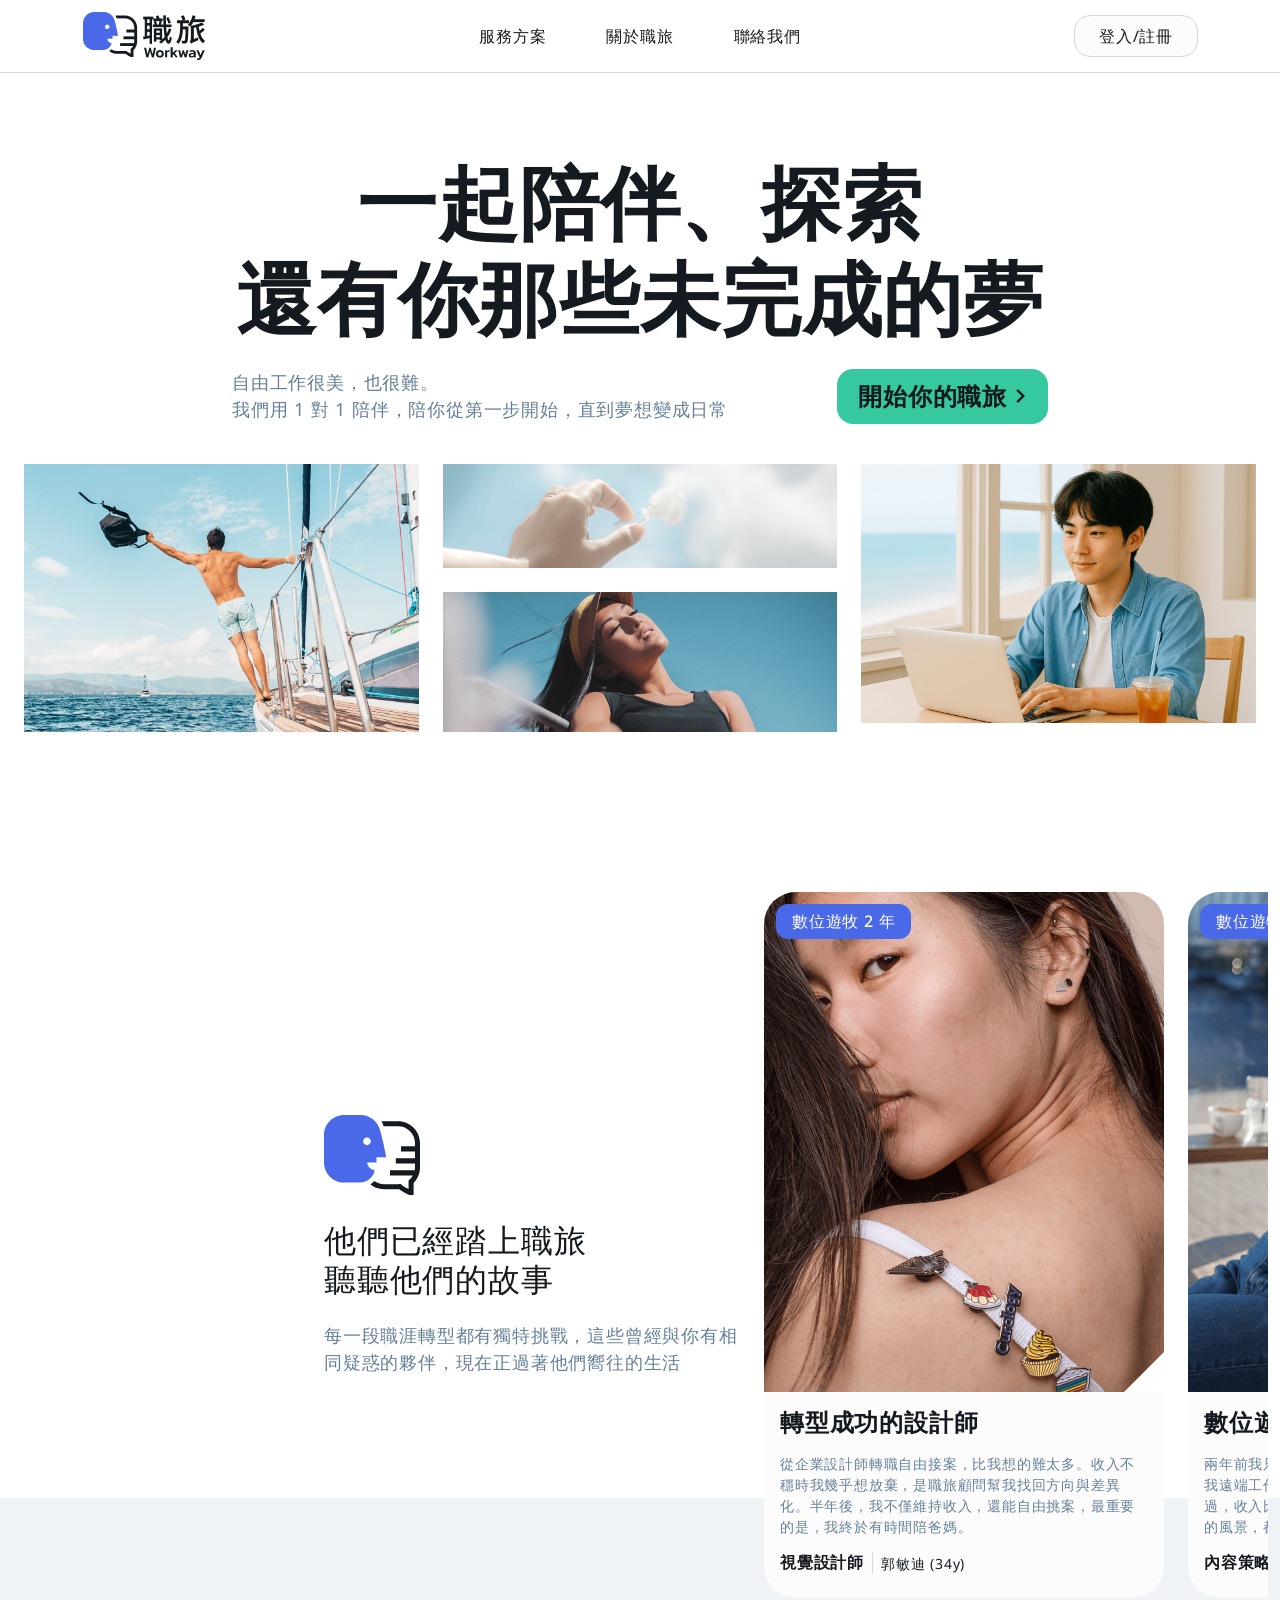
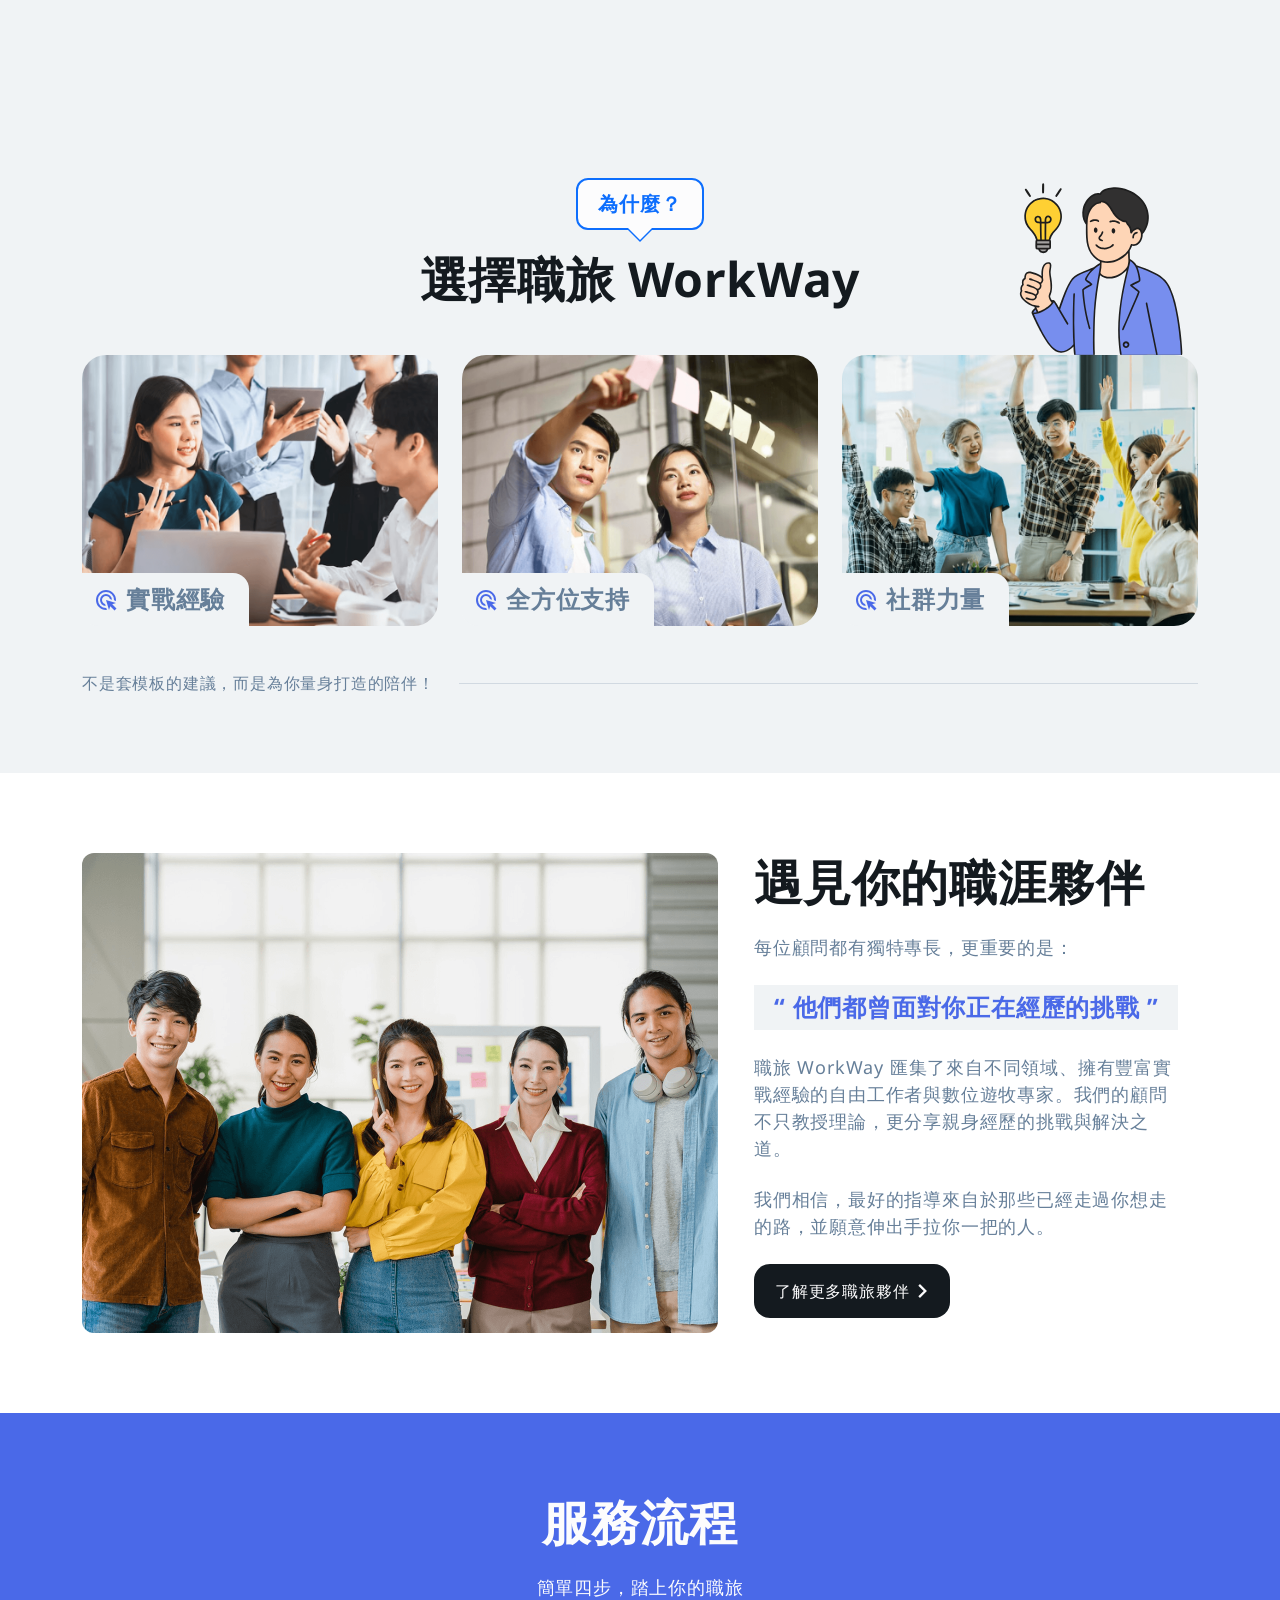
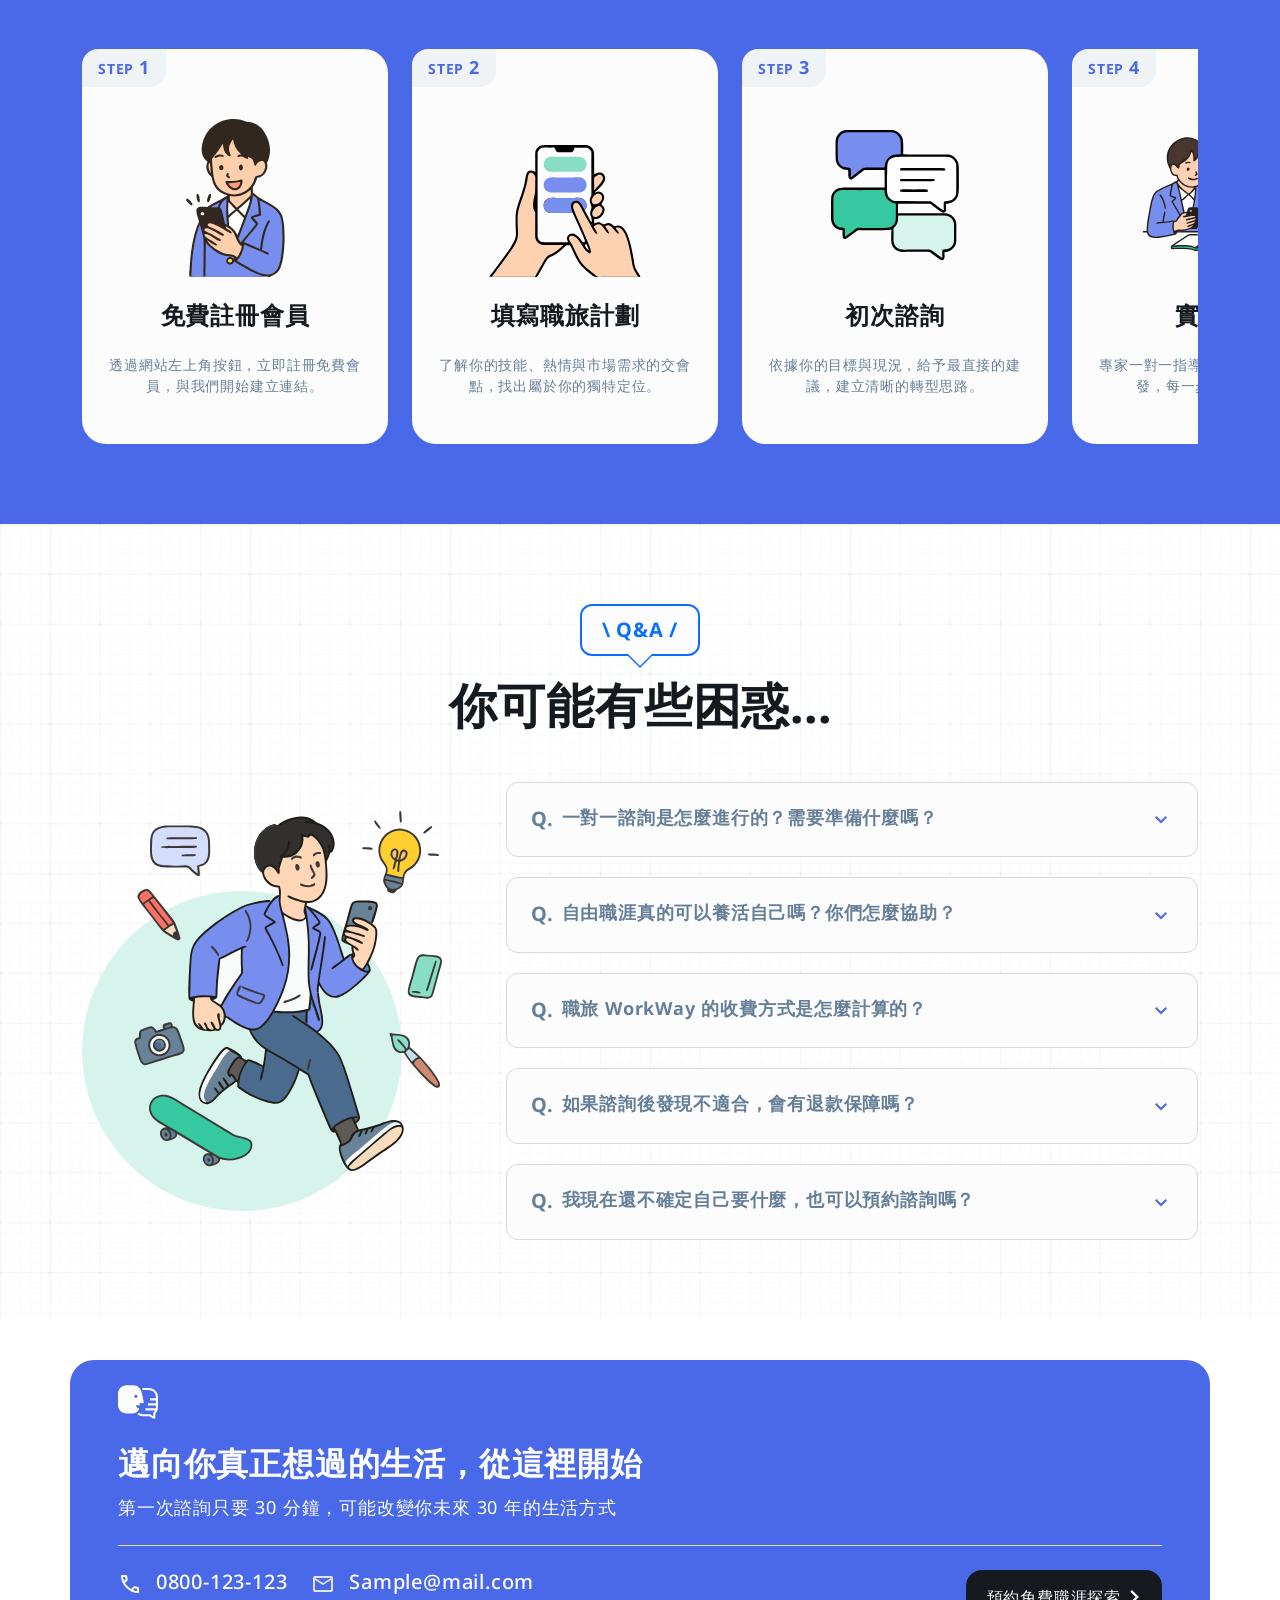
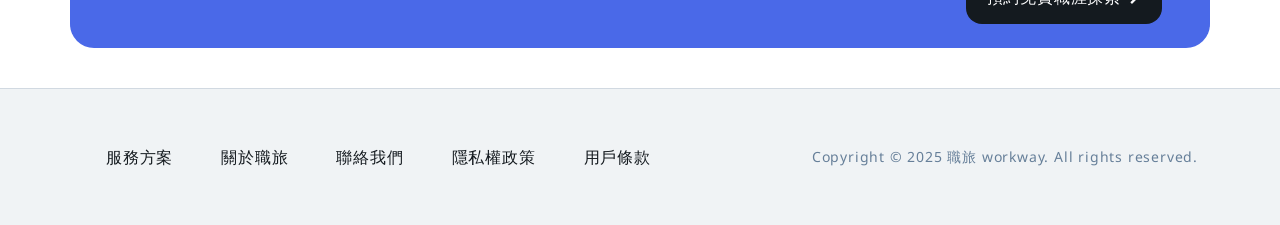
<file: index.html>
<!doctype html>
<html lang="en">
  <head>
    <meta charset="UTF-8" />
    <meta name="viewport" content="width=device-width, initial-scale=1.0" />
    <title>首頁</title>
    <link rel="preconnect" href="https://fonts.googleapis.com" />
    <link rel="preconnect" href="https://fonts.gstatic.com" crossorigin />
    <link
      href="https://fonts.googleapis.com/css2?family=Noto+Sans:ital,wght@0,100..900;1,100..900&display=swap"
      rel="stylesheet"
    />
    <link rel="stylesheet" href="./css/style/all.css" />
  </head>
  <body>
    <header class="py-3 border-bottom border-neutral-85">
      <ul
        class="container list-unstyled d-flex justify-content-between align-items-center"
      >
        <!-- 品牌標誌 -->
        <li>
          <a href="./index.html">
            <img src="./img/logo.png" alt="品牌標誌" />
          </a>
        </li>
        <!-- 選單 -->
        <li class="d-none d-md-flex">
          <nav>
            <ul class="list-unstyled d-flex gap-3">
              <li>
                <a class="py-2 px-6 fw-normal" href="./service.html"
                  >服務方案</a
                >
              </li>
              <li>
                <a class="py-2 px-6" href="./about.html">關於職旅</a>
              </li>
              <li>
                <a class="py-2 px-6" href="./contact.html">聯絡我們</a>
              </li>
            </ul>
          </nav>
        </li>
        <!-- 登入註冊 -->
        <li>
          <a
            class="btn btn-xl px-md-6 px-4 btn-white-filled me-3 me-md-0"
            href="./login.html"
            >登入/註冊</a
          >

          <a class="btn py-3 px-0 border-0 d-md-none" href="./login.html">
            <svg
              xmlns="http://www.w3.org/2000/svg"
              height="24px"
              viewBox="0 -960 960 960"
              width="24px"
              fill="currentColor"
            >
              <path
                d="M120-240v-80h720v80H120Zm0-200v-80h720v80H120Zm0-200v-80h720v80H120Z"
              />
            </svg>
          </a>
        </li>
      </ul>
    </header>
    <main>
      <!-- hero -->
      <section class="py-md-12 py-9 px-md-6 px-3">
        <!-- 標題、標語、CTA -->
        <div class="container max-width-1 px-0 mb-8">
          <!-- 標題 -->
          <div class="mb-6">
            <h2 class="text-center">
              <p class="display-md-1 fs-2 fw-bold lh-1p2">一起陪伴、探索</p>
              <p class="display-md-1 fs-2 fw-bold lh-1p2">
                還有你那些未完成的夢
              </p>
            </h2>
          </div>
          <!-- 標語、CTA -->
          <div
            class="d-flex justify-content-between align-items-center flex-column flex-md-row"
          >
            <!-- 標語 -->
            <div class="mb-md-0 mb-4">
              <p
                class="fs-md-6 text-neutral-50 fw-normal text-md-start text-center"
              >
                自由工作很美，也很難。
              </p>
              <p class="fs-md-6 text-neutral-50 fw-normal">
                我們用 1 對 1 陪伴，陪你從第一步開始，直到夢想變成日常
              </p>
            </div>
            <!-- CTA -->
            <a
              class="btn btn-large btn-green-filled d-flex justify-content-center align-items-center"
              href="./service.html"
            >
              <span class="fs-4 fw-bold lh-1p2">開始你的職旅</span>
              <span>
                <svg
                  xmlns="http://www.w3.org/2000/svg"
                  height="28px"
                  viewBox="0 -960 960 960"
                  width="28px"
                  fill="currentColor"
                >
                  <path
                    d="M504-480 320-664l56-56 240 240-240 240-56-56 184-184Z"
                  />
                </svg>
              </span>
            </a>
          </div>
        </div>
        <!-- 圖片 -->
        <div class="row row-cols-md-3">
          <div class="col d-md-flex d-none">
            <img src="./img/index/hero-1.png" alt="圖片" />
          </div>
          <div class="col d-md-flex d-none">
            <div class="d-flex flex-column gap-6">
              <img src="./img/index/hero-2.png" alt="圖片" />
              <img src="./img/index/hero-3.png" alt="圖片" />
            </div>
          </div>
          <div class="col">
            <img src="./img/index/hero-4.png" alt="圖片" />
          </div>
        </div>
      </section>
      <!-- 故事 -->
      <section class="pt-md-12 pt-9 px-3 px-0">
        <!-- 標誌、標題、說明、卡片 -->
        <div
          class="px-0 ms-xl-13 mb-md-n14 mb-n15 d-flex flex-md-row flex-column gap-6"
        >
          <!-- 標誌、標題、說明 -->
          <div
            class="d-flex flex-column justify-content-center gap-6 max-width-2 flex-shrink-0"
          >
            <!-- 標誌 -->
            <div>
              <img src="./img/logo-icon.svg" alt="品牌標誌" />
            </div>
            <!-- 標題 -->
            <div>
              <h2>
                <p>他們已經踏上職旅</p>
                <p>聽聽他們的故事</p>
              </h2>
            </div>
            <!-- 說明 -->
            <p class="fs-6 text-neutral-50 fw-normal">
              每一段職涯轉型都有獨特挑戰，這些曾經與你有相同疑惑的夥伴，現在正過著他們嚮往的生活
            </p>
          </div>
          <!-- 卡片 -->
          <ul
            class="list-unstyled d-flex gap-md-6 gap-4 max-width-3 flex-nowrap no-scrollbar"
          >
            <li>
              <div class="min-width-sm-1 min-width-2">
                <div class="position-relative">
                  <img
                    class="rounded-top-5"
                    src="./img/index/story-cover-1.png"
                    alt="人物"
                  />
                  <span
                    class="badge text-bg-secondary position-absolute top-12 start-12 radius-2 py-2 px-4 fs-7 fw-medium lh-1p2 bg-brand-primary"
                    >數位遊牧 2 年</span
                  >
                </div>
                <div
                  class="px-4 pt-4 pb-6 d-flex flex-column gap-4 rounded-bottom-5 bg-brand-white"
                >
                  <h3 class="fs-4 fw-bold lh-1p2">轉型成功的設計師</h3>
                  <p class="fs-8 text-neutral-50 fw-normal">
                    從企業設計師轉職自由接案，比我想的難太多。收入不穩時我幾乎想放棄，是職旅顧問幫我找回方向與差異化。半年後，我不僅維持收入，還能自由挑案，最重要的是，我終於有時間陪爸媽。
                  </p>
                  <p class="d-flex gap-2">
                    <span
                      class="fw-bold lh-1p2 border-end border-neutral-85 pe-2"
                      >視覺設計師</span
                    >
                    <span class="fs-8 fw-normal">郭敏迪 (34y)</span>
                  </p>
                </div>
              </div>
            </li>
            <li>
              <div class="min-width-sm-1 min-width-2">
                <div class="position-relative">
                  <img
                    class="rounded-top-5"
                    src="./img/index/story-cover-2.png"
                    alt="人物"
                  />
                  <span
                    class="badge text-bg-secondary position-absolute top-12 start-12 radius-2 py-2 px-4 fs-7 fw-medium lh-1p2 bg-brand-primary"
                    >數位遊牧 2 年</span
                  >
                </div>
                <div
                  class="px-4 pt-4 pb-6 d-flex flex-column gap-4 rounded-bottom-5 bg-brand-white"
                >
                  <h3 class="fs-4 fw-bold lh-1p2">數位遊牧生活實踐者</h3>
                  <p class="fs-8 text-neutral-50 fw-normal">
                    兩年前我只想環遊世界，卻不知道怎麼開始。職旅給了我遠端工作與生活規劃的指導。現在我在五個國家工作過，收入比以前多
                    20%。每次打開電腦，看見窗外不同的風景，都慶幸當初那一個決定。
                  </p>
                  <p class="d-flex gap-2">
                    <span
                      class="fw-bold lh-1p2 border-end border-neutral-85 pe-2"
                      >內容策略師</span
                    >
                    <span class="fs-8 fw-normal">林雨潔 (29y)</span>
                  </p>
                </div>
              </div>
            </li>
            <li>
              <div class="min-width-sm-1 min-width-2">
                <div class="position-relative">
                  <img
                    class="rounded-top-5"
                    src="./img/index/story-cover-3.png"
                    alt="人物"
                  />
                  <span
                    class="badge text-bg-secondary position-absolute top-12 start-12 radius-2 py-2 px-4 fs-7 fw-medium lh-1p2 bg-brand-primary"
                    >數位遊牧 3 年</span
                  >
                </div>
                <div
                  class="px-4 pt-4 pb-6 d-flex flex-column gap-4 rounded-bottom-5 bg-brand-white"
                >
                  <h3 class="fs-4 fw-bold lh-1p2">中年轉型的工程師</h3>
                  <p class="fs-8 text-neutral-50 fw-normal">
                    59
                    歲被裁員時，我以為職涯結束了。職旅顧問不只幫我轉職，更讓我相信自己還有價值。現在我每月穩定接案、收入翻倍。年齡不是限制，只是我還沒找到對的方向。
                  </p>
                  <p class="d-flex gap-2">
                    <span
                      class="fw-bold lh-1p2 border-end border-neutral-85 pe-2"
                      >系統架構顧問</span
                    >
                    <span class="fs-8 fw-normal">張世明 (62y)</span>
                  </p>
                </div>
              </div>
            </li>
            <li>
              <div class="min-width-sm-1 min-width-2">
                <div class="position-relative">
                  <img
                    class="rounded-top-5"
                    src="./img/index/story-cover-4.png"
                    alt="人物"
                  />
                  <span
                    class="badge text-bg-secondary position-absolute top-12 start-12 radius-2 py-2 px-4 fs-7 fw-medium lh-1p2 bg-brand-primary"
                    >數位遊牧 2 年</span
                  >
                </div>
                <div
                  class="px-4 pt-4 pb-6 d-flex flex-column gap-4 rounded-bottom-5 bg-brand-white"
                >
                  <h3 class="fs-4 fw-bold lh-1p2">轉型成功的設計師</h3>
                  <p class="fs-8 text-neutral-50 fw-normal">
                    從企業設計師轉職自由接案，比我想的難太多。收入不穩時我幾乎想放棄，是職旅顧問幫我找回方向與差異化。半年後，我不僅維持收入，還能自由挑案，最重要的是，我終於有時間陪爸媽。
                  </p>
                  <p class="d-flex gap-2">
                    <span
                      class="fw-bold lh-1p2 border-end border-neutral-85 pe-2"
                      >視覺設計師</span
                    >
                    <span class="fs-8 fw-normal">郭敏迪 (34y)</span>
                  </p>
                </div>
              </div>
            </li>
            <li>
              <div class="min-width-sm-1 min-width-2">
                <div class="position-relative">
                  <img
                    class="rounded-top-5"
                    src="./img/index/story-cover-5.png"
                    alt="人物"
                  />
                  <span
                    class="badge text-bg-secondary position-absolute top-12 start-12 radius-2 py-2 px-4 fs-7 fw-medium lh-1p2 bg-brand-primary"
                    >數位遊牧 2 年</span
                  >
                </div>
                <div
                  class="px-4 pt-4 pb-6 d-flex flex-column gap-4 rounded-bottom-5 bg-brand-white"
                >
                  <h3 class="fs-4 fw-bold lh-1p2">轉型成功的設計師</h3>
                  <p class="fs-8 text-neutral-50 fw-normal">
                    從企業設計師轉職自由接案，比我想的難太多。收入不穩時我幾乎想放棄，是職旅顧問幫我找回方向與差異化。半年後，我不僅維持收入，還能自由挑案，最重要的是，我終於有時間陪爸媽。
                  </p>
                  <p class="d-flex gap-2">
                    <span
                      class="fw-bold lh-1p2 border-end border-neutral-85 pe-2"
                      >視覺設計師</span
                    >
                    <span class="fs-8 fw-normal">郭敏迪 (34y)</span>
                  </p>
                </div>
              </div>
            </li>
            <li>
              <div class="min-width-sm-1 min-width-2">
                <div class="position-relative">
                  <img
                    class="rounded-top-5"
                    src="./img/index/story-cover-6.png"
                    alt="人物"
                  />
                  <span
                    class="badge text-bg-secondary position-absolute top-12 start-12 radius-2 py-2 px-4 fs-7 fw-medium lh-1p2 bg-brand-primary"
                    >數位遊牧 2 年</span
                  >
                </div>
                <div
                  class="px-4 pt-4 pb-6 d-flex flex-column gap-4 rounded-bottom-5 bg-brand-white"
                >
                  <h3 class="fs-4 fw-bold lh-1p2">轉型成功的設計師</h3>
                  <p class="fs-8 text-neutral-50 fw-normal">
                    從企業設計師轉職自由接案，比我想的難太多。收入不穩時我幾乎想放棄，是職旅顧問幫我找回方向與差異化。半年後，我不僅維持收入，還能自由挑案，最重要的是，我終於有時間陪爸媽。
                  </p>
                  <p class="d-flex gap-2">
                    <span
                      class="fw-bold lh-1p2 border-end border-neutral-85 pe-2"
                      >視覺設計師</span
                    >
                    <span class="fs-8 fw-normal">郭敏迪 (34y)</span>
                  </p>
                </div>
              </div>
            </li>
          </ul>
        </div>
      </section>
      <!-- 裝飾背景 -->
      <section class="bg-neutral-95 py-14"></section>
      <!-- 選擇我們 -->
      <section class="py-md-12 py-9 bg-neutral-95">
        <div class="container">
          <!-- 泡泡、標題  -->
          <div class="mb-md-9 mb-6 d-flex flex-column align-items-center gap-5">
            <!-- 泡泡 -->
            <div
              class="position-relative py-3 px-5 fs-5 text-primary fw-bold lh-1p2 bg-brand-white border border-primary border-2 radius-2"
            >
              為什麼？
              <span
                class="position-absolute top-100 start-50 translate-middle-x bubble-arrow"
              ></span>
            </div>
            <!-- 標題  -->
            <h2 class="fs-1 text-brand-black fw-bold lh-1p2 text-center">
              選擇職旅 WorkWay
            </h2>
          </div>
          <!-- 卡片 -->
          <div class="position-relative mb-md-9 mb-6">
            <ul
              class="list-unstyled d-flex flex-md-row flex-column gap-md-6 gap-4"
            >
              <li>
                <a class="position-relative radius-4" href="./about.html">
                  <!-- 圖片 -->
                  <img
                    class="radius-4"
                    src="./img/index/adv-1.png"
                    alt="情境圖"
                  />
                  <!-- 標籤 -->
                  <span
                    class="position-absolute bottom-0 start-0 py-3 ps-3 pe-6 bg-neutral-95 d-flex justify-content-center align-items-center gap-2 radius-top-end radius-bottom-start"
                  >
                    <!-- 符號 -->
                    <span>
                      <svg
                        class="text-primary-60"
                        xmlns="http://www.w3.org/2000/svg"
                        height="24px"
                        viewBox="0 -960 960 960"
                        width="24px"
                        fill="currentColor"
                      >
                        <path
                          d="M468-240q-96-5-162-74t-66-166q0-100 70-170t170-70q97 0 166 66t74 162l-84-25q-13-54-56-88.5T480-640q-66 0-113 47t-47 113q0 57 34.5 100t88.5 56l25 84Zm48 158q-9 2-18 2h-18q-83 0-156-31.5T197-197q-54-54-85.5-127T80-480q0-83 31.5-156T197-763q54-54 127-85.5T480-880q83 0 156 31.5T763-763q54 54 85.5 127T880-480v18q0 9-2 18l-78-24v-12q0-134-93-227t-227-93q-134 0-227 93t-93 227q0 134 93 227t227 93h12l24 78Zm305 22L650-231 600-80 480-480l400 120-151 50 171 171-79 79Z"
                        />
                      </svg>
                    </span>
                    <!-- 文字 -->
                    <span class="fs-4 text-neutral-50 fw-bold lh-1p2"
                      >實戰經驗</span
                    >
                  </span>
                </a>
              </li>
              <li>
                <a class="position-relative radius-4" href="./about.html">
                  <!-- 圖片 -->
                  <img
                    class="radius-4"
                    src="./img/index/adv-2.png"
                    alt="情境圖"
                  />
                  <!-- 標籤 -->
                  <span
                    class="position-absolute bottom-0 start-0 py-3 ps-3 pe-6 bg-neutral-95 d-flex justify-content-center align-items-center gap-2 radius-top-end radius-bottom-start"
                  >
                    <!-- 符號 -->
                    <span>
                      <svg
                        class="text-primary-60"
                        xmlns="http://www.w3.org/2000/svg"
                        height="24px"
                        viewBox="0 -960 960 960"
                        width="24px"
                        fill="currentColor"
                      >
                        <path
                          d="M468-240q-96-5-162-74t-66-166q0-100 70-170t170-70q97 0 166 66t74 162l-84-25q-13-54-56-88.5T480-640q-66 0-113 47t-47 113q0 57 34.5 100t88.5 56l25 84Zm48 158q-9 2-18 2h-18q-83 0-156-31.5T197-197q-54-54-85.5-127T80-480q0-83 31.5-156T197-763q54-54 127-85.5T480-880q83 0 156 31.5T763-763q54 54 85.5 127T880-480v18q0 9-2 18l-78-24v-12q0-134-93-227t-227-93q-134 0-227 93t-93 227q0 134 93 227t227 93h12l24 78Zm305 22L650-231 600-80 480-480l400 120-151 50 171 171-79 79Z"
                        />
                      </svg>
                    </span>
                    <!-- 文字 -->
                    <span class="fs-4 text-neutral-50 fw-bold lh-1p2"
                      >全方位支持</span
                    >
                  </span>
                </a>
              </li>
              <li>
                <a class="position-relative radius-4" href="./about.html">
                  <!-- 圖片 -->
                  <img
                    class="radius-4"
                    src="./img/index/adv-3.png"
                    alt="情境圖"
                  />
                  <!-- 標籤 -->
                  <span
                    class="position-absolute bottom-0 start-0 py-3 ps-3 pe-6 bg-neutral-95 d-flex justify-content-center align-items-center gap-2 radius-top-end radius-bottom-start"
                  >
                    <!-- 符號 -->
                    <span>
                      <svg
                        class="text-primary-60"
                        xmlns="http://www.w3.org/2000/svg"
                        height="24px"
                        viewBox="0 -960 960 960"
                        width="24px"
                        fill="currentColor"
                      >
                        <path
                          d="M468-240q-96-5-162-74t-66-166q0-100 70-170t170-70q97 0 166 66t74 162l-84-25q-13-54-56-88.5T480-640q-66 0-113 47t-47 113q0 57 34.5 100t88.5 56l25 84Zm48 158q-9 2-18 2h-18q-83 0-156-31.5T197-197q-54-54-85.5-127T80-480q0-83 31.5-156T197-763q54-54 127-85.5T480-880q83 0 156 31.5T763-763q54 54 85.5 127T880-480v18q0 9-2 18l-78-24v-12q0-134-93-227t-227-93q-134 0-227 93t-93 227q0 134 93 227t227 93h12l24 78Zm305 22L650-231 600-80 480-480l400 120-151 50 171 171-79 79Z"
                        />
                      </svg>
                    </span>
                    <!-- 文字 -->
                    <span class="fs-4 text-neutral-50 fw-bold lh-1p2"
                      >社群力量</span
                    >
                  </span>
                </a>
              </li>
            </ul>
            <!-- 插圖 -->
            <div
              class="col position-absolute bottom-100 end-0 mb-n3 d-none d-lg-block"
            >
              <img
                class="text-end"
                src="./img/index/adv-vectors.svg"
                alt="插圖"
              />
            </div>
          </div>
          <!-- 標語 -->
          <div class="d-flex align-items-center gap-6">
            <p class="text-neutral-50 fw-medium lh-1p2">
              不是套模板的建議，而是為你量身打造的陪伴！
            </p>
            <div class="border-bottom flex-grow-1 border-neutral-85"></div>
          </div>
        </div>
      </section>
      <!-- 了解更多 -->
      <section class="py-sm-12 py-9">
        <div class="container d-flex flex-lg-row flex-column gap-6">
          <!-- 圖片 -->
          <img
            class="max-width-4 radius-2"
            src="./img/index/team.png"
            alt="團隊照"
          />
          <!-- 說明、CTA -->
          <div class="px-xl-3 d-flex flex-column gap-xl-6 gap-4">
            <!-- 主題 -->
            <h2
              class="fs-xl-1 fs-2 text-neutral-10 fw-bold lh-1p2 text-sm-start text-center"
            >
              遇見你的職涯夥伴
            </h2>
            <!-- 說明 -->
            <div class="d-flex flex-column align-items-start gap-xl-6 gap-4">
              <p class="fs-6 text-neutral-50 fw-normal">
                每位顧問都有獨特專長，更重要的是：
              </p>
              <div class="bg-neutral-95 py-2 px-5">
                <p class="fs-4 text-brand-primary fw-bold lh-1p2">
                  “ 他們都曾面對你正在經歷的挑戰 ”
                </p>
              </div>
              <p class="fs-6 text-neutral-50 fw-normal">
                職旅 WorkWay
                匯集了來自不同領域、擁有豐富實戰經驗的自由工作者與數位遊牧專家。我們的顧問不只教授理論，更分享親身經歷的挑戰與解決之道。
              </p>
              <p class="fs-6 text-neutral-50 fw-normal">
                我們相信，最好的指導來自於那些已經走過你想走的路，並願意伸出手拉你一把的人。
              </p>
            </div>
            <!-- CTA -->
            <a
              class="btn btn-large btn-black-filled d-flex justify-content-center align-items-center align-self-sm-start align-self-center"
              href="./about.html"
            >
              <span class="fs-7 fw-normal">了解更多職旅夥伴</span>
              <span>
                <svg
                  xmlns="http://www.w3.org/2000/svg"
                  height="28px"
                  viewBox="0 -960 960 960"
                  width="28px"
                  fill="currentColor"
                >
                  <path
                    d="M504-480 320-664l56-56 240 240-240 240-56-56 184-184Z"
                  />
                </svg>
              </span>
            </a>
          </div>
        </div>
      </section>
      <!-- 服務流程 -->
      <section class="py-12 bg-brand-primary">
        <div class="container">
          <!-- 標題 -->
          <div class="text-center mb-9">
            <div class="mb-6">
              <h2 class="fs-1 text-brand-white fw-bold lh-1p2">服務流程</h2>
            </div>
            <p class="fs-6 text-brand-white fw-normal">
              簡單四步，踏上你的職旅
            </p>
          </div>
          <!-- 卡片 -->
          <ul
            class="list-unstyled d-flex gap-lg-6 gap-4 no-scrollbar flex-nowrap no-scrollbar"
          >
            <li class="d-flex align-items-stretch flex-shrink-0">
              <div
                class="px-lg-6 px-4 pt-10 pb-9 d-flex flex-column justify-content-center align-items-center gap-lg-6 gap-4 text-center bg-brand-white radius-4 position-relative max-width-10"
              >
                <img src="./img/index/serve-1.svg" alt="插圖" />
                <h3 class="fs-4 text-brand-black fw-bold lh-1p2">
                  免費註冊會員
                </h3>
                <p class="fs-8 text-neutral-50 fw-normal">
                  透過網站左上角按鈕，立即註冊免費會員，與我們開始建立連結。
                </p>
                <span
                  class="position-absolute top-0 start-0 py-2 px-4 bg-neutral-95 fs-8 text-primary-60 fw-bold lh-1p2 radius-top-start radius-bottom-end"
                  >STEP
                  <span class="fs-6">1</span>
                </span>
              </div>
            </li>
            <li class="d-flex align-items-stretch flex-shrink-0">
              <div
                class="px-lg-6 px-4 pt-10 pb-9 d-flex flex-column justify-content-center align-items-center gap-lg-6 gap-4 text-center bg-brand-white radius-4 position-relative max-width-10"
              >
                <img src="./img/index/serve-2.svg" alt="插圖" />
                <h3 class="fs-4 text-brand-black fw-bold lh-1p2">
                  填寫職旅計劃
                </h3>
                <p class="fs-8 text-neutral-50 fw-normal">
                  了解你的技能、熱情與市場需求的交會點，找出屬於你的獨特定位。
                </p>
                <span
                  class="position-absolute top-0 start-0 py-2 px-4 bg-neutral-95 fs-8 text-primary-60 fw-bold lh-1p2 radius-top-start radius-bottom-end"
                  >STEP
                  <span class="fs-6">2</span>
                </span>
              </div>
            </li>
            <li class="d-flex align-items-stretch flex-shrink-0">
              <div
                class="px-lg-6 px-4 pt-10 pb-9 d-flex flex-column justify-content-center align-items-center gap-lg-6 gap-4 text-center bg-brand-white radius-4 position-relative max-width-10"
              >
                <img src="./img/index/serve-3.svg" alt="插圖" />
                <h3 class="fs-4 text-brand-black fw-bold lh-1p2">初次諮詢</h3>
                <p class="fs-8 text-neutral-50 fw-normal">
                  依據你的目標與現況，給予最直接的建議，建立清晰的轉型思路。
                </p>
                <span
                  class="position-absolute top-0 start-0 py-2 px-4 bg-neutral-95 fs-8 text-primary-60 fw-bold lh-1p2 radius-top-start radius-bottom-end"
                  >STEP
                  <span class="fs-6">3</span>
                </span>
              </div>
            </li>
            <li class="d-flex align-items-stretch flex-shrink-0">
              <div
                class="px-lg-6 px-4 pt-10 pb-9 d-flex flex-column justify-content-center align-items-center gap-lg-6 gap-4 text-center bg-brand-white radius-4 position-relative max-width-10"
              >
                <img src="./img/index/serve-4.svg" alt="插圖" />
                <h3 class="fs-4 text-brand-black fw-bold lh-1p2">實戰指導</h3>
                <p class="fs-8 text-neutral-50 fw-normal">
                  專家一對一指導，從品牌建立到客戶開發，每一步都有明確方向。
                </p>
                <span
                  class="position-absolute top-0 start-0 py-2 px-4 bg-neutral-95 fs-8 text-primary-60 fw-bold lh-1p2 radius-top-start radius-bottom-end"
                  >STEP
                  <span class="fs-6">4</span>
                </span>
              </div>
            </li>
          </ul>
        </div>
      </section>
      <!-- QA -->
      <section class="py-md-12 py-9 bg-1">
        <div class="container">
          <!-- 泡泡、標題  -->
          <div class="mb-md-9 mb-6 d-flex flex-column align-items-center gap-5">
            <!-- 泡泡 -->
            <div
              class="position-relative py-3 px-5 fs-5 text-primary fw-bold lh-1p2 bg-brand-white border border-primary border-2 radius-2"
            >
              \ Q&A /
              <span
                class="position-absolute top-100 start-50 translate-middle-x bubble-arrow"
              ></span>
            </div>
            <!-- 標題  -->
            <h2 class="fs-1 text-brand-black fw-bold lh-1p2">
              你可能有些困惑...
            </h2>
          </div>
          <!-- 清單 -->
          <div class="d-flex flex-lg-row flex-column gap-lg-6 gap-4">
            <img class="d-md-flex d-none" src="./img/index/qa.svg" alt="插圖" />
            <ul class="list-unstyled d-flex flex-column gap-5 flex-grow-1">
              <li class="p-6 bg-brand-white border border-neutral-85 radius-2">
                <button
                  class="btn fs-5 text-neutral-50 fw-bold lh-1p2 p-0 border-0 d-flex w-100 qa-btn"
                  type="button"
                  data-bs-toggle="collapse"
                  data-bs-target="#collapseQA1"
                  aria-expanded="false"
                  aria-controls="collapseExample"
                >
                  <div class="me-2">Q.</div>
                  <div class="fs-6 text-start">
                    一對一諮詢是怎麼進行的？需要準備什麼嗎？
                  </div>
                  <div class="ms-auto qa-arrow">
                    <svg
                      xmlns="http://www.w3.org/2000/svg"
                      height="24px"
                      viewBox="0 -960 960 960"
                      width="24px"
                      fill="#4A69E8"
                    >
                      <path
                        d="M480-344 240-584l56-56 184 184 184-184 56 56-240 240Z"
                      />
                    </svg>
                  </div>
                </button>
                <div class="collapse" id="collapseQA1">
                  <div class="border-top mt-4 pt-4 d-flex">
                    <span
                      class="fs-5 text-brand-primary fw-bold fw-bold lh-1p2 me-2"
                      >A.</span
                    >
                    <span class="fs-8 fw-normal">
                      諮詢通常採 Google Meet 或 Zoom，時長約 30
                      分鐘。我們建議你在預約前先簡單整理目前的狀態、遇到的困難、或想達成的目標。如果你不確定，顧問也會從對話中引導你探索，無需擔心準備不夠。
                    </span>
                  </div>
                </div>
              </li>
              <li class="p-6 bg-brand-white border border-neutral-85 radius-2">
                <button
                  class="btn fs-5 text-neutral-50 fw-bold lh-1p2 p-0 border-0 d-flex w-100 qa-btn"
                  type="button"
                  data-bs-toggle="collapse"
                  data-bs-target="#collapseQA2"
                  aria-expanded="false"
                  aria-controls="collapseExample"
                >
                  <div class="me-2">Q.</div>
                  <div class="fs-6 text-start">
                    自由職涯真的可以養活自己嗎？你們怎麼協助？
                  </div>

                  <div class="ms-auto qa-arrow">
                    <svg
                      xmlns="http://www.w3.org/2000/svg"
                      height="24px"
                      viewBox="0 -960 960 960"
                      width="24px"
                      fill="#4A69E8"
                    >
                      <path
                        d="M480-344 240-584l56-56 184 184 184-184 56 56-240 240Z"
                      />
                    </svg>
                  </div>
                </button>
                <div class="collapse" id="collapseQA2">
                  <div class="border-top mt-4 pt-4 d-flex">
                    <span
                      class="fs-5 text-brand-primary fw-bold fw-bold lh-1p2 me-2"
                      >A.</span
                    >
                    <span class="fs-8 fw-normal">
                      自由職涯可以養活自己，但需要有策略與持續調整。WorkWay
                      顧問會根據你的專業、興趣、可投入時間，設計客製化的變現路徑，例如自由接案、產品化服務、遠端職位申請等，同時協助你管理初期財務風險，避免因壓力過大中途放棄。
                    </span>
                  </div>
                </div>
              </li>
              <li class="p-6 bg-brand-white border border-neutral-85 radius-2">
                <button
                  class="btn fs-5 text-neutral-50 fw-bold lh-1p2 p-0 border-0 d-flex w-100 qa-btn"
                  type="button"
                  data-bs-toggle="collapse"
                  data-bs-target="#collapseQA3"
                  aria-expanded="false"
                  aria-controls="collapseExample"
                >
                  <div class="me-2">Q.</div>
                  <div class="fs-6 text-start">
                    職旅 WorkWay 的收費方式是怎麼計算的？
                  </div>
                  <div class="ms-auto qa-arrow">
                    <svg
                      xmlns="http://www.w3.org/2000/svg"
                      height="24px"
                      viewBox="0 -960 960 960"
                      width="24px"
                      fill="#4A69E8"
                    >
                      <path
                        d="M480-344 240-584l56-56 184 184 184-184 56 56-240 240Z"
                      />
                    </svg>
                  </div>
                </button>
                <div class="collapse" id="collapseQA3">
                  <div class="border-top mt-4 pt-4 d-flex">
                    <span
                      class="fs-5 text-brand-primary fw-bold fw-bold lh-1p2 me-2"
                      >A.</span
                    >
                    <span class="fs-8 fw-normal">
                      我們提供單次諮詢、短期方案（例如 3
                      次輔導包）、或專案長期陪跑計畫。每種方案都標示清楚金額與包含內容，無強制綁約或推銷額外商品。選擇前，我們也會依照你的需求與預算一起討論最適合的安排。
                    </span>
                  </div>
                </div>
              </li>
              <li class="p-6 bg-brand-white border border-neutral-85 radius-2">
                <button
                  class="btn fs-5 text-neutral-50 fw-bold lh-1p2 p-0 border-0 d-flex w-100 qa-btn"
                  type="button"
                  data-bs-toggle="collapse"
                  data-bs-target="#collapseQA4"
                  aria-expanded="false"
                  aria-controls="collapseExample"
                >
                  <div class="me-2">Q.</div>
                  <div class="fs-6 text-start">
                    如果諮詢後發現不適合，會有退款保障嗎？
                  </div>
                  <div class="ms-auto qa-arrow">
                    <svg
                      xmlns="http://www.w3.org/2000/svg"
                      height="24px"
                      viewBox="0 -960 960 960"
                      width="24px"
                      fill="#4A69E8"
                    >
                      <path
                        d="M480-344 240-584l56-56 184 184 184-184 56 56-240 240Z"
                      />
                    </svg>
                  </div>
                </button>
                <div class="collapse" id="collapseQA4">
                  <div class="border-top mt-4 pt-4 d-flex">
                    <span
                      class="fs-5 text-brand-primary fw-bold fw-bold lh-1p2 me-2"
                      >A.</span
                    >
                    <span class="fs-8 fw-normal">
                      WorkWay
                      對每一位學員負責。如果你在第一次完整諮詢結束後，覺得方向不符合期待，可在
                      3
                      日內申請退款。我們也提供一次更換顧問的機會，確保你找到最適合自己的陪伴者。
                    </span>
                  </div>
                </div>
              </li>
              <li class="p-6 bg-brand-white border border-neutral-85 radius-2">
                <button
                  class="btn fs-5 text-neutral-50 fw-bold lh-1p2 p-0 border-0 d-flex w-100 qa-btn"
                  type="button"
                  data-bs-toggle="collapse"
                  data-bs-target="#collapseQA5"
                  aria-expanded="false"
                  aria-controls="collapseExample"
                >
                  <div class="me-2">Q.</div>
                  <div class="fs-6 text-start">
                    我現在還不確定自己要什麼，也可以預約諮詢嗎？
                  </div>
                  <div class="ms-auto qa-arrow">
                    <svg
                      xmlns="http://www.w3.org/2000/svg"
                      height="24px"
                      viewBox="0 -960 960 960"
                      width="24px"
                      fill="#4A69E8"
                    >
                      <path
                        d="M480-344 240-584l56-56 184 184 184-184 56 56-240 240Z"
                      />
                    </svg>
                  </div>
                </button>
                <div class="collapse" id="collapseQA5">
                  <div class="border-top mt-4 pt-4 d-flex">
                    <span
                      class="fs-5 text-brand-primary fw-bold fw-bold lh-1p2 me-2"
                      >A.</span
                    >
                    <span class="fs-8 fw-normal">
                      很多人來找 WorkWay
                      時，其實也處於迷惘期。我們的一對一諮詢設計，就是從理解你的人生目標、價值觀與現實條件開始，逐步協助你釐清想要的生活方式與可能路徑。你不需要有答案，只需要願意開始對話。
                    </span>
                  </div>
                </div>
              </li>
            </ul>
          </div>
        </div>
      </section>
      <!-- 預約 -->
      <section class="py-8 px-4 px-sm-0">
        <div
          class="container py-md-6 py-4 px-sm-9 px-6 bg-brand-primary radius-4"
        >
          <!-- 標誌、標題、標語 -->
          <div class="pb-6 mb-6 border-bottom">
            <!-- 標誌 -->
            <div class="mb-6">
              <svg
                width="40"
                height="36"
                viewBox="0 0 96 84"
                fill="none"
                xmlns="http://www.w3.org/2000/svg"
              >
                <path
                  d="M74.1289 8.19861C86.2078 8.19861 95.9999 17.9986 96 30.0873V54.3353L95.998 54.6371C95.9179 60.552 93.491 65.9027 89.6133 69.7933V82.0004H87.0967C86.119 82.0003 85.0865 81.719 84.167 81.3842C83.2024 81.0328 82.1563 80.5446 81.0918 79.975C79.2139 78.97 77.1625 77.6477 75.2236 76.1957C74.9491 76.2094 74.673 76.2187 74.3955 76.222L74.1289 76.224H60C54.8961 76.2239 50.2015 74.4723 46.4805 71.5394C47.9663 70.5009 49.2118 69.2986 50.2256 68.057C52.9816 70.0269 56.3552 71.1868 60 71.1869H74.1289L74.334 71.1859C74.8114 71.1801 75.2852 71.1546 75.7539 71.1097L76.75 71.014L77.5391 71.6293C79.5009 73.1587 81.6153 74.5443 83.4639 75.5336C83.8555 75.7432 84.2296 75.9309 84.5811 76.097V67.5961L85.4102 66.8461C86.805 65.5853 87.9865 64.0951 88.8975 62.4359H66V57.2054H90.7246C90.8718 56.3467 90.9547 55.4658 90.9668 54.5677L90.9678 54.3353V50.4261H71.8066V45.1967H90.9678V38.4164H77.0332V33.1869H90.9678V30.0873C90.9677 20.7801 83.4286 13.2347 74.1289 13.2347H60C59.8871 13.2347 59.7745 13.2364 59.6621 13.2386C59.1363 11.5113 58.4152 9.86934 57.5244 8.33826C58.337 8.24662 59.163 8.19862 60 8.19861H74.1289Z"
                  fill="#FCFCFD"
                />
                <path
                  d="M36.5801 2C46.2723 2 54.3644 8.85589 56.2793 17.9863C59.0886 27.4206 62.3061 44.2399 62.3223 44.3242H52.4512V49.5547H43.1611C43.1612 52.7508 46.3763 57.1387 50.6143 57.1387C50.6143 60.6253 45.7158 69.6024 35.0322 69.6025H20.1289C9.01212 69.6025 0.000168115 60.5838 0 49.458V22.1455C0 11.0196 9.01202 2 20.1289 2H36.5801ZM42.9668 24.4697C40.8291 24.4699 39.0967 26.2043 39.0967 28.3438C39.0967 30.4832 40.8291 32.2176 42.9668 32.2178C45.1047 32.2178 46.8379 30.4834 46.8379 28.3438C46.8378 26.2042 45.1046 24.4697 42.9668 24.4697Z"
                  fill="#FCFCFD"
                />
              </svg>
            </div>
            <!-- 標題 -->
            <div class="mb-3">
              <h2 class="fs-2 text-brand-white fw-bold lh-1p2">
                邁向你真正想過的生活，從這裡開始
              </h2>
            </div>
            <!-- 標語 -->
            <p class="fs-6 text-brand-white fw-normal">
              第一次諮詢只要 30 分鐘，可能改變你未來 30 年的生活方式
            </p>
          </div>
          <!-- 電話、email、CTA -->
          <div
            class="d-flex justify-content-between flex-md-row flex-column gap-6 gap-md-0"
          >
            <!-- 電話、email -->
            <span class="d-flex flex-column flex-lg-row gap-lg-0 gap-4">
              <!-- 電話 -->
              <span class="me-6 fs-5 text-brand-white fw-medium lh-1p2">
                <span class="me-2">
                  <svg
                    xmlns="http://www.w3.org/2000/svg"
                    height="24px"
                    viewBox="0 -960 960 960"
                    width="24px"
                    fill="currentColor"
                  >
                    <path
                      d="M798-120q-125 0-247-54.5T329-329Q229-429 174.5-551T120-798q0-18 12-30t30-12h162q14 0 25 9.5t13 22.5l26 140q2 16-1 27t-11 19l-97 98q20 37 47.5 71.5T387-386q31 31 65 57.5t72 48.5l94-94q9-9 23.5-13.5T670-390l138 28q14 4 23 14.5t9 23.5v162q0 18-12 30t-30 12ZM241-600l66-66-17-94h-89q5 41 14 81t26 79Zm358 358q39 17 79.5 27t81.5 13v-88l-94-19-67 67ZM241-600Zm358 358Z"
                    />
                  </svg>
                </span>
                <span>0800-123-123</span>
              </span>
              <!-- email -->
              <span class="me-6 fs-5 text-brand-white fw-medium lh-1p2">
                <span class="me-2">
                  <svg
                    xmlns="http://www.w3.org/2000/svg"
                    height="24px"
                    viewBox="0 -960 960 960"
                    width="24px"
                    fill="#e3e3e3"
                  >
                    <path
                      d="M160-160q-33 0-56.5-23.5T80-240v-480q0-33 23.5-56.5T160-800h640q33 0 56.5 23.5T880-720v480q0 33-23.5 56.5T800-160H160Zm320-280L160-640v400h640v-400L480-440Zm0-80 320-200H160l320 200ZM160-640v-80 480-400Z"
                    />
                  </svg>
                </span>
                <span>Sample@mail.com</span>
              </span>
            </span>
            <!-- CTA -->
            <a
              class="btn btn-large btn-black-filled d-flex justify-content-center align-items-center flex-grow-0 align-self-start"
              href="./contact.html"
            >
              <span class="fs-7 fw-normal">預約免費職涯探索</span>
              <span>
                <svg
                  xmlns="http://www.w3.org/2000/svg"
                  height="28px"
                  viewBox="0 -960 960 960"
                  width="28px"
                  fill="currentColor"
                >
                  <path
                    d="M504-480 320-664l56-56 240 240-240 240-56-56 184-184Z"
                  />
                </svg>
              </span>
            </a>
          </div>
        </div>
      </section>
    </main>
    <footer class="py-sm-9 py-6 bg-neutral-95 border-top border-neutral-85">
      <!-- 選單、版權 -->
      <ul
        class="list-unstyled container d-flex justify-content-between align-items-center flex-xl-row flex-column gap-2 gap-sm-0"
      >
        <!-- 選單 -->
        <li>
          <ul
            class="list-unstyled d-flex justify-content-sm-between justify-content-center flex-wrap gap-2 gap-sm-0"
          >
            <li class="flex-shrink-0">
              <a
                class="py-2 px-sm-6 px-4 fw-normal fw-normal"
                href="./service.html"
                >服務方案</a
              >
            </li>
            <li class="flex-shrink-0">
              <a class="py-2 px-6 fw-normal" href="./about.html">關於職旅</a>
            </li>
            <li class="flex-shrink-0">
              <a class="py-2 px-6 fw-normal" href="./contact.html">聯絡我們</a>
            </li>
            <li class="flex-shrink-0">
              <a class="py-2 px-6 fw-normal" href="./policy.html">隱私權政策</a>
            </li>
            <li class="flex-shrink-0">
              <a class="py-2 px-6 fw-normal" href="./agreement.html"
                >用戶條款</a
              >
            </li>
          </ul>
        </li>
        <!-- 版權 -->
        <li class="fs-8 text-neutral-50">
          Copyright © 2025 職旅 workway. All rights reserved.
        </li>
      </ul>
    </footer>
    <script src="./modules/bootstrap-5.3.8/dist/js/bootstrap.bundle.min.js"></script>
  </body>
</html>
</file>
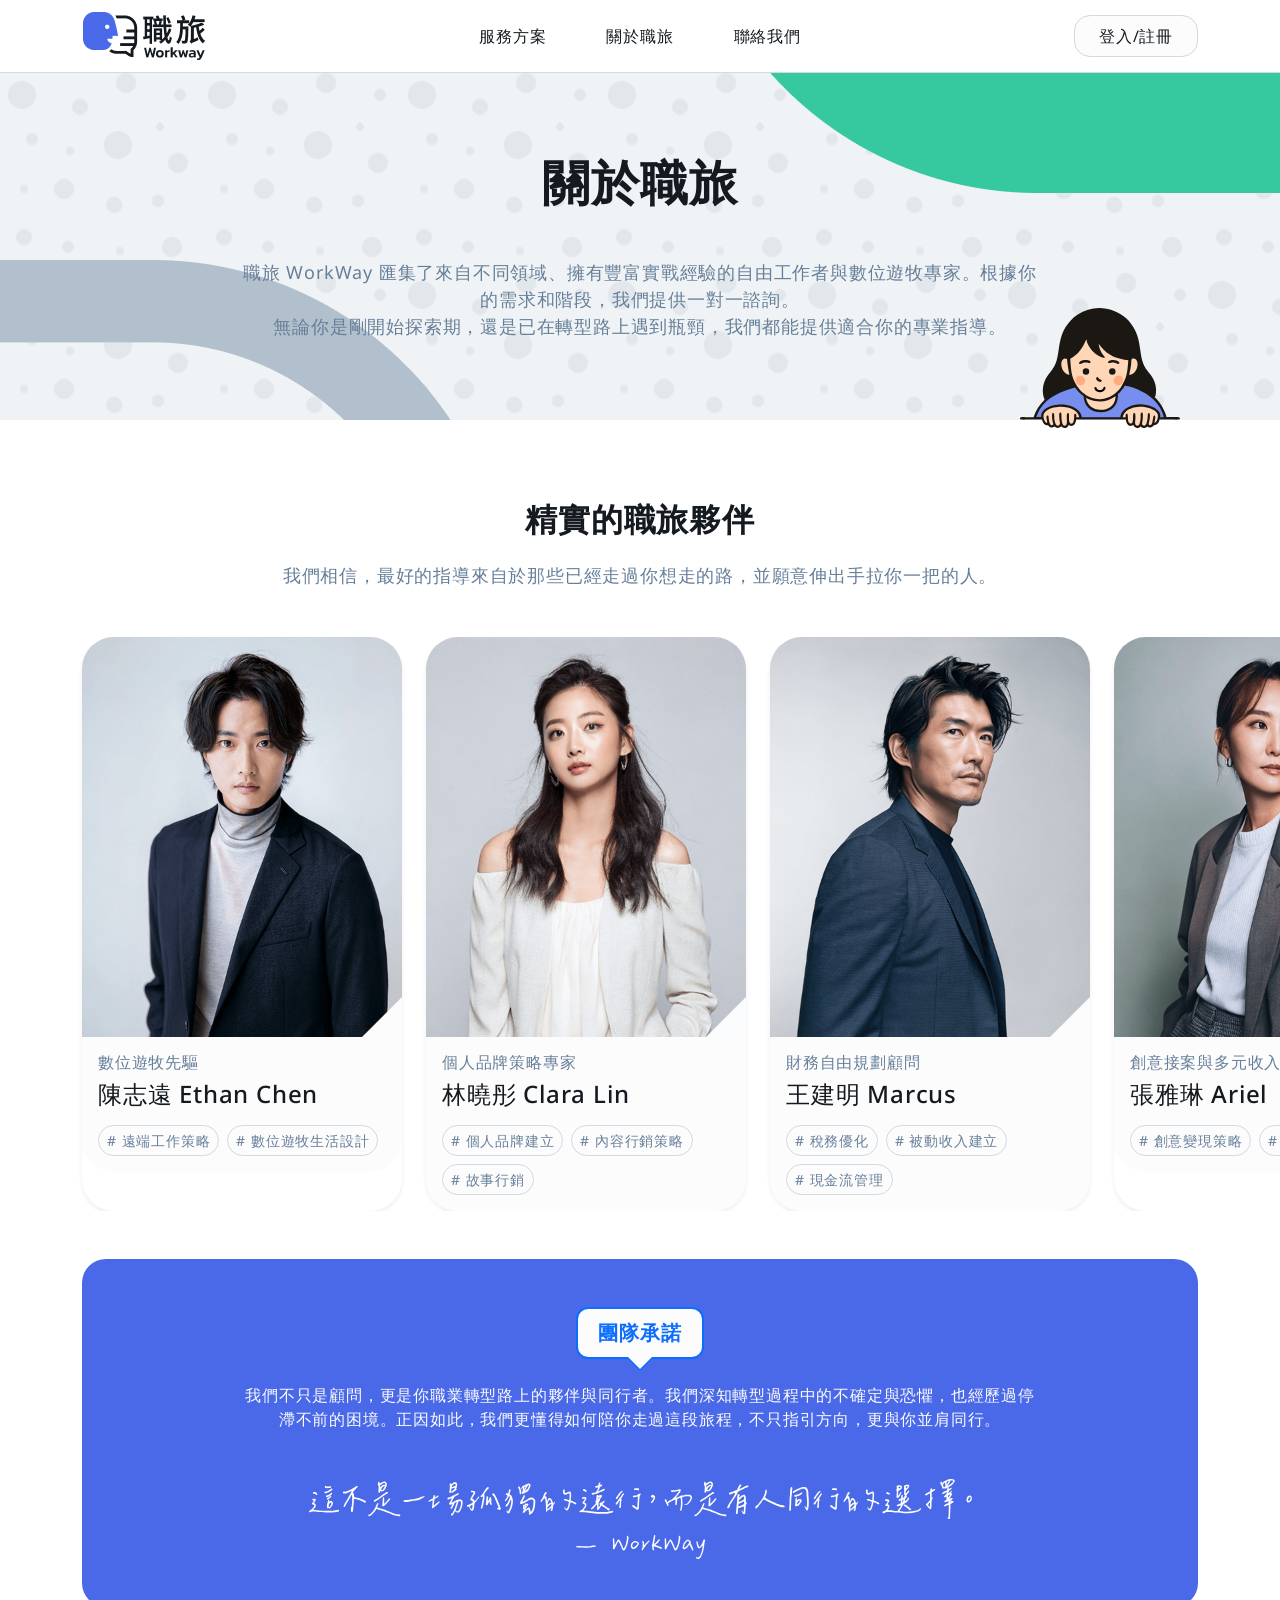
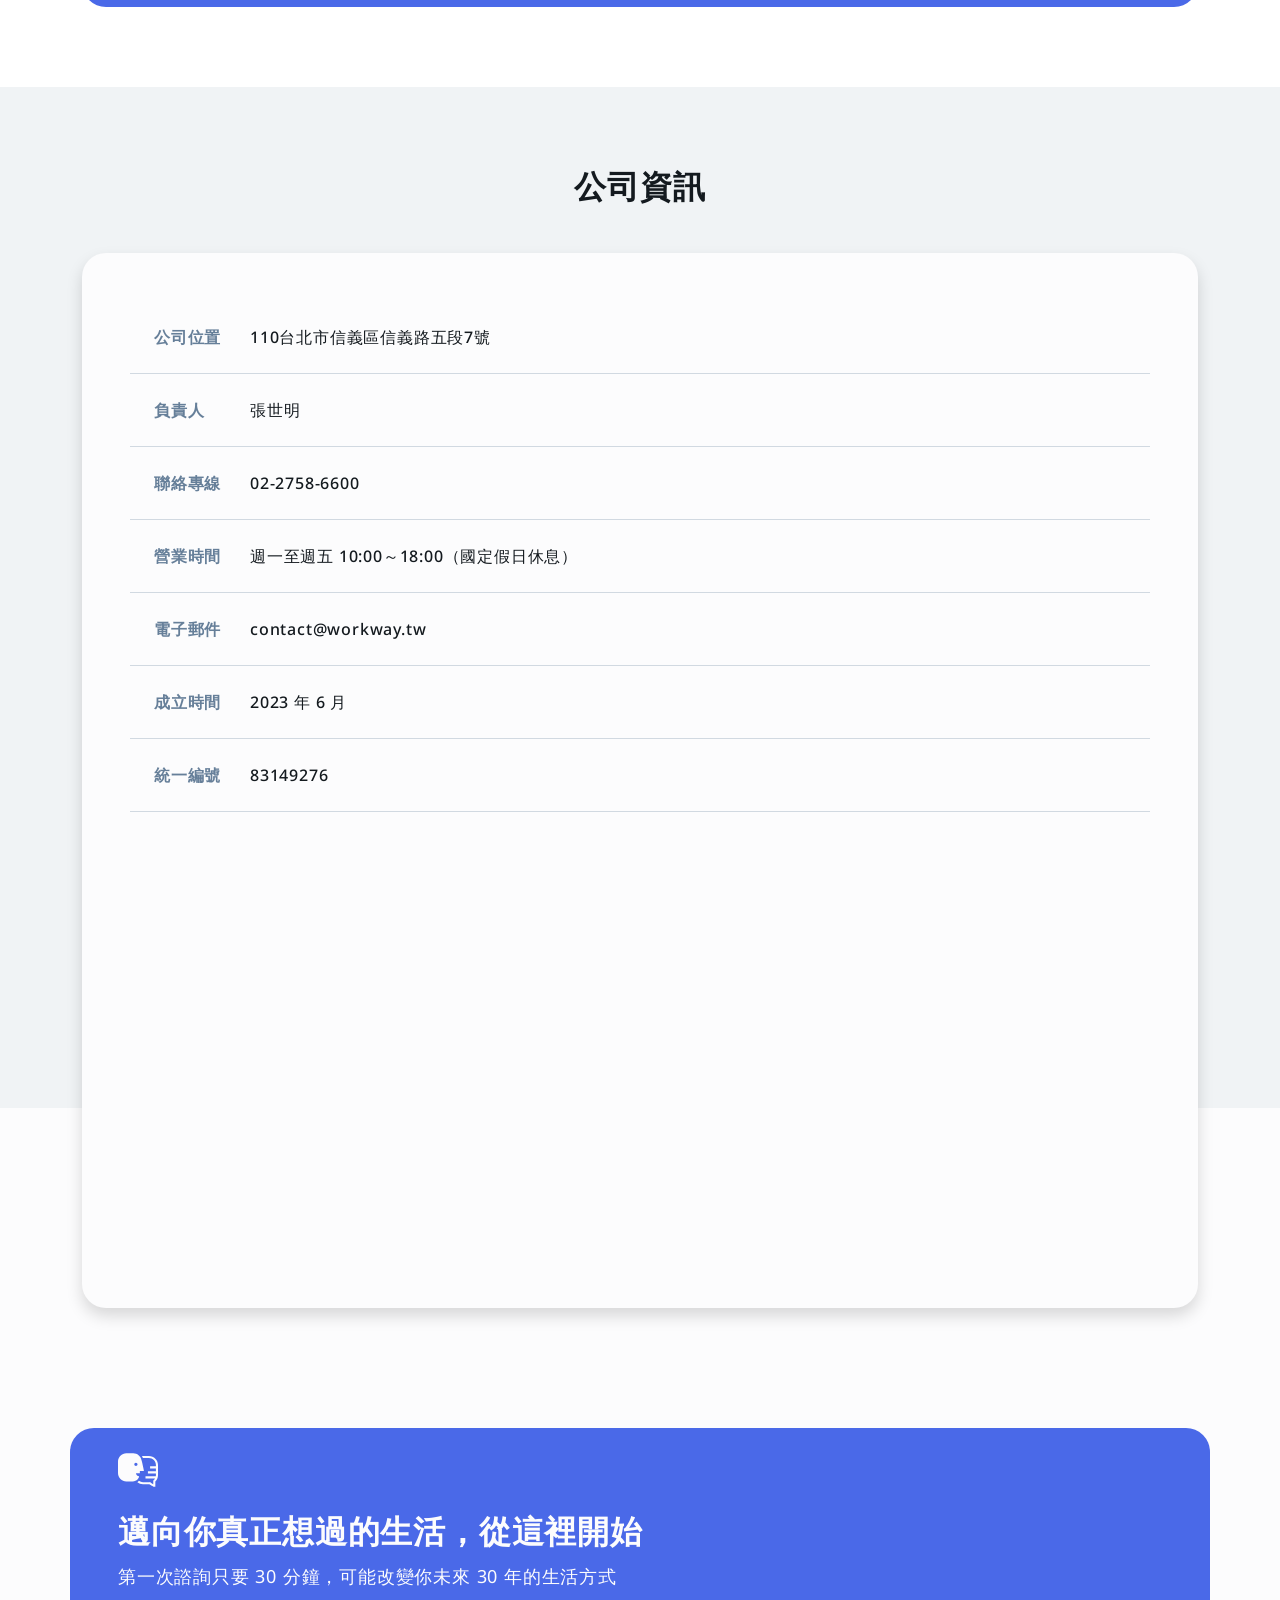
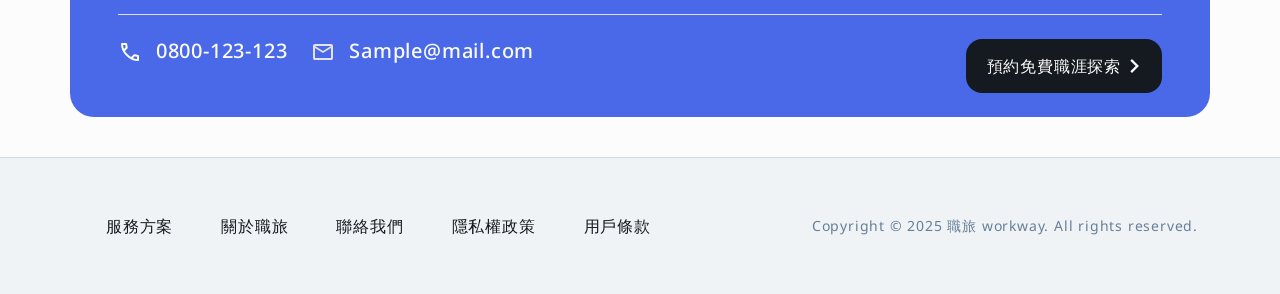
<file: about.html>
<!doctype html>
<html lang="en">
  <head>
    <meta charset="UTF-8" />
    <meta name="viewport" content="width=device-width, initial-scale=1.0" />
    <title>關於</title>
    <link rel="preconnect" href="https://fonts.googleapis.com" />
    <link rel="preconnect" href="https://fonts.gstatic.com" crossorigin />
    <link
      href="https://fonts.googleapis.com/css2?family=Noto+Sans:ital,wght@0,100..900;1,100..900&display=swap"
      rel="stylesheet"
    />
    <link rel="stylesheet" href="./css/style/all.css" />
  </head>
  <body>
    <header class="py-3 border-bottom border-neutral-85">
      <ul
        class="container list-unstyled d-flex justify-content-between align-items-center"
      >
        <!-- 品牌標誌 -->
        <li>
          <a href="./index.html">
            <img src="./img/logo.png" alt="品牌標誌" />
          </a>
        </li>
        <!-- 選單 -->
        <li class="d-none d-md-flex">
          <nav>
            <ul class="list-unstyled d-flex gap-3">
              <li>
                <a class="py-2 px-6 fw-normal" href="./service.html"
                  >服務方案</a
                >
              </li>
              <li>
                <a class="py-2 px-6" href="./about.html">關於職旅</a>
              </li>
              <li>
                <a class="py-2 px-6" href="./contact.html">聯絡我們</a>
              </li>
            </ul>
          </nav>
        </li>
        <!-- 登入註冊 -->
        <li>
          <a
            class="btn btn-xl px-md-6 px-4 btn-white-filled me-3 me-md-0"
            href="./login.html"
            >登入/註冊</a
          >

          <button class="btn py-3 px-0 border-0 d-md-none">
            <svg
              xmlns="http://www.w3.org/2000/svg"
              height="24px"
              viewBox="0 -960 960 960"
              width="24px"
              fill="currentColor"
            >
              <path
                d="M120-240v-80h720v80H120Zm0-200v-80h720v80H120Zm0-200v-80h720v80H120Z"
              />
            </svg>
          </button>
        </li>
      </ul>
    </header>
    <main>
      <!-- hero -->
      <section class="py-sm-12 py-9 bg-2 position-relative">
        <div class="container text-center">
          <!-- 主題 -->
          <div class="mb-9">
            <h2 class="fs-1 fw-bold lh-1p2">關於職旅</h2>
          </div>
          <!-- 內容 -->
          <div class="max-width-5 mx-auto">
            <p class="fs-6 text-neutral-50 fw-normal">
              職旅 WorkWay
              匯集了來自不同領域、擁有豐富實戰經驗的自由工作者與數位遊牧專家。根據你的需求和階段，我們提供一對一諮詢。
            </p>
            <p class="fs-6 text-neutral-50 fw-normal">
              無論你是剛開始探索期，還是已在轉型路上遇到瓶頸，我們都能提供適合你的專業指導。
            </p>
          </div>
        </div>
        <!-- 插圖 -->
        <img
          class="position-absolute bottom-0 end-440 mb-n2 z-n1 d-none d-xl-block"
          src="./img/service/banner-person.svg"
          alt="插圖"
        />
        <!-- 灰框 -->
        <img
          class="position-absolute bottom-0 start-0 z-n1 d-none d-xl-block"
          src="./img/service/Frame.png"
          alt="插圖"
        />
        <!-- 綠框 -->
        <img
          class="position-absolute top-0 end-0 z-n1 d-none d-xl-block"
          src="./img/service/Frame(2).png"
          alt="插圖"
        />
      </section>
      <!-- 夥伴 -->
      <section class="py-sm-12 py-9 d-flex flex-column gap-9">
        <div class="d-flex flex-column gap-sm-9 gap-6">
          <!-- 標題 -->
          <div class="container d-flex flex-column gap-sm-6 gap-4 text-center">
            <h2 class="fs-2 fw-bold lh-1p2">精實的職旅夥伴</h2>
            <p class="fs-6 text-neutral-50 fw-normal">
              我們相信，最好的指導來自於那些已經走過你想走的路，並願意伸出手拉你一把的人。
            </p>
          </div>
          <!-- 卡片 -->
          <div class="no-scrollbar">
            <ul class="list-unstyled container d-flex gap-6 position-relative">
              <li class="shadow-sm radius-5 min-width-2">
                <a href="#">
                  <!-- 照片 -->
                  <img
                    class="rounded-top-5"
                    src="./img/about/mentor-1.png"
                    alt="照片"
                  />
                  <!-- 標題、特色 -->
                  <div
                    class="p-4 d-flex flex-column gap-4 bg-brand-white rounded-bottom-5"
                  >
                    <!-- 標題 -->
                    <div class="d-flex flex-column gap-2">
                      <h3 class="fs-7 text-neutral-50 fw-medium lh-1p2">
                        數位遊牧先驅
                      </h3>
                      <h3 class="fs-4 fw-medium lh-1p2">陳志遠 Ethan Chen</h3>
                    </div>
                    <!-- 特色 -->
                    <div class="d-flex gap-2 flex-wrap">
                      <span
                        class="py-1 px-2 fs-8 text-neutral-50 fw-normal border border-neutral-85 rounded-pill"
                        ># 遠端工作策略</span
                      >
                      <span
                        class="py-1 px-2 fs-8 text-neutral-50 fw-normal border border-neutral-85 rounded-pill"
                        ># 數位遊牧生活設計</span
                      >
                    </div>
                  </div>
                </a>
              </li>
              <li class="shadow-sm radius-5 min-width-2">
                <a href="#">
                  <!-- 照片 -->
                  <img
                    class="rounded-top-5"
                    src="./img/about/mentor-2.png"
                    alt="照片"
                  />
                  <!-- 標題、特色 -->
                  <div
                    class="p-4 d-flex flex-column gap-4 bg-brand-white rounded-bottom-5"
                  >
                    <!-- 標題 -->
                    <div class="d-flex flex-column gap-2">
                      <h3 class="fs-7 text-neutral-50 fw-medium lh-1p2">
                        個人品牌策略專家
                      </h3>
                      <h3 class="fs-4 fw-medium lh-1p2">林曉彤 Clara Lin</h3>
                    </div>
                    <!-- 特色 -->
                    <div class="d-flex gap-2 flex-wrap">
                      <span
                        class="py-1 px-2 fs-8 text-neutral-50 fw-normal border border-neutral-85 rounded-pill"
                        ># 個人品牌建立</span
                      >
                      <span
                        class="py-1 px-2 fs-8 text-neutral-50 fw-normal border border-neutral-85 rounded-pill"
                        ># 內容行銷策略</span
                      >
                      <span
                        class="py-1 px-2 fs-8 text-neutral-50 fw-normal border border-neutral-85 rounded-pill"
                        ># 故事行銷</span
                      >
                    </div>
                  </div>
                </a>
              </li>
              <li class="shadow-sm radius-5 min-width-2">
                <a href="#">
                  <!-- 照片 -->
                  <img
                    class="rounded-top-5"
                    src="./img/about/mentor-3.png"
                    alt="照片"
                  />
                  <!-- 標題、特色 -->
                  <div
                    class="p-4 d-flex flex-column gap-4 bg-brand-white rounded-bottom-5"
                  >
                    <!-- 標題 -->
                    <div class="d-flex flex-column gap-2">
                      <h3 class="fs-7 text-neutral-50 fw-medium lh-1p2">
                        財務自由規劃顧問
                      </h3>
                      <h3 class="fs-4 fw-medium lh-1p2">王建明 Marcus</h3>
                    </div>
                    <!-- 特色 -->
                    <div class="d-flex gap-2 flex-wrap">
                      <span
                        class="py-1 px-2 fs-8 text-neutral-50 fw-normal border border-neutral-85 rounded-pill"
                        ># 稅務優化</span
                      >
                      <span
                        class="py-1 px-2 fs-8 text-neutral-50 fw-normal border border-neutral-85 rounded-pill"
                        ># 被動收入建立</span
                      >
                      <span
                        class="py-1 px-2 fs-8 text-neutral-50 fw-normal border border-neutral-85 rounded-pill"
                        ># 現金流管理</span
                      >
                    </div>
                  </div>
                </a>
              </li>
              <li class="shadow-sm radius-5 min-width-2">
                <a href="#">
                  <!-- 照片 -->
                  <img
                    class="rounded-top-5"
                    src="./img/about/mentor-4.png"
                    alt="照片"
                  />
                  <!-- 標題、特色 -->
                  <div
                    class="p-4 d-flex flex-column gap-4 bg-brand-white rounded-bottom-5"
                  >
                    <!-- 標題 -->
                    <div class="d-flex flex-column gap-2">
                      <h3 class="fs-7 text-neutral-50 fw-medium lh-1p2">
                        創意接案與多元收入專家
                      </h3>
                      <h3 class="fs-4 fw-medium lh-1p2">張雅琳 Ariel</h3>
                    </div>
                    <!-- 特色 -->
                    <div class="d-flex gap-2 flex-wrap">
                      <span
                        class="py-1 px-2 fs-8 text-neutral-50 fw-normal border border-neutral-85 rounded-pill"
                        ># 創意變現策略</span
                      >
                      <span
                        class="py-1 px-2 fs-8 text-neutral-50 fw-normal border border-neutral-85 rounded-pill"
                        ># 線上課程開發</span
                      >
                    </div>
                  </div>
                </a>
              </li>
              <li class="shadow-sm radius-5 min-width-2">
                <a href="#">
                  <!-- 照片 -->
                  <img
                    class="rounded-top-5"
                    src="./img/about/mentor-5.png"
                    alt="照片"
                  />
                  <!-- 標題、特色 -->
                  <div
                    class="p-4 d-flex flex-column gap-4 bg-brand-white rounded-bottom-5"
                  >
                    <!-- 標題 -->
                    <div class="d-flex flex-column gap-2">
                      <h3 class="fs-7 text-neutral-50 fw-medium lh-1p2">
                        遠端工作技術顧問
                      </h3>
                      <h3 class="fs-4 fw-medium lh-1p2">李俊宏 Kevin Lee</h3>
                    </div>
                    <!-- 特色 -->
                    <div class="d-flex gap-2 flex-wrap">
                      <span
                        class="py-1 px-2 fs-8 text-neutral-50 fw-normal border border-neutral-85 rounded-pill"
                        ># 專案管理自動化</span
                      >
                      <span
                        class="py-1 px-2 fs-8 text-neutral-50 fw-normal border border-neutral-85 rounded-pill"
                        ># 虛擬團隊管理</span
                      >
                    </div>
                  </div>
                </a>
              </li>
              <li class="shadow radius-5" style="min-width: 320px">
                <a href="#">
                  <!-- 照片 -->
                  <img
                    class="rounded-top-5"
                    src="./img/about/mentor-6.png"
                    alt="照片"
                  />
                  <!-- 標題、特色 -->
                  <div
                    class="p-4 d-flex flex-column gap-4 bg-brand-white rounded-bottom-5"
                  >
                    <!-- 標題 -->
                    <div class="d-flex flex-column gap-2">
                      <h3 class="fs-7 text-neutral-50 fw-medium lh-1p2">
                        數位行銷專案先驅
                      </h3>
                      <h3 class="fs-4 fw-medium lh-1p2">林新萱 Eva</h3>
                    </div>
                    <!-- 特色 -->
                    <div class="d-flex gap-2 flex-wrap">
                      <span
                        class="py-1 px-2 fs-8 text-neutral-50 fw-normal border border-neutral-85 rounded-pill"
                        ># 數位行銷整合</span
                      >
                      <span
                        class="py-1 px-2 fs-8 text-neutral-50 fw-normal border border-neutral-85 rounded-pill"
                        ># GA4</span
                      >
                    </div>
                  </div>
                </a>
              </li>
            </ul>
          </div>
          <!-- 承諾 -->
          <div class="container">
            <div
              class="p-6 p-sm-9 bg-brand-primary radius-4 d-flex align-items-center flex-column gap-sm-9 gap-6"
            >
              <!-- 泡泡、標題  -->
              <div
                class="d-flex flex-column align-items-center gap-sm-6 gap-4 max-width-5"
              >
                <!-- 泡泡 -->
                <div
                  class="position-relative py-3 px-5 fs-5 text-primary fw-bold lh-1p2 bg-brand-white border border-primary border-2 radius-2"
                >
                  團隊承諾
                  <span
                    class="position-absolute top-100 start-50 translate-middle-x bubble-arrow"
                  ></span>
                </div>
                <!-- 說明  -->
                <p class="text-brand-white fw-normal text-center">
                  我們不只是顧問，更是你職業轉型路上的夥伴與同行者。我們深知轉型過程中的不確定與恐懼，也經歷過停滯不前的困境。正因如此，我們更懂得如何陪你走過這段旅程，不只指引方向，更與你並肩同行。
                </p>
              </div>
              <img
                class="mx-auto d-sm-block d-none"
                src="./img/about/text-pc.svg"
                alt="文字"
              />
              <img
                class="mx-auto d-sm-none"
                src="./img/about/img.png"
                alt="文字"
              />
            </div>
          </div>
        </div>
      </section>
      <!-- 資訊 -->
      <section class="bg-neutral-95 pt-sm-12 pt-9">
        <div class="container mb-n17">
          <div class="d-flex flex-column gap-sm-9 gap-6">
            <!-- 標題 -->
            <div>
              <h2 class="fs-2 fw-bold lh-1p2 text-center">公司資訊</h2>
            </div>
            <!-- 資訊 -->
            <div
              class="p-sm-9 p-6 bg-brand-white radius-4 d-flex flex-column gap-sm-9 gap-6 shadow"
            >
              <!-- 內容 -->
              <ul class="list-unstyled">
                <li class="border-bottom border-neutral-85 d-flex">
                  <div class="p-sm-6 p-4 flex-grow-1 max-width-7 min-width-4">
                    <span class="text-neutral-50 fw-bold lh-1p2 text-nowrap"
                      >公司位置</span
                    >
                  </div>
                  <div class="py-sm-6 py-4">
                    <span class="fw-medium lh-1p2"
                      >110台北市信義區信義路五段7號</span
                    >
                  </div>
                </li>
                <li class="border-bottom border-neutral-85 d-flex">
                  <div class="p-sm-6 p-4 flex-grow-1 max-width-7 min-width-4">
                    <span class="text-neutral-50 fw-bold lh-1p2 text-nowrap"
                      >負責人</span
                    >
                  </div>
                  <div class="py-sm-6 py-4">
                    <span class="fw-medium lh-1p2">張世明</span>
                  </div>
                </li>
                <li class="border-bottom border-neutral-85 d-flex">
                  <div class="p-sm-6 p-4 flex-grow-1 max-width-7 min-width-4">
                    <span class="text-neutral-50 fw-bold lh-1p2 text-nowrap"
                      >聯絡專線</span
                    >
                  </div>
                  <div class="py-sm-6 py-4">
                    <span class="fw-medium lh-1p2">02-2758-6600</span>
                  </div>
                </li>
                <li class="border-bottom border-neutral-85 d-flex">
                  <div class="p-sm-6 p-4 flex-grow-1 max-width-7 min-width-4">
                    <span class="text-neutral-50 fw-bold lh-1p2 text-nowrap"
                      >營業時間</span
                    >
                  </div>
                  <div class="py-sm-6 py-4">
                    <span class="fw-medium lh-1p2"
                      >週一至週五 10:00～18:00（國定假日休息）</span
                    >
                  </div>
                </li>
                <li class="border-bottom border-neutral-85 d-flex">
                  <div class="p-sm-6 p-4 flex-grow-1 max-width-7 min-width-4">
                    <span class="text-neutral-50 fw-bold lh-1p2 text-nowrap"
                      >電子郵件</span
                    >
                  </div>
                  <div class="py-sm-6 py-4">
                    <span class="fw-medium lh-1p2">contact@workway.tw</span>
                  </div>
                </li>
                <li class="border-bottom border-neutral-85 d-flex">
                  <div class="p-sm-6 p-4 flex-grow-1 max-width-7 min-width-4">
                    <span class="text-neutral-50 fw-bold lh-1p2 text-nowrap"
                      >成立時間</span
                    >
                  </div>
                  <div class="py-sm-6 py-4">
                    <span class="fw-medium lh-1p2">2023 年 6 月</span>
                  </div>
                </li>
                <li class="border-bottom border-neutral-85 d-flex">
                  <div class="p-sm-6 p-4 flex-grow-1 max-width-7 min-width-4">
                    <span class="text-neutral-50 fw-bold lh-1p2 text-nowrap"
                      >統一編號</span
                    >
                  </div>
                  <div class="py-sm-6 py-4">
                    <span class="fw-medium lh-1p2">83149276</span>
                  </div>
                </li>
              </ul>
              <!-- 地圖 -->
              <iframe
                src="https://www.google.com/maps/embed?pb=!1m18!1m12!1m3!1d3615.00970566031!2d121.56146247609932!3d25.033744688300523!2m3!1f0!2f0!3f0!3m2!1i1024!2i768!4f13.1!3m3!1m2!1s0x3442abb6da80a7ad%3A0xacc4d11dc963103c!2z5Y-w5YyXMTAx6LO854mp5Lit5b-D!5e0!3m2!1szh-TW!2stw!4v1788454104693!5m2!1szh-TW!2stw"
                class="w-100 h-400"
                style="border: 0"
                allowfullscreen=""
                loading="lazy"
                referrerpolicy="strict-origin-when-cross-origin"
              ></iframe>
            </div>
          </div>
        </div>
      </section>
      <!-- 空白 -->
      <section class="bg-brand-white py-16"></section>
      <!-- 預約 -->
      <section class="bg-brand-white py-8 px-4 px-sm-0">
        <div
          class="container py-md-6 py-4 px-sm-9 px-6 bg-brand-primary radius-4"
        >
          <!-- 標誌、標題、標語 -->
          <div class="pb-6 mb-6 border-bottom">
            <!-- 標誌 -->
            <div class="mb-6">
              <svg
                width="40"
                height="36"
                viewBox="0 0 96 84"
                fill="none"
                xmlns="http://www.w3.org/2000/svg"
              >
                <path
                  d="M74.1289 8.19861C86.2078 8.19861 95.9999 17.9986 96 30.0873V54.3353L95.998 54.6371C95.9179 60.552 93.491 65.9027 89.6133 69.7933V82.0004H87.0967C86.119 82.0003 85.0865 81.719 84.167 81.3842C83.2024 81.0328 82.1563 80.5446 81.0918 79.975C79.2139 78.97 77.1625 77.6477 75.2236 76.1957C74.9491 76.2094 74.673 76.2187 74.3955 76.222L74.1289 76.224H60C54.8961 76.2239 50.2015 74.4723 46.4805 71.5394C47.9663 70.5009 49.2118 69.2986 50.2256 68.057C52.9816 70.0269 56.3552 71.1868 60 71.1869H74.1289L74.334 71.1859C74.8114 71.1801 75.2852 71.1546 75.7539 71.1097L76.75 71.014L77.5391 71.6293C79.5009 73.1587 81.6153 74.5443 83.4639 75.5336C83.8555 75.7432 84.2296 75.9309 84.5811 76.097V67.5961L85.4102 66.8461C86.805 65.5853 87.9865 64.0951 88.8975 62.4359H66V57.2054H90.7246C90.8718 56.3467 90.9547 55.4658 90.9668 54.5677L90.9678 54.3353V50.4261H71.8066V45.1967H90.9678V38.4164H77.0332V33.1869H90.9678V30.0873C90.9677 20.7801 83.4286 13.2347 74.1289 13.2347H60C59.8871 13.2347 59.7745 13.2364 59.6621 13.2386C59.1363 11.5113 58.4152 9.86934 57.5244 8.33826C58.337 8.24662 59.163 8.19862 60 8.19861H74.1289Z"
                  fill="#FCFCFD"
                />
                <path
                  d="M36.5801 2C46.2723 2 54.3644 8.85589 56.2793 17.9863C59.0886 27.4206 62.3061 44.2399 62.3223 44.3242H52.4512V49.5547H43.1611C43.1612 52.7508 46.3763 57.1387 50.6143 57.1387C50.6143 60.6253 45.7158 69.6024 35.0322 69.6025H20.1289C9.01212 69.6025 0.000168115 60.5838 0 49.458V22.1455C0 11.0196 9.01202 2 20.1289 2H36.5801ZM42.9668 24.4697C40.8291 24.4699 39.0967 26.2043 39.0967 28.3438C39.0967 30.4832 40.8291 32.2176 42.9668 32.2178C45.1047 32.2178 46.8379 30.4834 46.8379 28.3438C46.8378 26.2042 45.1046 24.4697 42.9668 24.4697Z"
                  fill="#FCFCFD"
                />
              </svg>
            </div>
            <!-- 標題 -->
            <div class="mb-3">
              <h2 class="fs-2 text-brand-white fw-bold lh-1p2">
                邁向你真正想過的生活，從這裡開始
              </h2>
            </div>
            <!-- 標語 -->
            <p class="fs-6 text-brand-white fw-normal">
              第一次諮詢只要 30 分鐘，可能改變你未來 30 年的生活方式
            </p>
          </div>
          <!-- 電話、email、CTA -->
          <div
            class="d-flex justify-content-between flex-md-row flex-column gap-6 gap-md-0"
          >
            <!-- 電話、email -->
            <span class="d-flex flex-column flex-lg-row gap-lg-0 gap-4">
              <!-- 電話 -->
              <span class="me-6 fs-5 text-brand-white fw-medium lh-1p2">
                <span class="me-2">
                  <svg
                    xmlns="http://www.w3.org/2000/svg"
                    height="24px"
                    viewBox="0 -960 960 960"
                    width="24px"
                    fill="currentColor"
                  >
                    <path
                      d="M798-120q-125 0-247-54.5T329-329Q229-429 174.5-551T120-798q0-18 12-30t30-12h162q14 0 25 9.5t13 22.5l26 140q2 16-1 27t-11 19l-97 98q20 37 47.5 71.5T387-386q31 31 65 57.5t72 48.5l94-94q9-9 23.5-13.5T670-390l138 28q14 4 23 14.5t9 23.5v162q0 18-12 30t-30 12ZM241-600l66-66-17-94h-89q5 41 14 81t26 79Zm358 358q39 17 79.5 27t81.5 13v-88l-94-19-67 67ZM241-600Zm358 358Z"
                    />
                  </svg>
                </span>
                <span>0800-123-123</span>
              </span>
              <!-- email -->
              <span class="me-6 fs-5 text-brand-white fw-medium lh-1p2">
                <span class="me-2">
                  <svg
                    xmlns="http://www.w3.org/2000/svg"
                    height="24px"
                    viewBox="0 -960 960 960"
                    width="24px"
                    fill="#e3e3e3"
                  >
                    <path
                      d="M160-160q-33 0-56.5-23.5T80-240v-480q0-33 23.5-56.5T160-800h640q33 0 56.5 23.5T880-720v480q0 33-23.5 56.5T800-160H160Zm320-280L160-640v400h640v-400L480-440Zm0-80 320-200H160l320 200ZM160-640v-80 480-400Z"
                    />
                  </svg>
                </span>
                <span>Sample@mail.com</span>
              </span>
            </span>
            <!-- CTA -->
            <a
              class="btn btn-large btn-black-filled d-flex justify-content-center align-items-center flex-grow-0 align-self-start"
              href="./contact.html"
            >
              <span class="fs-7 fw-normal">預約免費職涯探索</span>
              <span>
                <svg
                  xmlns="http://www.w3.org/2000/svg"
                  height="28px"
                  viewBox="0 -960 960 960"
                  width="28px"
                  fill="currentColor"
                >
                  <path
                    d="M504-480 320-664l56-56 240 240-240 240-56-56 184-184Z"
                  />
                </svg>
              </span>
            </a>
          </div>
        </div>
      </section>
    </main>
    <footer class="py-sm-9 py-6 bg-neutral-95 border-top border-neutral-85">
      <!-- 選單、版權 -->
      <ul
        class="list-unstyled container d-flex justify-content-between align-items-center flex-xl-row flex-column gap-2 gap-sm-0"
      >
        <!-- 選單 -->
        <li>
          <ul
            class="list-unstyled d-flex justify-content-sm-between justify-content-center flex-wrap gap-2 gap-sm-0"
          >
            <li class="flex-shrink-0">
              <a
                class="py-2 px-sm-6 px-4 fw-normal fw-normal"
                href="./service.html"
                >服務方案</a
              >
            </li>
            <li class="flex-shrink-0">
              <a class="py-2 px-6 fw-normal" href="./about.html">關於職旅</a>
            </li>
            <li class="flex-shrink-0">
              <a class="py-2 px-6 fw-normal" href="./contact.html">聯絡我們</a>
            </li>
            <li class="flex-shrink-0">
              <a class="py-2 px-6 fw-normal" href="./policy.html">隱私權政策</a>
            </li>
            <li class="flex-shrink-0">
              <a class="py-2 px-6 fw-normal" href="./agreement.html"
                >用戶條款</a
              >
            </li>
          </ul>
        </li>
        <!-- 版權 -->
        <li class="fs-8 text-neutral-50">
          Copyright © 2025 職旅 workway. All rights reserved.
        </li>
      </ul>
    </footer>
    <script src="./modules/bootstrap-5.3.8/dist/js/bootstrap.bundle.min.js"></script>
  </body>
</html>
</file>
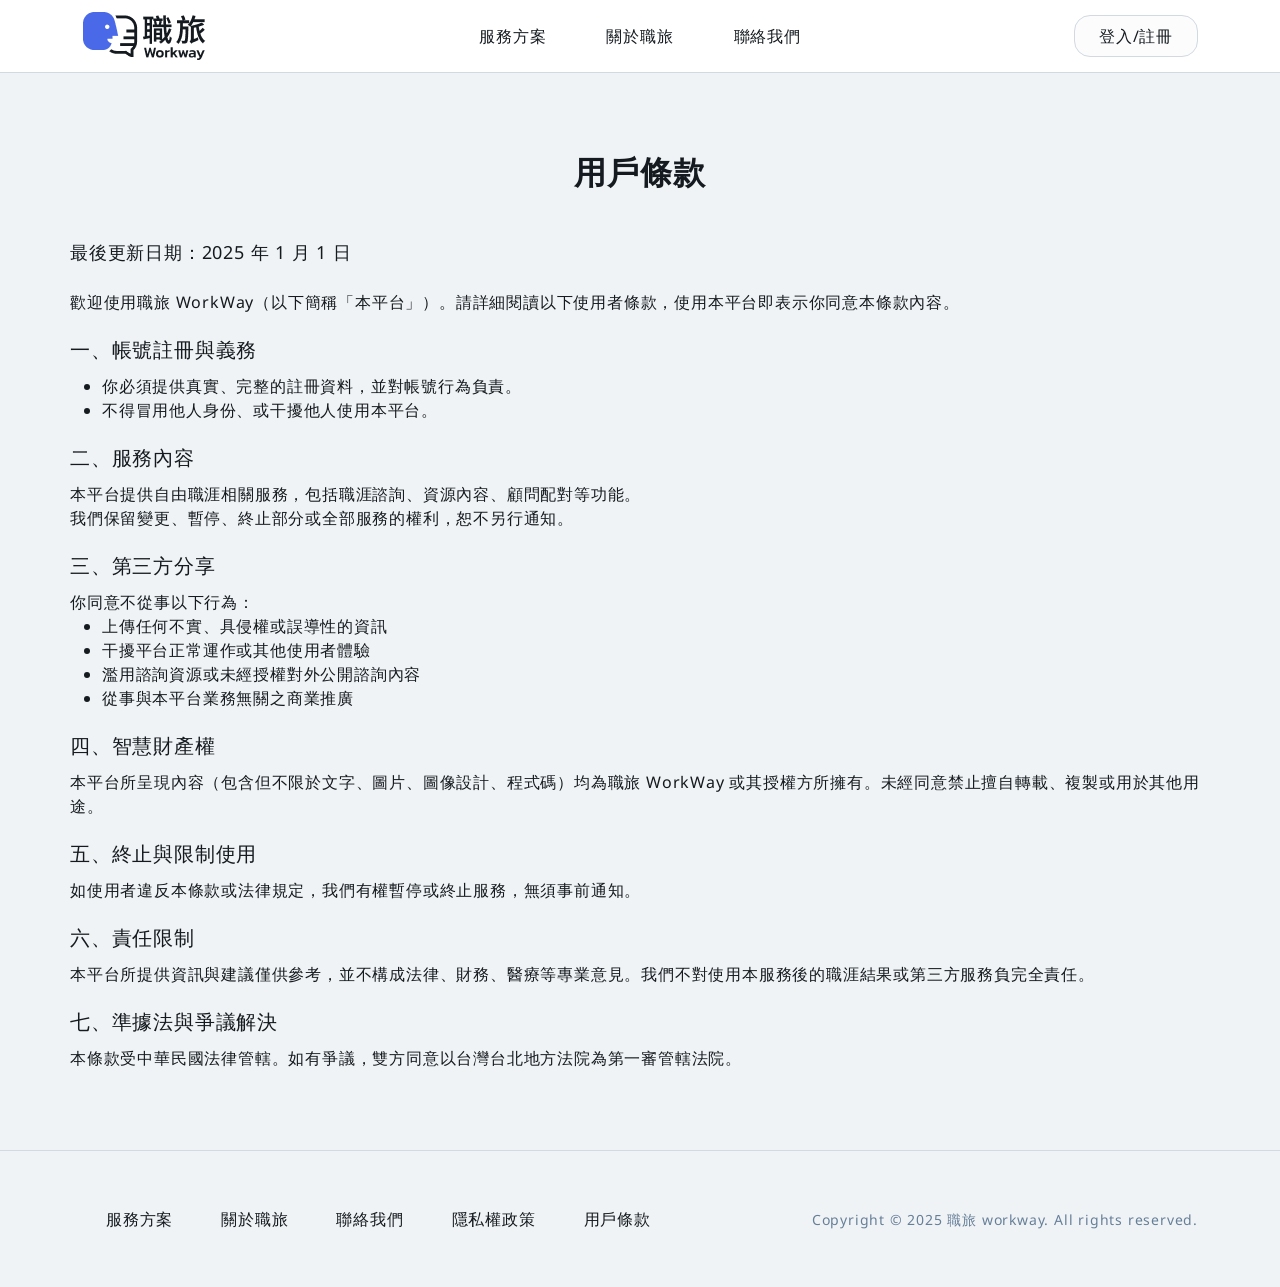
<file: agreement.html>
<!doctype html>
<html lang="en">
  <head>
    <meta charset="UTF-8" />
    <meta name="viewport" content="width=device-width, initial-scale=1.0" />
    <title>用戶條款</title>
    <link rel="preconnect" href="https://fonts.googleapis.com" />
    <link rel="preconnect" href="https://fonts.gstatic.com" crossorigin />
    <link
      href="https://fonts.googleapis.com/css2?family=Noto+Sans:ital,wght@0,100..900;1,100..900&display=swap"
      rel="stylesheet"
    />
    <link rel="stylesheet" href="./css/style/all.css" />
  </head>
  <body>
    <header class="py-3 border-bottom border-neutral-85">
      <ul
        class="container list-unstyled d-flex justify-content-between align-items-center"
      >
        <!-- 品牌標誌 -->
        <li>
          <a href="./index.html">
            <img src="./img/logo.png" alt="品牌標誌" />
          </a>
        </li>
        <!-- 選單 -->
        <li class="d-none d-md-flex">
          <nav>
            <ul class="list-unstyled d-flex gap-3">
              <li>
                <a class="py-2 px-6 fw-normal" href="./service.html"
                  >服務方案</a
                >
              </li>
              <li>
                <a class="py-2 px-6" href="./about.html">關於職旅</a>
              </li>
              <li>
                <a class="py-2 px-6" href="./contact.html">聯絡我們</a>
              </li>
            </ul>
          </nav>
        </li>
        <!-- 登入註冊 -->
        <li>
          <a
            class="btn btn-xl px-md-6 px-4 btn-white-filled me-3 me-md-0"
            href="./login.html"
            >登入/註冊</a
          >

          <button class="btn py-3 px-0 border-0 d-md-none">
            <svg
              xmlns="http://www.w3.org/2000/svg"
              height="24px"
              viewBox="0 -960 960 960"
              width="24px"
              fill="currentColor"
            >
              <path
                d="M120-240v-80h720v80H120Zm0-200v-80h720v80H120Zm0-200v-80h720v80H120Z"
              />
            </svg>
          </button>
        </li>
      </ul>
    </header>
    <main class="py-sm-12 py-9 px-3 bg-neutral-95">
      <div class="container d-flex flex-column gap-sm-9 gap-6 px-0">
        <!-- 主題 -->
        <h2 class="fs-2 fw-bold lh-1p2 text-center">用戶條款</h2>
        <!-- 政策 -->
        <div class="d-flex flex-column gap-sm-6 gap-4">
          <!-- 時間 -->
          <time class="fs-6 fw-normal">最後更新日期：2025 年 1 月 1 日</time>
          <!-- 說明 -->
          <p class="fw-normal">
            歡迎使用職旅
            WorkWay（以下簡稱「本平台」）。請詳細閱讀以下使用者條款，使用本平台即表示你同意本條款內容。
          </p>
          <!-- 清單 -->
          <ul class="list-unstyled d-flex flex-column gap-sm-6 gap-4">
            <!-- 帳號註冊與義務 -->
            <li class="d-flex flex-column gap-3">
              <h3 class="fs-5 fw-medium lh-1p2">一、帳號註冊與義務</h3>
              <div>
                <ul class="list-disc">
                  <li>你必須提供真實、完整的註冊資料，並對帳號行為負責。</li>
                  <li>不得冒用他人身份、或干擾他人使用本平台。</li>
                </ul>
              </div>
            </li>
            <!-- 服務內容 -->
            <li class="d-flex flex-column gap-3">
              <h3 class="fs-5 fw-medium lh-1p2">二、服務內容</h3>
              <div>
                <p>
                  本平台提供自由職涯相關服務，包括職涯諮詢、資源內容、顧問配對等功能。
                </p>
                <p>
                  我們保留變更、暫停、終止部分或全部服務的權利，恕不另行通知。
                </p>
              </div>
            </li>
            <!-- 使用規範 -->
            <li class="d-flex flex-column gap-3">
              <h3 class="fs-5 fw-medium lh-1p2">三、第三方分享</h3>
              <div>
                <p>你同意不從事以下行為：</p>
                <ul class="list-disc">
                  <li>上傳任何不實、具侵權或誤導性的資訊</li>
                  <li>干擾平台正常運作或其他使用者體驗</li>
                  <li>濫用諮詢資源或未經授權對外公開諮詢內容</li>
                  <li>從事與本平台業務無關之商業推廣</li>
                </ul>
              </div>
            </li>
            <!-- 智慧財產權 -->
            <li class="d-flex flex-column gap-3">
              <h3 class="fs-5 fw-medium lh-1p2">四、智慧財產權</h3>
              <div>
                <p>
                  本平台所呈現內容（包含但不限於文字、圖片、圖像設計、程式碼）均為職旅
                  WorkWay
                  或其授權方所擁有。未經同意禁止擅自轉載、複製或用於其他用途。
                </p>
              </div>
            </li>
            <!-- 終止與限制使用 -->
            <li class="d-flex flex-column gap-3">
              <h3 class="fs-5 fw-medium lh-1p2">五、終止與限制使用</h3>
              <div>
                <p>
                  如使用者違反本條款或法律規定，我們有權暫停或終止服務，無須事前通知。
                </p>
              </div>
            </li>
            <!-- 責任限制 -->
            <li class="d-flex flex-column gap-3">
              <h3 class="fs-5 fw-medium lh-1p2">六、責任限制</h3>
              <div>
                <p>
                  本平台所提供資訊與建議僅供參考，並不構成法律、財務、醫療等專業意見。我們不對使用本服務後的職涯結果或第三方服務負完全責任。
                </p>
              </div>
            </li>
            <!-- 準據法與爭議解決 -->
            <li class="d-flex flex-column gap-3">
              <h3 class="fs-5 fw-medium lh-1p2">七、準據法與爭議解決</h3>
              <div>
                <p>
                  本條款受中華民國法律管轄。如有爭議，雙方同意以台灣台北地方法院為第一審管轄法院。
                </p>
              </div>
            </li>
          </ul>
        </div>
      </div>
    </main>
    <footer class="py-sm-9 py-6 bg-neutral-95 border-top border-neutral-85">
      <!-- 選單、版權 -->
      <ul
        class="list-unstyled container d-flex justify-content-between align-items-center flex-xl-row flex-column gap-2 gap-sm-0"
      >
        <!-- 選單 -->
        <li>
          <ul
            class="list-unstyled d-flex justify-content-sm-between justify-content-center flex-wrap gap-2 gap-sm-0"
          >
            <li class="flex-shrink-0">
              <a
                class="py-2 px-sm-6 px-4 fw-normal fw-normal"
                href="./service.html"
                >服務方案</a
              >
            </li>
            <li class="flex-shrink-0">
              <a class="py-2 px-6 fw-normal" href="./about.html">關於職旅</a>
            </li>
            <li class="flex-shrink-0">
              <a class="py-2 px-6 fw-normal" href="./contact.html">聯絡我們</a>
            </li>
            <li class="flex-shrink-0">
              <a class="py-2 px-6 fw-normal" href="./policy.html">隱私權政策</a>
            </li>
            <li class="flex-shrink-0">
              <a class="py-2 px-6 fw-normal" href="./agreement.html"
                >用戶條款</a
              >
            </li>
          </ul>
        </li>
        <!-- 版權 -->
        <li class="fs-8 text-neutral-50">
          Copyright © 2025 職旅 workway. All rights reserved.
        </li>
      </ul>
    </footer>
    <script src="./modules/bootstrap-5.3.8/dist/js/bootstrap.bundle.min.js"></script>
  </body>
</html>
</file>
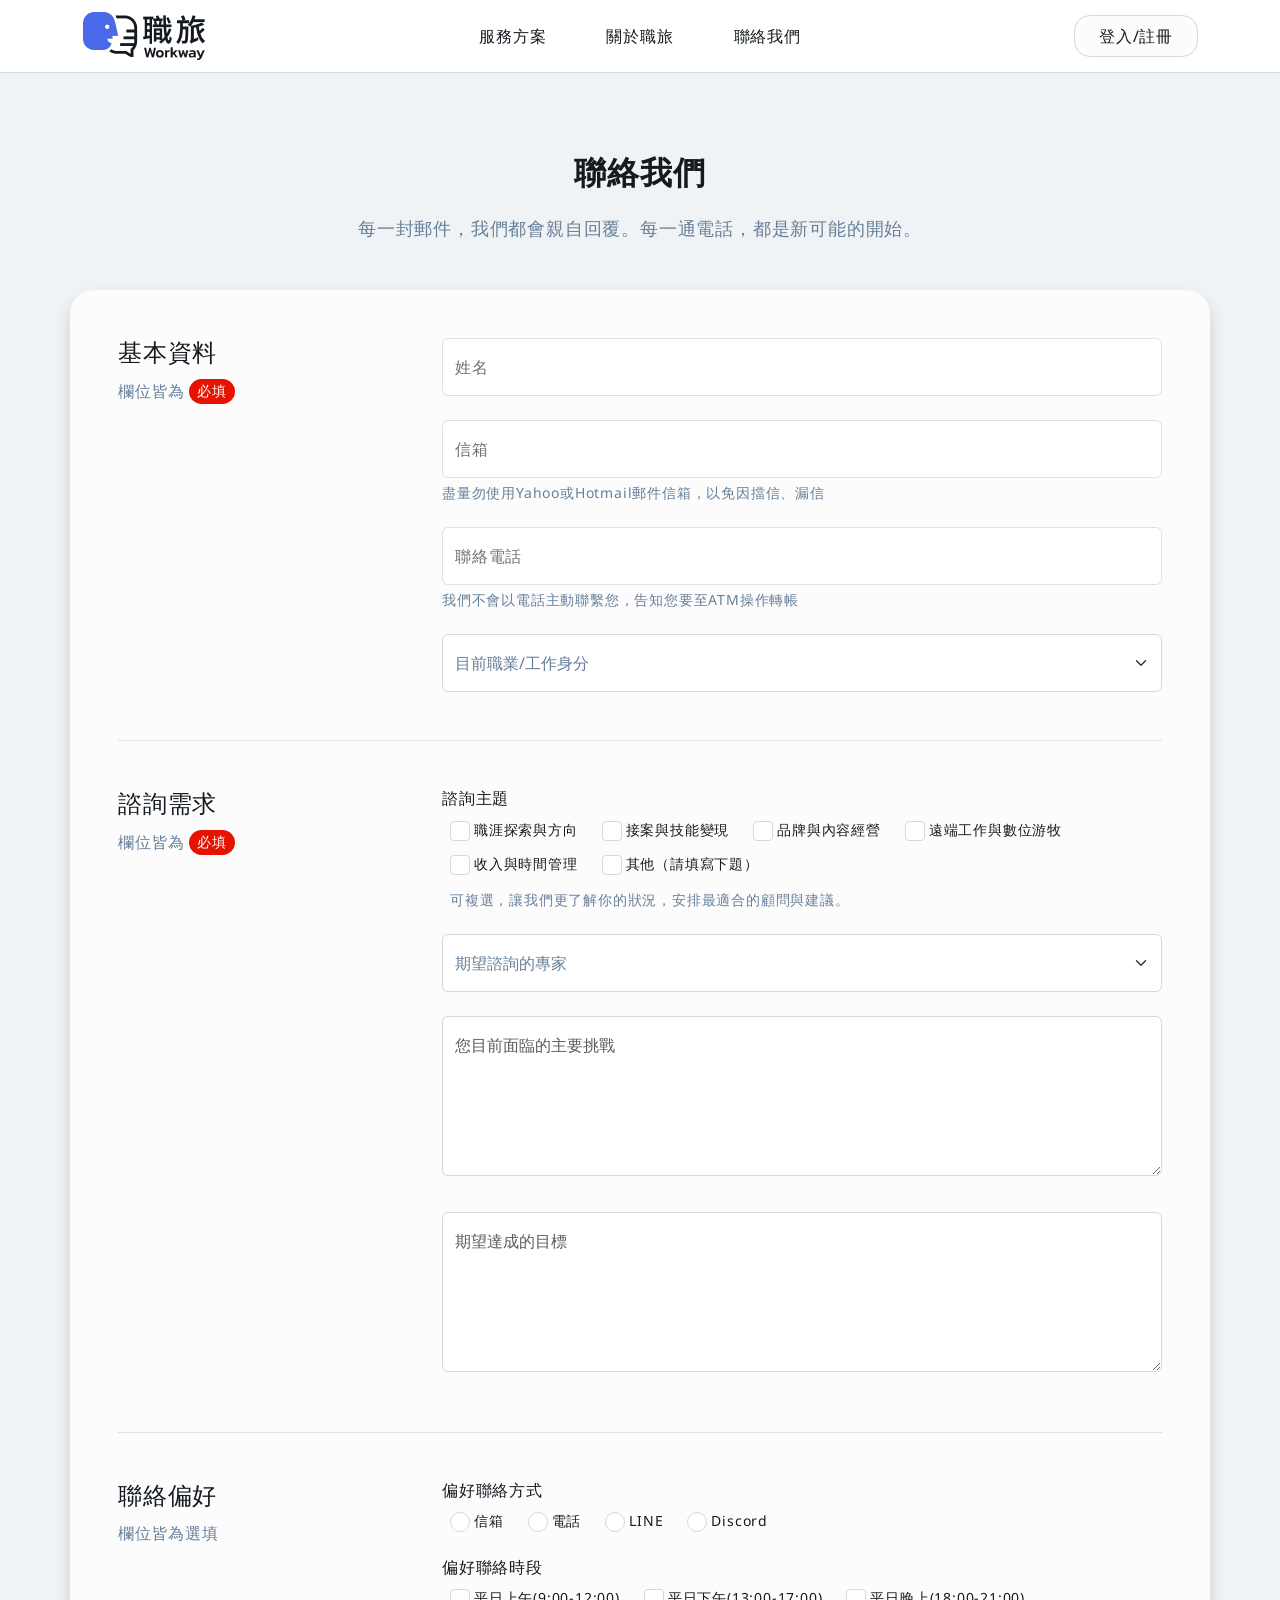
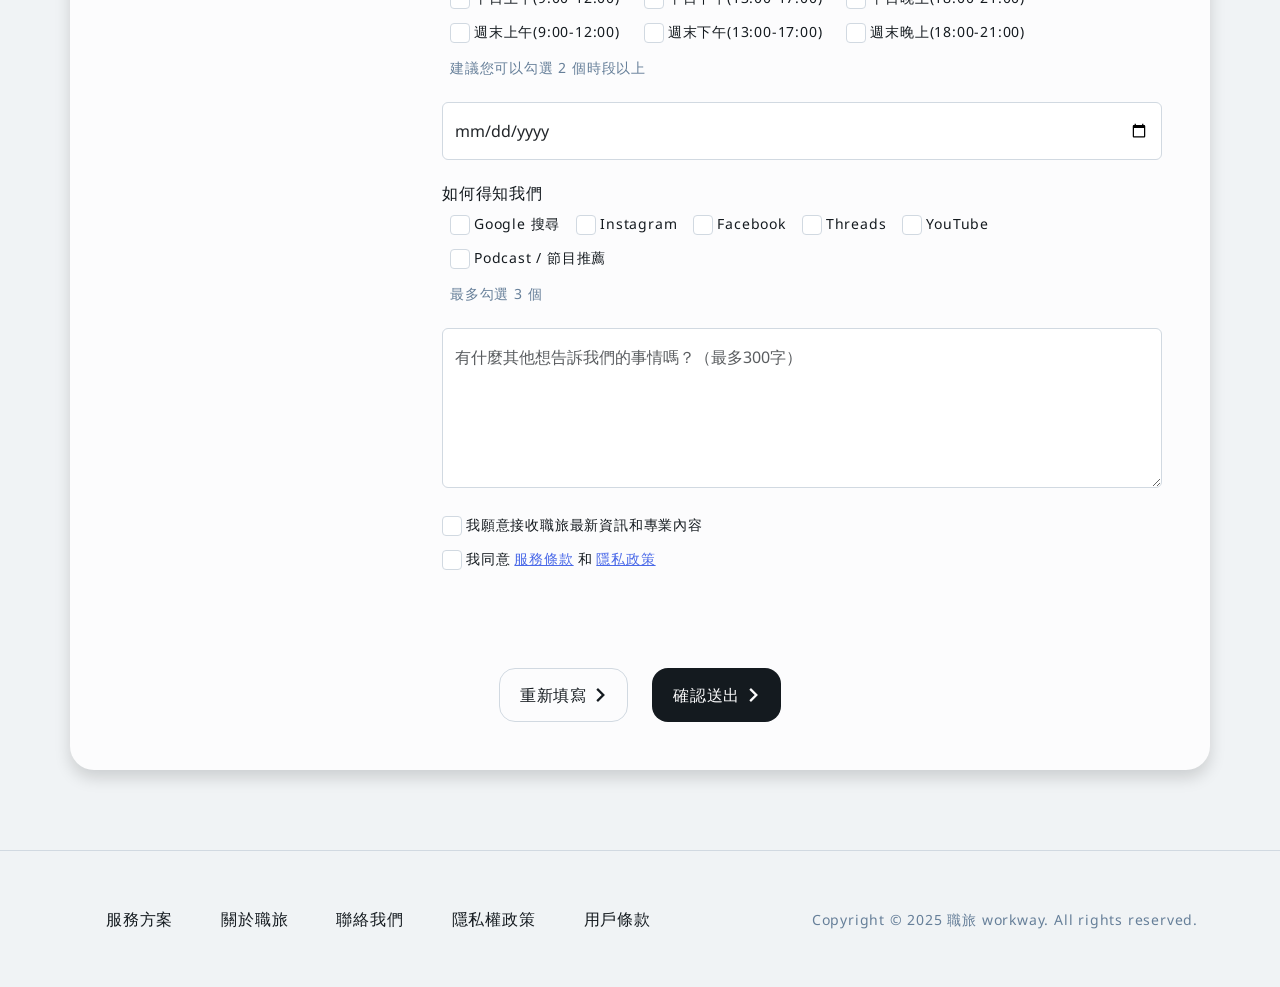
<file: contact.html>
<!doctype html>
<html lang="en">
  <head>
    <meta charset="UTF-8" />
    <meta name="viewport" content="width=device-width, initial-scale=1.0" />
    <title>聯絡</title>
    <link rel="preconnect" href="https://fonts.googleapis.com" />
    <link rel="preconnect" href="https://fonts.gstatic.com" crossorigin />
    <link
      href="https://fonts.googleapis.com/css2?family=Noto+Sans:ital,wght@0,100..900;1,100..900&display=swap"
      rel="stylesheet"
    />
    <link rel="stylesheet" href="./css/style/all.css" />
  </head>
  <body>
    <header class="py-3 border-bottom border-neutral-85">
      <ul
        class="container list-unstyled d-flex justify-content-between align-items-center"
      >
        <!-- 品牌標誌 -->
        <li>
          <a href="./index.html">
            <img src="./img/logo.png" alt="品牌標誌" />
          </a>
        </li>
        <!-- 選單 -->
        <li class="d-none d-md-flex">
          <nav>
            <ul class="list-unstyled d-flex gap-3">
              <li>
                <a class="py-2 px-6 fw-normal" href="./service.html"
                  >服務方案</a
                >
              </li>
              <li>
                <a class="py-2 px-6" href="./about.html">關於職旅</a>
              </li>
              <li>
                <a class="py-2 px-6" href="./contact.html">聯絡我們</a>
              </li>
            </ul>
          </nav>
        </li>
        <!-- 登入註冊 -->
        <li>
          <a
            class="btn btn-xl px-md-6 px-4 btn-white-filled me-3 me-md-0"
            href="./login.html"
            >登入/註冊</a
          >

          <button class="btn py-3 px-0 border-0 d-md-none">
            <svg
              xmlns="http://www.w3.org/2000/svg"
              height="24px"
              viewBox="0 -960 960 960"
              width="24px"
              fill="currentColor"
            >
              <path
                d="M120-240v-80h720v80H120Zm0-200v-80h720v80H120Zm0-200v-80h720v80H120Z"
              />
            </svg>
          </button>
        </li>
      </ul>
    </header>
    <main class="py-12 bg-neutral-95 d-flex flex-column gap-9">
      <!-- 標題 -->
      <section class="d-flex flex-column gap-6 text-center">
        <h2 class="fs-2 fw-bold lh-1p2">聯絡我們</h2>
        <p class="fs-6 text-neutral-50 fw-normal">
          每一封郵件，我們都會親自回覆。每一通電話，都是新可能的開始。
        </p>
      </section>
      <!-- 表單 -->
      <section class="container p-md-9 p-6 bg-brand-white radius-4 shadow">
        <!-- 表單 -->
        <form class="d-flex flex-column gap-md-9 gap-6" action="">
          <!-- 基本資料 -->
          <div
            class="d-flex flex-md-row flex-column gap-md-6 gap-4 border-bottom pb-md-9 pb-6"
          >
            <!-- 標題 -->
            <div
              class="d-flex flex-md-column flex-row justify-content-md-start justify-content-between gap-3 flex-grow-1 max-width-md-8 min-width-5"
            >
              <h3 class="fs-4 fw-medium lh-1p2">基本資料</h3>
              <p
                class="d-flex justify-content-center align-items-center justify-content-md-start align-items-md-start gap-1"
              >
                <span class="text-neutral-50 fw-normal">欄位皆為</span>
                <span
                  class="py-1 px-2 fs-8 text-brand-white fw-medium lh-1p2 bg-global-danger-45 rounded-pill d-flex"
                  >必填</span
                >
              </p>
            </div>
            <!-- 欄位 -->
            <div class="d-flex flex-column gap-md-6 gap-4 flex-grow-1">
              <!-- 姓名 -->
              <div class="form-floating">
                <input
                  type="text"
                  class="form-control"
                  id="nameInput"
                  placeholder="姓名"
                />
                <label for="floatingInput">姓名</label>
              </div>
              <!-- 信箱 -->
              <div>
                <div class="form-floating">
                  <input
                    type="email"
                    class="form-control"
                    id="mailInput"
                    placeholder="信箱"
                  />
                  <label for="floatingInput">信箱</label>
                </div>
                <div
                  id="passwordHelpBlock"
                  class="form-text text-neutral-50 fw-normal"
                >
                  盡量勿使用Yahoo或Hotmail郵件信箱，以免因擋信、漏信
                </div>
              </div>
              <!-- 聯絡電話 -->
              <div>
                <div class="form-floating">
                  <input
                    type="tel"
                    class="form-control"
                    id="nameInput"
                    placeholder="聯絡電話"
                  />
                  <label for="floatingInput">聯絡電話</label>
                </div>
                <div
                  id="passwordHelpBlock"
                  class="form-text text-neutral-50 fw-normal"
                >
                  我們不會以電話主動聯繫您，告知您要至ATM操作轉帳
                </div>
              </div>
              <!-- 工作 -->
              <select
                class="form-select py-4 border-neutral-85 text-neutral-50 fw-normal"
                aria-label="Default select example"
              >
                <option selected>目前職業/工作身分</option>
                <option value="前端工程師">前端工程師</option>
                <option value="後端工程師">後端工程師</option>
                <option value="全端工程師">全端工程師</option>
              </select>
            </div>
          </div>
          <!-- 諮詢需求 -->
          <div
            class="d-flex flex-md-row flex-column gap-md-6 gap-4 border-bottom pb-md-9 pb-6"
          >
            <!-- 標題 -->
            <div
              class="d-flex flex-md-column flex-row justify-content-md-start justify-content-between gap-3 flex-grow-1 max-width-md-8 min-width-5"
            >
              <h3 class="fs-4 fw-medium lh-1p2">諮詢需求</h3>
              <p
                class="d-flex justify-content-center align-items-center justify-content-md-start align-items-md-start gap-1"
              >
                <span class="text-neutral-50 fw-normal">欄位皆為</span>
                <span
                  class="py-1 px-2 fs-8 text-brand-white fw-medium lh-1p2 bg-global-danger-45 rounded-pill d-flex"
                  >必填</span
                >
              </p>
            </div>
            <!-- 欄位 -->
            <div class="d-flex flex-column gap-md-6 gap-4 flex-grow-1">
              <!-- 諮詢主題 -->
              <div class="d-flex flex-column gap-2">
                <!-- 標題 -->
                <h3 class="fs-7 fw-normal">諮詢主題</h3>
                <!-- 核取方塊 -->
                <div class="d-flex gap-x-6 gap-y-2 flex-wrap px-2">
                  <div class="form-check">
                    <input
                      class="form-check-input border-neutral-85 height-2 width-1"
                      type="checkbox"
                      value="職涯探索與方向"
                      id="careerDefault"
                    />
                    <label
                      class="form-check-label fs-8 fw-normal"
                      for="careerDefault"
                    >
                      職涯探索與方向
                    </label>
                  </div>
                  <div class="form-check">
                    <input
                      class="form-check-input border-neutral-85 height-2 width-1"
                      type="checkbox"
                      value="接案與技能變現"
                      id="freelanceDefault"
                    />
                    <label
                      class="form-check-label fs-8 fw-normal"
                      for="freelanceDefault"
                    >
                      接案與技能變現
                    </label>
                  </div>
                  <div class="form-check">
                    <input
                      class="form-check-input border-neutral-85 height-2 width-1"
                      type="checkbox"
                      value="品牌與內容經營"
                      id="brandDefault"
                    />
                    <label
                      class="form-check-label fs-8 fw-normal"
                      for="brandDefault"
                    >
                      品牌與內容經營
                    </label>
                  </div>
                  <div class="form-check">
                    <input
                      class="form-check-input border-neutral-85 height-2 width-1"
                      type="checkbox"
                      value="遠端工作與數位游牧"
                      id="remoteDefault"
                    />
                    <label
                      class="form-check-label fs-8 fw-normal"
                      for="remoteDefault"
                    >
                      遠端工作與數位游牧
                    </label>
                  </div>
                  <div class="form-check">
                    <input
                      class="form-check-input border-neutral-85 height-2 width-1"
                      type="checkbox"
                      value="收入與時間管理"
                      id="timeDefault"
                    />
                    <label
                      class="form-check-label fs-8 fw-normal"
                      for="timeDefault"
                    >
                      收入與時間管理
                    </label>
                  </div>
                  <div class="form-check">
                    <input
                      class="form-check-input border-neutral-85 height-2 width-1"
                      type="checkbox"
                      value="其他（請填寫下題）"
                      id="askOtherDefault"
                    />
                    <label
                      class="form-check-label fs-8 fw-normal"
                      for="askOtherDefault"
                    >
                      其他（請填寫下題）
                    </label>
                  </div>
                </div>
                <!-- 提示 -->
                <div
                  id="passwordHelpBlock"
                  class="form-text text-neutral-50 fw-normal px-2"
                >
                  可複選，讓我們更了解你的狀況，安排最適合的顧問與建議。
                </div>
              </div>
              <!-- 期望諮詢的專家 -->
              <select
                class="form-select py-4 border-neutral-85 text-neutral-50 fw-normal"
                aria-label="Default select example"
              >
                <option selected>期望諮詢的專家</option>
                <option value="1">前端工程師</option>
                <option value="2">後端工程師</option>
                <option value="3">全端工程師</option>
              </select>
              <!-- 挑戰 -->
              <div class="mb-3">
                <textarea
                  class="form-control py-4 border-neutral-85 height-3"
                  id="exampleFormControlTextarea1"
                  placeholder="您目前面臨的主要挑戰"
                ></textarea>
              </div>
              <!-- 目標 -->
              <div class="mb-3">
                <textarea
                  class="form-control py-4 border-neutral-85 height-3"
                  id="exampleFormControlTextarea1"
                  placeholder="期望達成的目標"
                ></textarea>
              </div>
            </div>
          </div>
          <!-- 聯絡偏好 -->
          <div
            class="d-flex flex-md-row flex-column gap-md-6 gap-4 pb-md-9 pb-6"
          >
            <!-- 標題 -->
            <div
              class="d-flex flex-md-column flex-row justify-content-md-start justify-content-between gap-3 flex-grow-1 max-width-md-8 min-width-5"
            >
              <h3 class="fs-4 fw-medium lh-1p2">聯絡偏好</h3>
              <p
                class="d-flex justify-content-center align-items-center justify-content-md-start align-items-md-start gap-1"
              >
                <span class="text-neutral-50 fw-normal">欄位皆為選填</span>
              </p>
            </div>
            <!-- 欄位 -->
            <div class="d-flex flex-column gap-md-6 gap-4 flex-grow-1">
              <!-- 聯絡方式 單選 -->
              <div class="d-flex flex-column gap-2">
                <!-- 標題 -->
                <h3 class="fs-7 fw-normal">偏好聯絡方式</h3>
                <!-- 單選 -->
                <div class="d-flex gap-sm-6 gap-4 flex-wrap px-2">
                  <div class="form-check">
                    <input
                      class="form-check-input border-neutral-85 height-2 width-1"
                      type="radio"
                      value="信箱"
                      name="radioDefault"
                      id="mailRadio"
                    />
                    <label
                      class="form-check-label fs-8 fw-normal"
                      for="mailRadio"
                    >
                      信箱
                    </label>
                  </div>
                  <div class="form-check">
                    <input
                      class="form-check-input border-neutral-85 height-2 width-1"
                      type="radio"
                      value="電話"
                      name="radioDefault"
                      id="phoneRadio"
                    />
                    <label
                      class="form-check-label fs-8 fw-normal"
                      for="phoneRadio"
                    >
                      電話
                    </label>
                  </div>
                  <div class="form-check">
                    <input
                      class="form-check-input border-neutral-85 height-2 width-1"
                      type="radio"
                      value="LINE"
                      name="radioDefault"
                      id="lineRadio"
                    />
                    <label
                      class="form-check-label fs-8 fw-normal"
                      for="lineRadio"
                    >
                      LINE
                    </label>
                  </div>
                  <div class="form-check">
                    <input
                      class="form-check-input border-neutral-85 height-2 width-1"
                      type="radio"
                      value="Discord"
                      name="radioDefault"
                      id="discordRadio"
                    />
                    <label
                      class="form-check-label fs-8 fw-normal"
                      for="discordRadio"
                    >
                      Discord
                    </label>
                  </div>
                </div>
              </div>
              <!-- 聯絡時段 核取方塊 -->
              <div class="d-flex flex-column gap-2">
                <!-- 標題 -->
                <h3 class="fs-7 fw-normal">偏好聯絡時段</h3>
                <!-- 核取方塊 -->
                <div class="d-flex gap-x-6 gap-y-2 flex-wrap px-2">
                  <div class="form-check">
                    <input
                      class="form-check-input border-neutral-85 height-2 width-1"
                      type="checkbox"
                      value="平日上午(9:00-12:00)"
                      id="weekday9to12"
                    />
                    <label
                      class="form-check-label fs-8 fw-normal"
                      for="weekday9to12"
                    >
                      平日上午(9:00-12:00)
                    </label>
                  </div>
                  <div class="form-check">
                    <input
                      class="form-check-input border-neutral-85 height-2 width-1"
                      type="checkbox"
                      value="平日下午(13:00-17:00)"
                      id="weekday13to17"
                    />
                    <label
                      class="form-check-label fs-8 fw-normal"
                      for="weekday13to17"
                    >
                      平日下午(13:00-17:00)
                    </label>
                  </div>
                  <div class="form-check">
                    <input
                      class="form-check-input border-neutral-85 height-2 width-1"
                      type="checkbox"
                      value="平日晚上(18:00-21:00)"
                      id="weekday18to21"
                    />
                    <label
                      class="form-check-label fs-8 fw-normal"
                      for="weekday18to21"
                    >
                      平日晚上(18:00-21:00)
                    </label>
                  </div>
                  <div class="form-check">
                    <input
                      class="form-check-input border-neutral-85 height-2 width-1"
                      type="checkbox"
                      value="週末上午(9:00-12:00)"
                      id="weekend9to12"
                    />
                    <label
                      class="form-check-label fs-8 fw-normal"
                      for="weekend9to12"
                    >
                      週末上午(9:00-12:00)
                    </label>
                  </div>
                  <div class="form-check">
                    <input
                      class="form-check-input border-neutral-85 height-2 width-1"
                      type="checkbox"
                      value="週末下午(13:00-17:00)"
                      id="weekend13to17"
                    />
                    <label
                      class="form-check-label fs-8 fw-normal"
                      for="weekend13to17"
                    >
                      週末下午(13:00-17:00)
                    </label>
                  </div>
                  <div class="form-check">
                    <input
                      class="form-check-input border-neutral-85 height-2 width-1"
                      type="checkbox"
                      value="週末晚上(18:00-21:00)"
                      id="weekend18to21"
                    />
                    <label
                      class="form-check-label fs-8 fw-normal"
                      for="weekend18to21"
                    >
                      週末晚上(18:00-21:00)
                    </label>
                  </div>
                </div>
                <!-- 提示 -->
                <div
                  id="passwordHelpBlock"
                  class="form-text text-neutral-50 fw-normal px-2"
                >
                  建議您可以勾選 2 個時段以上
                </div>
              </div>
              <!-- 日期 -->
              <div>
                <input
                  type="date"
                  id="date"
                  class="form-control py-4 border-neutral-85"
                  aria-describedby="date"
                  placeholder="預約諮詢時間"
                />
              </div>
              <!-- 得知 -->
              <div class="d-flex flex-column gap-2">
                <!-- 標題 -->
                <h3 class="fs-7 fw-normal">如何得知我們</h3>
                <!-- 核取方塊 -->
                <div class="d-flex gap-sm-x-6 gap-4 gap-y-2 flex-wrap px-2">
                  <div class="form-check">
                    <input
                      class="form-check-input border-neutral-85 height-2 width-1"
                      type="checkbox"
                      value="Google 搜尋"
                      id="googleCheck"
                      name="knowUs"
                    />
                    <label
                      class="form-check-label fs-8 fw-normal"
                      for="googleCheck"
                    >
                      Google 搜尋
                    </label>
                  </div>
                  <div class="form-check">
                    <input
                      class="form-check-input border-neutral-85 height-2 width-1"
                      type="checkbox"
                      value="Instagram"
                      id="instagramCheck"
                      name="knowUs"
                    />
                    <label
                      class="form-check-label fs-8 fw-normal"
                      for="instagramCheck"
                    >
                      Instagram
                    </label>
                  </div>
                  <div class="form-check">
                    <input
                      class="form-check-input border-neutral-85 height-2 width-1"
                      type="checkbox"
                      value="Facebook"
                      id="facebookCheck"
                      name="knowUs"
                    />
                    <label
                      class="form-check-label fs-8 fw-normal"
                      for="facebookCheck"
                    >
                      Facebook
                    </label>
                  </div>
                  <div class="form-check">
                    <input
                      class="form-check-input border-neutral-85 height-2 width-1"
                      type="checkbox"
                      value="Threads"
                      id="threadsCheck"
                      name="knowUs"
                    />
                    <label
                      class="form-check-label fs-8 fw-normal"
                      for="threadsCheck"
                    >
                      Threads
                    </label>
                  </div>
                  <div class="form-check">
                    <input
                      class="form-check-input border-neutral-85 height-2 width-1"
                      type="checkbox"
                      value="YouTube"
                      id="youTubeCheck"
                      name="knowUs"
                    />
                    <label
                      class="form-check-label fs-8 fw-normal"
                      for="youTubeCheck"
                    >
                      YouTube
                    </label>
                  </div>
                  <div class="form-check">
                    <input
                      class="form-check-input border-neutral-85 height-2 width-1"
                      type="checkbox"
                      value="Podcast / 節目推薦"
                      id="podcastCheck"
                      name="knowUs"
                    />
                    <label
                      class="form-check-label fs-8 fw-normal"
                      for="podcastCheck"
                    >
                      Podcast / 節目推薦
                    </label>
                  </div>
                </div>
                <!-- 提示 -->
                <div
                  id="passwordHelpBlock"
                  class="form-text text-neutral-50 fw-normal px-2"
                >
                  最多勾選 3 個
                </div>
              </div>
              <!-- 其他 文字方塊 -->
              <div>
                <textarea
                  class="form-control py-4 border-neutral-85 height-3"
                  id="exampleFormControlTextarea1"
                  placeholder="有什麼其他想告訴我們的事情嗎？（最多300字）"
                ></textarea>
              </div>
              <!-- 同意 -->
              <div class="d-flex flex-column gap-2">
                <div class="form-check">
                  <input
                    class="form-check-input border-neutral-85 height-2 width-1"
                    type="checkbox"
                    value="我願意接收職旅最新資訊和專業內容"
                    id="nwestCheck"
                    name="nwest"
                  />
                  <label
                    class="form-check-label fs-8 fw-normal"
                    for="nwestCheck"
                  >
                    我願意接收職旅最新資訊和專業內容
                  </label>
                </div>
                <div class="form-check">
                  <input
                    class="form-check-input border-neutral-85 height-2 width-1"
                    type="checkbox"
                    value="服務條款"
                    id="serviceCheck"
                    name="nwest"
                  />
                  <label
                    class="form-check-label fs-8 fw-normal"
                    for="serviceCheck"
                  >
                    我同意<a
                      href="#"
                      class="fs-8 text-brand-primary fw-normal d-inline text-decoration-underline px-1"
                      >服務條款</a
                    >和<a
                      href="#"
                      class="fs-8 text-brand-primary fw-normal d-inline text-decoration-underline px-1"
                      >隱私政策</a
                    >
                  </label>
                </div>
              </div>
            </div>
          </div>
          <!-- CTA -->
          <div class="d-flex gap-6 justify-content-center">
            <a
              class="btn btn-large btn-white-filled d-flex justify-content-center align-items-center align-self-start"
              href="#"
            >
              <span class="fs-7 fw-normal">重新填寫</span>
              <span>
                <svg
                  xmlns="http://www.w3.org/2000/svg"
                  height="28px"
                  viewBox="0 -960 960 960"
                  width="28px"
                  fill="currentColor"
                >
                  <path
                    d="M504-480 320-664l56-56 240 240-240 240-56-56 184-184Z"
                  />
                </svg>
              </span>
            </a>
            <a
              class="btn btn-large btn-black-filled d-flex justify-content-center align-items-center align-self-start"
              href="#"
            >
              <span class="fs-7 fw-normal">確認送出</span>
              <span>
                <svg
                  xmlns="http://www.w3.org/2000/svg"
                  height="28px"
                  viewBox="0 -960 960 960"
                  width="28px"
                  fill="currentColor"
                >
                  <path
                    d="M504-480 320-664l56-56 240 240-240 240-56-56 184-184Z"
                  />
                </svg>
              </span>
            </a>
          </div>
        </form>
      </section>
    </main>
    <footer class="py-sm-9 py-6 bg-neutral-95 border-top border-neutral-85">
      <!-- 選單、版權 -->
      <ul
        class="list-unstyled container d-flex justify-content-between align-items-center flex-xl-row flex-column gap-2 gap-sm-0"
      >
        <!-- 選單 -->
        <li>
          <ul
            class="list-unstyled d-flex justify-content-sm-between justify-content-center flex-wrap gap-2 gap-sm-0"
          >
            <li class="flex-shrink-0">
              <a
                class="py-2 px-sm-6 px-4 fw-normal fw-normal"
                href="./service.html"
                >服務方案</a
              >
            </li>
            <li class="flex-shrink-0">
              <a class="py-2 px-6 fw-normal" href="./about.html">關於職旅</a>
            </li>
            <li class="flex-shrink-0">
              <a class="py-2 px-6 fw-normal" href="./contact.html">聯絡我們</a>
            </li>
            <li class="flex-shrink-0">
              <a class="py-2 px-6 fw-normal" href="./policy.html">隱私權政策</a>
            </li>
            <li class="flex-shrink-0">
              <a class="py-2 px-6 fw-normal" href="./agreement.html"
                >用戶條款</a
              >
            </li>
          </ul>
        </li>
        <!-- 版權 -->
        <li class="fs-8 text-neutral-50">
          Copyright © 2025 職旅 workway. All rights reserved.
        </li>
      </ul>
    </footer>
    <script src="./modules/bootstrap-5.3.8/dist/js/bootstrap.bundle.min.js"></script>
  </body>
</html>
</file>
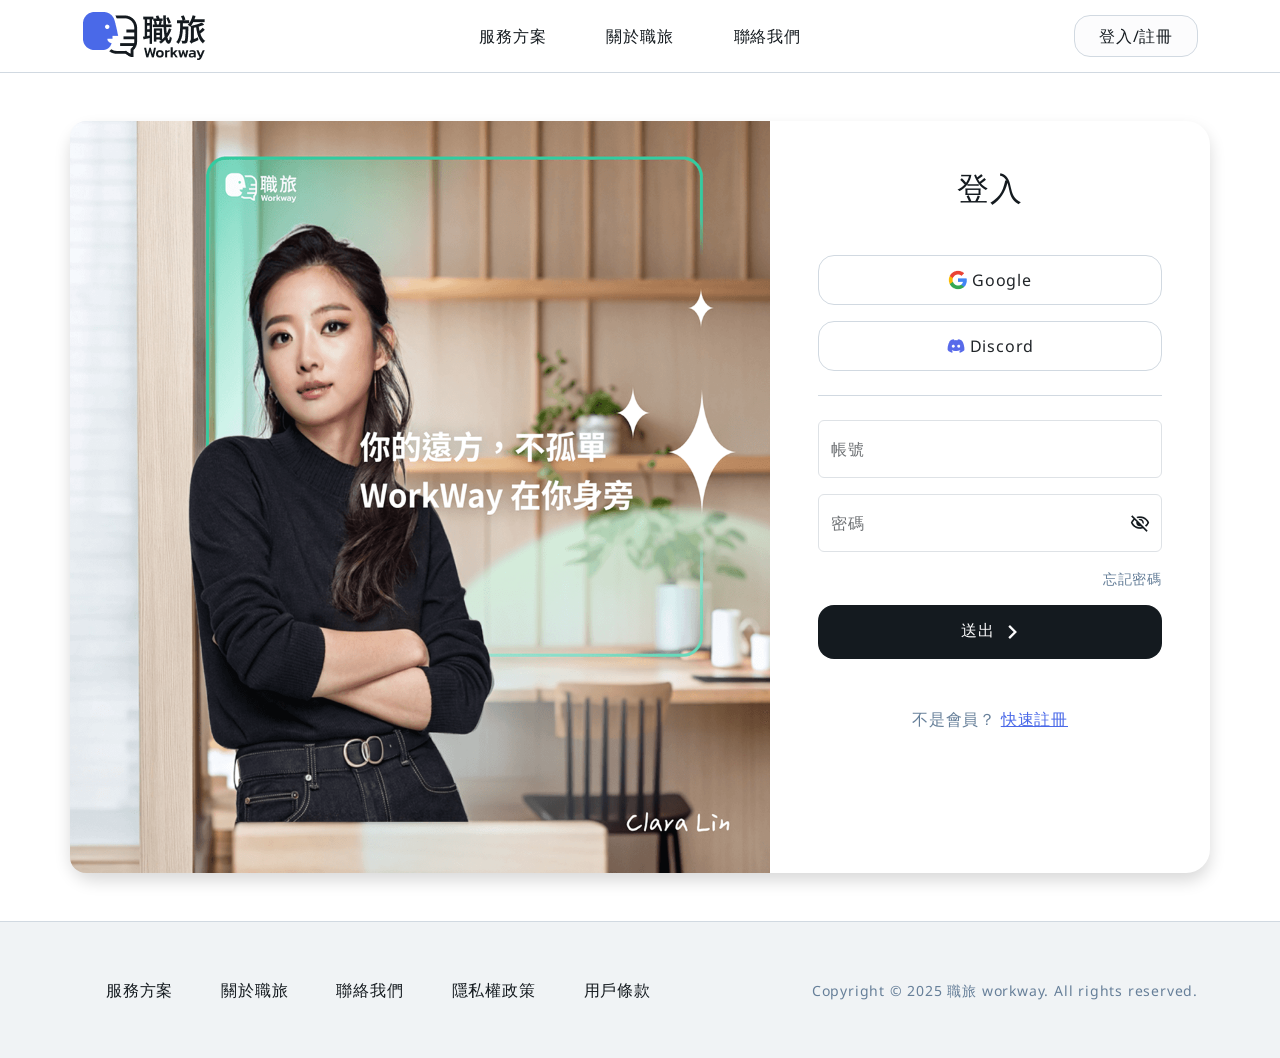
<file: login.html>
<!doctype html>
<html lang="en">
  <head>
    <meta charset="UTF-8" />
    <meta name="viewport" content="width=device-width, initial-scale=1.0" />
    <title>登入</title>
    <link rel="preconnect" href="https://fonts.googleapis.com" />
    <link rel="preconnect" href="https://fonts.gstatic.com" crossorigin />
    <link
      href="https://fonts.googleapis.com/css2?family=Noto+Sans:ital,wght@0,100..900;1,100..900&display=swap"
      rel="stylesheet"
    />
    <link rel="stylesheet" href="./css/style/all.css" />
  </head>
  <body>
    <header class="py-3 border-bottom border-neutral-85">
      <ul
        class="container list-unstyled d-flex justify-content-between align-items-center"
      >
        <!-- 品牌標誌 -->
        <li>
          <a href="./index.html">
            <img src="./img/logo.png" alt="品牌標誌" />
          </a>
        </li>
        <!-- 選單 -->
        <li class="d-none d-md-flex">
          <nav>
            <ul class="list-unstyled d-flex gap-3">
              <li>
                <a class="py-2 px-6 fw-normal" href="./service.html"
                  >服務方案</a
                >
              </li>
              <li>
                <a class="py-2 px-6" href="./about.html">關於職旅</a>
              </li>
              <li>
                <a class="py-2 px-6" href="./contact.html">聯絡我們</a>
              </li>
            </ul>
          </nav>
        </li>
        <!-- 登入註冊 -->
        <li>
          <a
            class="btn btn-xl px-md-6 px-4 btn-white-filled me-3 me-md-0"
            href="./login.html"
            >登入/註冊</a
          >

          <button class="btn py-3 px-0 border-0 d-md-none">
            <svg
              xmlns="http://www.w3.org/2000/svg"
              height="24px"
              viewBox="0 -960 960 960"
              width="24px"
              fill="currentColor"
            >
              <path
                d="M120-240v-80h720v80H120Zm0-200v-80h720v80H120Zm0-200v-80h720v80H120Z"
              />
            </svg>
          </button>
        </li>
      </ul>
    </header>
    <main class="py-9">
      <section class="container d-flex radius-4 shadow px-0">
        <!-- 圖片 -->
        <img
          class="max-width-9 radius-top-start radius-bottom-start d-none d-xl-flex"
          src="./img/about/login.png"
          alt="品牌形象圖"
        />
        <!-- 表單 -->
        <div class="px-sm-9 pt-sm-9 pb-18 px-6 pt-6 flex-grow-1">
          <form class="d-flex flex-column gap-sm-9 gap-6" action="">
            <!-- 標題 -->
            <h2 class="text-center">登入</h2>
            <!-- google、discord、帳號、密碼 -->
            <div>
              <!-- google、discord -->
              <div
                class="d-flex flex-column gap-4 border-bottom border-neutral-85 pb-6"
              >
                <button
                  class="btn py-3 d-flex justify-content-center align-items-center gap-1 w-100 border border-neutral-85 radius-3"
                >
                  <span>
                    <img src="./img/icon/google.png" alt="google" />
                  </span>
                  <span>Google</span>
                </button>
                <button
                  class="btn py-3 d-flex justify-content-center align-items-center gap-1 w-100 border border-neutral-85 radius-3"
                >
                  <span>
                    <img src="./img/icon/discord.png" alt="discord" />
                  </span>
                  <span>Discord</span>
                </button>
              </div>
              <!-- 帳號、密碼 -->
              <div class="d-flex flex-column gap-4 pt-6">
                <!-- 帳號 -->
                <div class="form-floating">
                  <input
                    type="text"
                    class="form-control"
                    id="nameInput"
                    placeholder="帳號"
                  />
                  <label for="floatingInput">帳號</label>
                </div>
                <!-- 密碼 -->
                <div class="form-floating">
                  <input
                    type="text"
                    class="form-control"
                    id="passwordInput"
                    placeholder="密碼"
                  />
                  <label for="floatingInput">密碼</label>
                  <span>
                    <img
                      class="position-absolute top-50 end-12 translate-middle-y"
                      src="./img/icon/visibility.png"
                      alt="隱藏"
                    />
                  </span>
                </div>
                <!-- 提示 -->
                <a class="fs-8 fw-normal text-neutral-50 text-end" href="#"
                  >忘記密碼</a
                >
                <!-- CTA -->
                <a class="btn btn-large btn-black-filled" href="#">
                  <span class="fs-7 fw-normal">送出</span>
                  <span>
                    <svg
                      xmlns="http://www.w3.org/2000/svg"
                      height="28px"
                      viewBox="0 -960 960 960"
                      width="28px"
                      fill="currentColor"
                    >
                      <path
                        d="M504-480 320-664l56-56 240 240-240 240-56-56 184-184Z"
                      />
                    </svg>
                  </span>
                </a>
              </div>
            </div>
            <!-- 註冊 -->
            <a href="./register.html" class="text-center">
              <span class="text-neutral-50 fw-medium lh-1p2">不是會員？</span>
              <span
                class="text-brand-primary fw-medium lh-1p2 text-decoration-underline"
                >快速註冊</span
              >
            </a>
          </form>
        </div>
      </section>
    </main>
    <footer class="py-sm-9 py-6 bg-neutral-95 border-top border-neutral-85">
      <!-- 選單、版權 -->
      <ul
        class="list-unstyled container d-flex justify-content-between align-items-center flex-xl-row flex-column gap-2 gap-sm-0"
      >
        <!-- 選單 -->
        <li>
          <ul
            class="list-unstyled d-flex justify-content-sm-between justify-content-center flex-wrap gap-2 gap-sm-0"
          >
            <li class="flex-shrink-0">
              <a
                class="py-2 px-sm-6 px-4 fw-normal fw-normal"
                href="./service.html"
                >服務方案</a
              >
            </li>
            <li class="flex-shrink-0">
              <a class="py-2 px-6 fw-normal" href="./about.html">關於職旅</a>
            </li>
            <li class="flex-shrink-0">
              <a class="py-2 px-6 fw-normal" href="./contact.html">聯絡我們</a>
            </li>
            <li class="flex-shrink-0">
              <a class="py-2 px-6 fw-normal" href="./policy.html">隱私權政策</a>
            </li>
            <li class="flex-shrink-0">
              <a class="py-2 px-6 fw-normal" href="./agreement.html"
                >用戶條款</a
              >
            </li>
          </ul>
        </li>
        <!-- 版權 -->
        <li class="fs-8 text-neutral-50">
          Copyright © 2025 職旅 workway. All rights reserved.
        </li>
      </ul>
    </footer>
    <script src="./modules/bootstrap-5.3.8/dist/js/bootstrap.bundle.min.js"></script>
  </body>
</html>
</file>
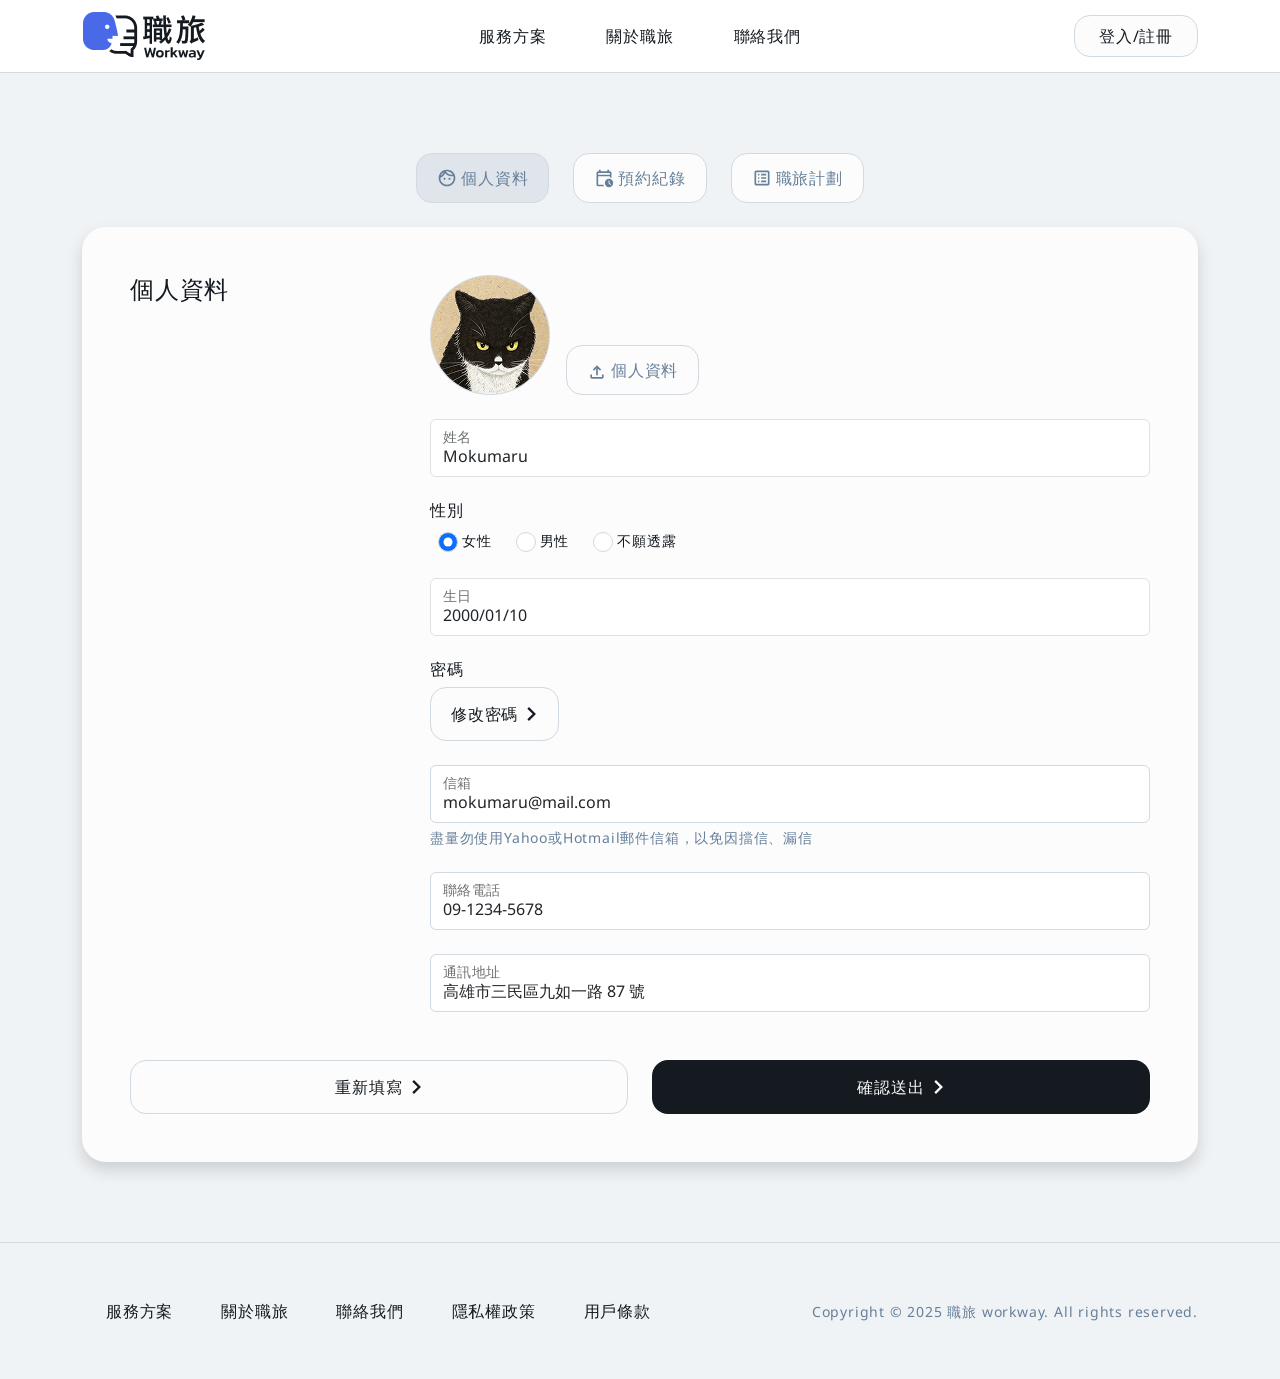
<file: personal_data.html>
<!doctype html>
<html lang="en">
  <head>
    <meta charset="UTF-8" />
    <meta name="viewport" content="width=device-width, initial-scale=1.0" />
    <title>個人資料</title>
    <link rel="preconnect" href="https://fonts.googleapis.com" />
    <link rel="preconnect" href="https://fonts.gstatic.com" crossorigin />
    <link
      href="https://fonts.googleapis.com/css2?family=Noto+Sans:ital,wght@0,100..900;1,100..900&display=swap"
      rel="stylesheet"
    />
    <link rel="stylesheet" href="./css/style/all.css" />
  </head>
  <body>
    <header class="py-3 border-bottom border-neutral-85">
      <ul
        class="container list-unstyled d-flex justify-content-between align-items-center"
      >
        <!-- 品牌標誌 -->
        <li>
          <a href="./index.html">
            <img src="./img/logo.png" alt="品牌標誌" />
          </a>
        </li>
        <!-- 選單 -->
        <li class="d-none d-md-flex">
          <nav>
            <ul class="list-unstyled d-flex gap-3">
              <li>
                <a class="py-2 px-6 fw-normal" href="./service.html"
                  >服務方案</a
                >
              </li>
              <li>
                <a class="py-2 px-6" href="./about.html">關於職旅</a>
              </li>
              <li>
                <a class="py-2 px-6" href="./contact.html">聯絡我們</a>
              </li>
            </ul>
          </nav>
        </li>
        <!-- 登入註冊 -->
        <li>
          <a
            class="btn btn-xl px-md-6 px-4 btn-white-filled me-3 me-md-0"
            href="./login.html"
            >登入/註冊</a
          >

          <button class="btn py-3 px-0 border-0 d-md-none">
            <svg
              xmlns="http://www.w3.org/2000/svg"
              height="24px"
              viewBox="0 -960 960 960"
              width="24px"
              fill="currentColor"
            >
              <path
                d="M120-240v-80h720v80H120Zm0-200v-80h720v80H120Zm0-200v-80h720v80H120Z"
              />
            </svg>
          </button>
        </li>
      </ul>
    </header>
    <main class="py-12 bg-neutral-95">
      <!-- 按鈕 -->
      <section
        class="container mb-6 d-flex justify-content-center gap-sm-6 gap-4"
      >
        <!-- 個人資料 -->
        <a
          class="btn btn-normal btn-white2-filled fs-sm-7 fs-8 px-sm-5 px-3 d-flex justify-content-center align-items-center gap-sm-1 gap-0 bg-neutral-90"
          href="#"
        >
          <span>
            <svg
              class="d-flex justify-content-center align-items-center"
              xmlns="http://www.w3.org/2000/svg"
              height="20px"
              viewBox="0 -960 960 960"
              width="20px"
              fill="currentColor"
            >
              <path
                d="M324.5-404.5Q310-419 310-440t14.5-35.5Q339-490 360-490t35.5 14.5Q410-461 410-440t-14.5 35.5Q381-390 360-390t-35.5-14.5Zm240 0Q550-419 550-440t14.5-35.5Q579-490 600-490t35.5 14.5Q650-461 650-440t-14.5 35.5Q621-390 600-390t-35.5-14.5ZM480-160q134 0 227-93t93-227q0-24-3-46.5T786-570q-21 5-42 7.5t-44 2.5q-91 0-172-39T390-708q-32 78-91.5 135.5T160-486v6q0 134 93 227t227 93Zm0 80q-83 0-156-31.5T197-197q-54-54-85.5-127T80-480q0-83 31.5-156T197-763q54-54 127-85.5T480-880q83 0 156 31.5T763-763q54 54 85.5 127T880-480q0 83-31.5 156T763-197q-54 54-127 85.5T480-80Zm-54-715q42 70 114 112.5T700-640q14 0 27-1.5t27-3.5q-42-70-114-112.5T480-800q-14 0-27 1.5t-27 3.5ZM177-581q51-29 89-75t57-103q-51 29-89 75t-57 103Zm249-214Zm-103 36Z"
              />
            </svg>
          </span>
          <span class="fw-normal">個人資料</span>
        </a>
        <!-- 預約紀錄 -->
        <a
          class="btn btn-normal btn-white2-filled fs-sm-7 fs-8 px-sm-5 px-3 d-flex justify-content-center align-items-center gap-sm-1 gap-0"
          href="#"
        >
          <span>
            <svg
              class="d-flex justify-content-center align-items-center"
              xmlns="http://www.w3.org/2000/svg"
              height="20px"
              viewBox="0 -960 960 960"
              width="20px"
              fill="currentColor"
            >
              <path
                d="M200-640h560v-80H200v80Zm0 0v-80 80Zm0 560q-33 0-56.5-23.5T120-160v-560q0-33 23.5-56.5T200-800h40v-80h80v80h320v-80h80v80h40q33 0 56.5 23.5T840-720v227q-19-9-39-15t-41-9v-43H200v400h252q7 22 16.5 42T491-80H200Zm378.5-18.5Q520-157 520-240t58.5-141.5Q637-440 720-440t141.5 58.5Q920-323 920-240T861.5-98.5Q803-40 720-40T578.5-98.5ZM787-145l28-28-75-75v-112h-40v128l87 87Z"
              />
            </svg>
          </span>
          <span class="fw-normal">預約紀錄</span>
        </a>
        <!-- 職旅計劃 -->
        <a
          class="btn btn-normal btn-white2-filled fs-sm-7 fs-8 px-sm-5 px-3 d-flex justify-content-center align-items-center gap-sm-1 gap-0"
          href="#"
        >
          <span>
            <svg
              class="d-flex justify-content-center align-items-center"
              xmlns="http://www.w3.org/2000/svg"
              height="20px"
              viewBox="0 -960 960 960"
              width="20px"
              fill="currentColor"
            >
              <path
                d="M348.5-291.5Q360-303 360-320t-11.5-28.5Q337-360 320-360t-28.5 11.5Q280-337 280-320t11.5 28.5Q303-280 320-280t28.5-11.5Zm0-160Q360-463 360-480t-11.5-28.5Q337-520 320-520t-28.5 11.5Q280-497 280-480t11.5 28.5Q303-440 320-440t28.5-11.5Zm0-160Q360-623 360-640t-11.5-28.5Q337-680 320-680t-28.5 11.5Q280-657 280-640t11.5 28.5Q303-600 320-600t28.5-11.5ZM440-280h240v-80H440v80Zm0-160h240v-80H440v80Zm0-160h240v-80H440v80ZM200-120q-33 0-56.5-23.5T120-200v-560q0-33 23.5-56.5T200-840h560q33 0 56.5 23.5T840-760v560q0 33-23.5 56.5T760-120H200Zm0-80h560v-560H200v560Zm0-560v560-560Z"
              />
            </svg>
          </span>
          <span class="fw-normal">職旅計劃</span>
        </a>
      </section>
      <!-- 表單 -->
      <section class="container">
        <div class="p-md-9 p-6 bg-brand-white radius-4 shadow">
          <form class="d-flex flex-column gap-md-9 gap-6">
            <!-- 標題、欄位 -->
            <div class="d-flex flex-column flex-md-row gap-4 gap-md-0">
              <!-- 標題 -->
              <div class="flex-grow-1 max-width-8 fs-4 fw-medium lh-1p2">
                個人資料
              </div>
              <!-- 欄位 -->
              <div class="d-flex flex-column gap-md-6 gap-4 flex-grow-1">
                <!-- 大頭貼 -->
                <div class="d-flex gap-4 align-items-end">
                  <img src="./img/personal_data/Profile.png" alt="大頭貼" />
                  <a
                    class="btn btn-normal btn-white2-filled d-flex justify-content-center align-items-center gap-1"
                    href="#"
                  >
                    <span>
                      <svg
                        xmlns="http://www.w3.org/2000/svg"
                        height="20px"
                        viewBox="0 -960 960 960"
                        width="20px"
                        fill="currentColor"
                      >
                        <path
                          d="M440-320v-326L336-542l-56-58 200-200 200 200-56 58-104-104v326h-80ZM240-160q-33 0-56.5-23.5T160-240v-120h80v120h480v-120h80v120q0 33-23.5 56.5T720-160H240Z"
                        />
                      </svg>
                    </span>
                    <span class="fw-normal">個人資料</span>
                  </a>
                </div>
                <!-- 姓名 -->
                <div class="form-floating">
                  <input
                    type="text"
                    class="form-control"
                    id="nameInput"
                    placeholder="姓名"
                    value="Mokumaru"
                  />
                  <label for="floatingInput">姓名</label>
                </div>
                <!-- 性別 單選-->
                <div class="d-flex flex-column gap-2">
                  <!-- 標題 -->
                  <h3 class="fs-7 fw-normal">性別</h3>
                  <!-- 單選 -->
                  <div class="d-flex gap-6 flex-wrap px-2">
                    <div class="form-check">
                      <input
                        class="form-check-input border-neutral-85 height-2 width-1"
                        type="radio"
                        value="女性"
                        name="gender"
                        id="femaleRadio"
                        checked
                      />
                      <label
                        class="form-check-label fs-8 fw-normal"
                        for="femaleRadio"
                      >
                        女性
                      </label>
                    </div>
                    <div class="form-check">
                      <input
                        class="form-check-input border-neutral-85 height-2 width-1"
                        type="radio"
                        value="男性"
                        name="gender"
                        id="maleRadio"
                      />
                      <label
                        class="form-check-label fs-8 fw-normal"
                        for="maleRadio"
                      >
                        男性
                      </label>
                    </div>
                    <div class="form-check">
                      <input
                        class="form-check-input border-neutral-85 height-2 width-1"
                        type="radio"
                        value="不願透露"
                        name="gender"
                        id="noRadio"
                      />
                      <label
                        class="form-check-label fs-8 fw-normal"
                        for="noRadio"
                      >
                        不願透露
                      </label>
                    </div>
                  </div>
                </div>
                <!-- 生日 -->
                <div class="form-floating">
                  <input
                    type="text"
                    class="form-control"
                    id="birthInput"
                    placeholder="生日"
                    value="2000/01/10"
                  />
                  <label for="floatingInput">生日</label>
                </div>
                <!-- 密碼 -->
                <div class="d-flex flex-column gap-2">
                  <!-- 標題 -->
                  <h3 class="fs-7 fw-normal">密碼</h3>
                  <!-- 按鈕 -->
                  <a
                    class="btn btn-large btn-white-filled d-flex justify-content-center align-items-center align-self-start"
                    href="#"
                  >
                    <span class="fs-7 fw-normal">修改密碼</span>
                    <span>
                      <svg
                        xmlns="http://www.w3.org/2000/svg"
                        height="28px"
                        viewBox="0 -960 960 960"
                        width="28px"
                        fill="currentColor"
                      >
                        <path
                          d="M504-480 320-664l56-56 240 240-240 240-56-56 184-184Z"
                        />
                      </svg>
                    </span>
                  </a>
                </div>
                <!-- 信箱 -->
                <div class="form-floating">
                  <input
                    type="tel"
                    id="floatingInput"
                    class="form-control border-neutral-85"
                    aria-describedby="telBlock"
                    placeholder="mokumaru@mail.com"
                    value="mokumaru@mail.com"
                  />
                  <label for="floatingInput">信箱</label>
                  <div
                    id="passwordHelpBlock"
                    class="form-text text-neutral-50 fw-normal"
                  >
                    盡量勿使用Yahoo或Hotmail郵件信箱，以免因擋信、漏信
                  </div>
                </div>
                <!-- 聯絡電話 -->
                <div class="form-floating">
                  <input
                    type="tel"
                    id="floatingInput"
                    class="form-control border-neutral-85"
                    aria-describedby="telBlock"
                    placeholder="聯絡電話"
                    value="09-1234-5678"
                  />
                  <label for="floatingInput">聯絡電話</label>
                </div>
                <!-- 地址 -->
                <div class="form-floating">
                  <input
                    type="tel"
                    id="floatingInput"
                    class="form-control border-neutral-85"
                    aria-describedby="telBlock"
                    placeholder="通訊地址"
                    value="高雄市三民區九如一路 87 號"
                  />
                  <label for="floatingInput">通訊地址</label>
                </div>
              </div>
            </div>
            <!-- 按鈕 -->
            <!-- CTA -->
            <div
              class="d-flex flex-sm-row flex-column gap-sm-6 gap-4 justify-content-center align-items-start"
            >
              <a
                class="btn btn-large btn-white-filled d-flex justify-content-center align-items-center w-100"
                href="#"
              >
                <span class="fs-7 fw-normal">重新填寫</span>
                <span>
                  <svg
                    xmlns="http://www.w3.org/2000/svg"
                    height="28px"
                    viewBox="0 -960 960 960"
                    width="28px"
                    fill="currentColor"
                  >
                    <path
                      d="M504-480 320-664l56-56 240 240-240 240-56-56 184-184Z"
                    />
                  </svg>
                </span>
              </a>
              <a
                class="btn btn-large btn-black-filled d-flex justify-content-center align-items-center w-100"
                href="#"
              >
                <span class="fs-7 fw-normal">確認送出</span>
                <span>
                  <svg
                    xmlns="http://www.w3.org/2000/svg"
                    height="28px"
                    viewBox="0 -960 960 960"
                    width="28px"
                    fill="currentColor"
                  >
                    <path
                      d="M504-480 320-664l56-56 240 240-240 240-56-56 184-184Z"
                    />
                  </svg>
                </span>
              </a>
            </div>
          </form>
        </div>
      </section>
    </main>
    <footer class="py-sm-9 py-6 bg-neutral-95 border-top border-neutral-85">
      <!-- 選單、版權 -->
      <ul
        class="list-unstyled container d-flex justify-content-between align-items-center flex-xl-row flex-column gap-2 gap-sm-0"
      >
        <!-- 選單 -->
        <li>
          <ul
            class="list-unstyled d-flex justify-content-sm-between justify-content-center flex-wrap gap-2 gap-sm-0"
          >
            <li class="flex-shrink-0">
              <a
                class="py-2 px-sm-6 px-4 fw-normal fw-normal"
                href="./service.html"
                >服務方案</a
              >
            </li>
            <li class="flex-shrink-0">
              <a class="py-2 px-6 fw-normal" href="./about.html">關於職旅</a>
            </li>
            <li class="flex-shrink-0">
              <a class="py-2 px-6 fw-normal" href="./contact.html">聯絡我們</a>
            </li>
            <li class="flex-shrink-0">
              <a class="py-2 px-6 fw-normal" href="./policy.html">隱私權政策</a>
            </li>
            <li class="flex-shrink-0">
              <a class="py-2 px-6 fw-normal" href="./agreement.html"
                >用戶條款</a
              >
            </li>
          </ul>
        </li>
        <!-- 版權 -->
        <li class="fs-8 text-neutral-50">
          Copyright © 2025 職旅 workway. All rights reserved.
        </li>
      </ul>
    </footer>
    <script src="./modules/bootstrap-5.3.8/dist/js/bootstrap.bundle.min.js"></script>
  </body>
</html>
</file>
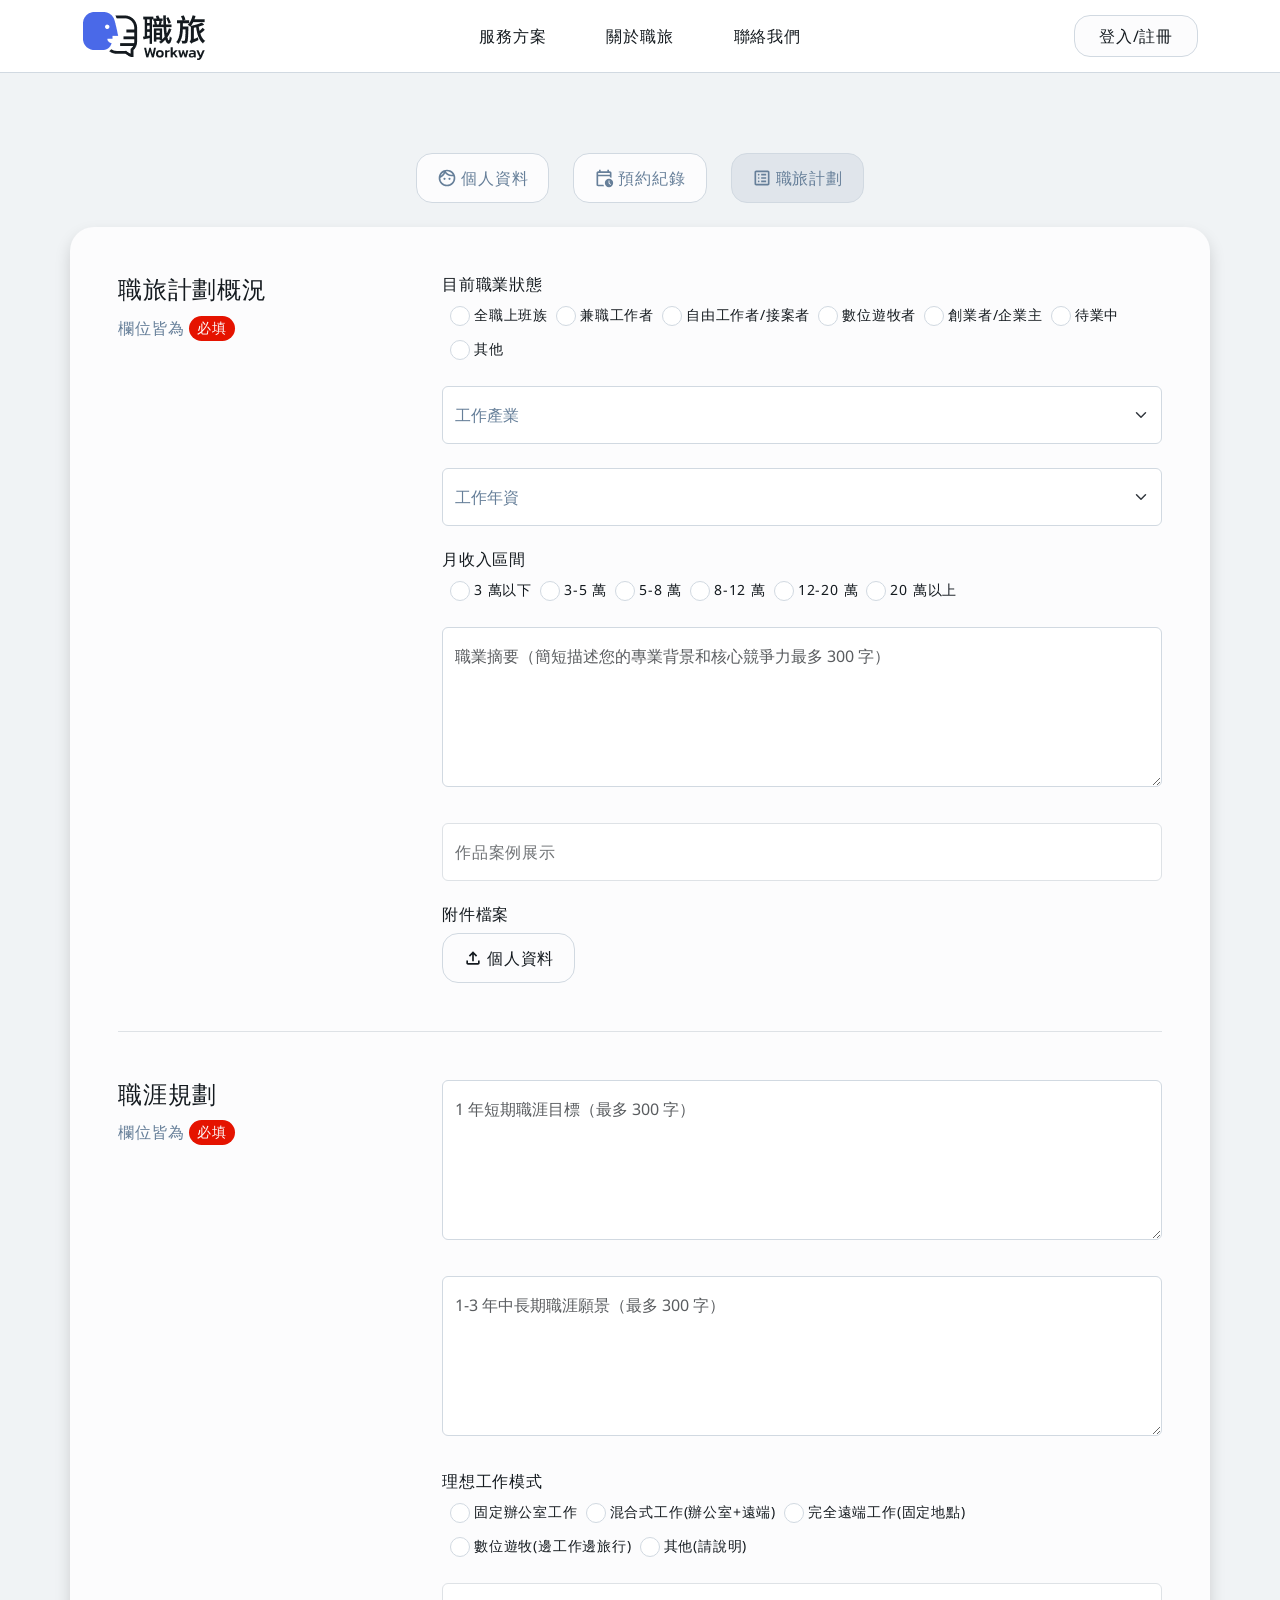
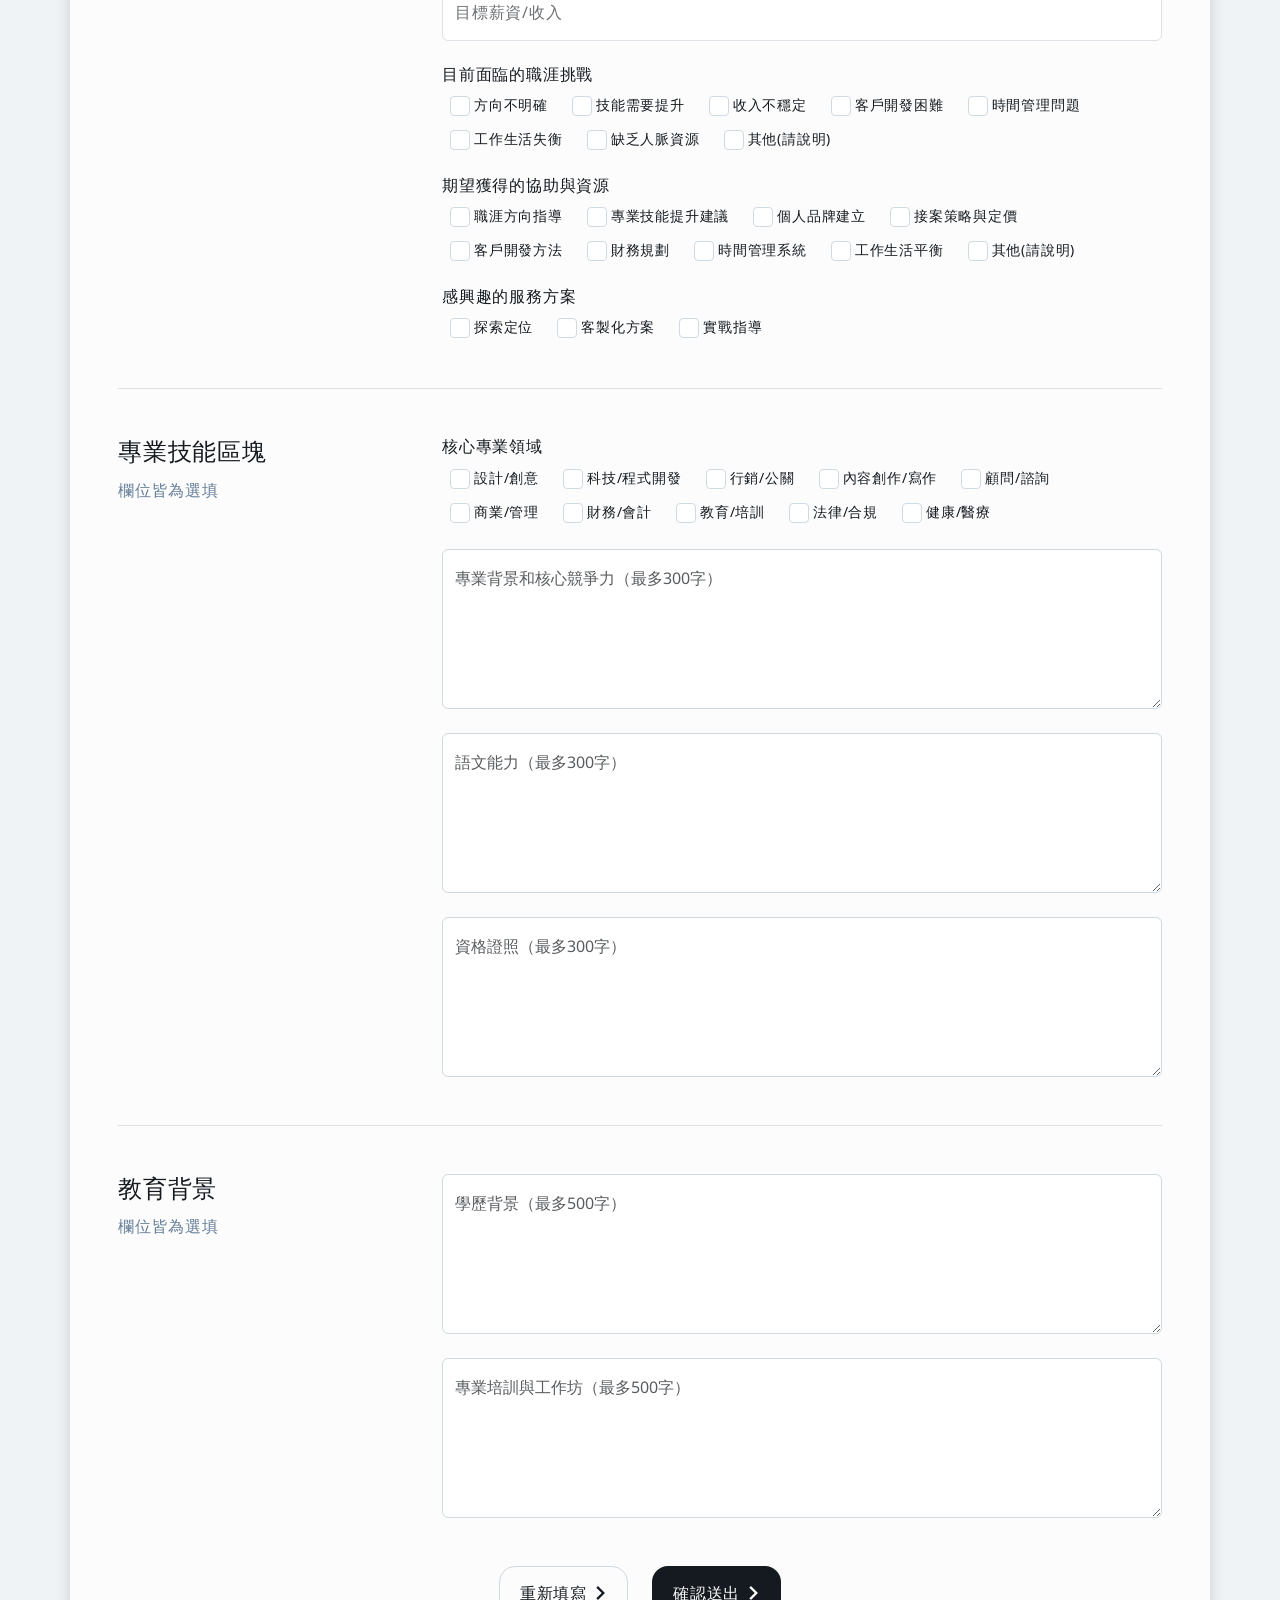
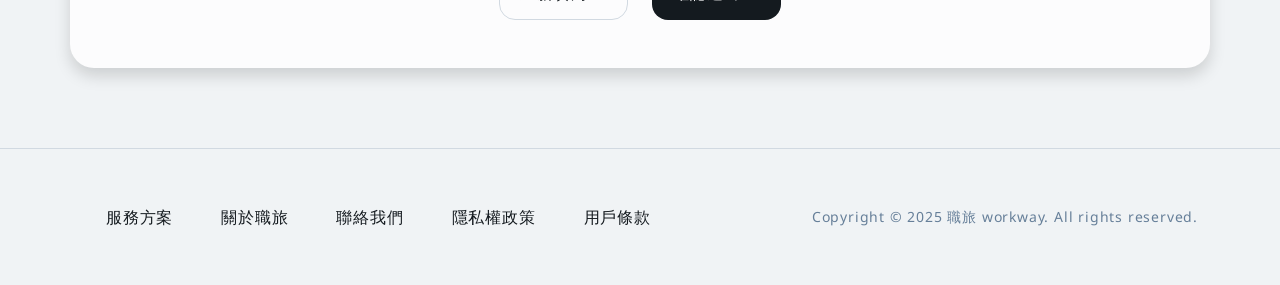
<file: plan.html>
<!doctype html>
<html lang="en">
  <head>
    <meta charset="UTF-8" />
    <meta name="viewport" content="width=device-width, initial-scale=1.0" />
    <title>計畫</title>
    <link rel="preconnect" href="https://fonts.googleapis.com" />
    <link rel="preconnect" href="https://fonts.gstatic.com" crossorigin />
    <link
      href="https://fonts.googleapis.com/css2?family=Noto+Sans:ital,wght@0,100..900;1,100..900&display=swap"
      rel="stylesheet"
    />
    <link rel="stylesheet" href="./css/style/all.css" />
  </head>
  <body>
    <header class="py-3 border-bottom border-neutral-85">
      <ul
        class="container list-unstyled d-flex justify-content-between align-items-center"
      >
        <!-- 品牌標誌 -->
        <li>
          <a href="./index.html">
            <img src="./img/logo.png" alt="品牌標誌" />
          </a>
        </li>
        <!-- 選單 -->
        <li class="d-none d-md-flex">
          <nav>
            <ul class="list-unstyled d-flex gap-3">
              <li>
                <a class="py-2 px-6 fw-normal" href="./service.html"
                  >服務方案</a
                >
              </li>
              <li>
                <a class="py-2 px-6" href="./about.html">關於職旅</a>
              </li>
              <li>
                <a class="py-2 px-6" href="./contact.html">聯絡我們</a>
              </li>
            </ul>
          </nav>
        </li>
        <!-- 登入註冊 -->
        <li>
          <a
            class="btn btn-xl px-md-6 px-4 btn-white-filled me-3 me-md-0"
            href="./login.html"
            >登入/註冊</a
          >

          <button class="btn py-3 px-0 border-0 d-md-none">
            <svg
              xmlns="http://www.w3.org/2000/svg"
              height="24px"
              viewBox="0 -960 960 960"
              width="24px"
              fill="currentColor"
            >
              <path
                d="M120-240v-80h720v80H120Zm0-200v-80h720v80H120Zm0-200v-80h720v80H120Z"
              />
            </svg>
          </button>
        </li>
      </ul>
    </header>
    <main class="py-12 px-3 bg-neutral-95">
      <!-- 按鈕 -->
      <section
        class="container px-0  mb-sm-6 mb-4 d-flex justify-content-center gap-sm-6 gap-4"
      >
        <!-- 個人資料 -->
        <a
          class="btn btn-normal btn-white2-filled fs-sm-7 fs-8 px-sm-5 px-3 d-flex justify-content-center align-items-center gap-sm-1 gap-0"
          href="#"
        >
          <span>
            <svg
              class="d-flex justify-content-center align-items-center"
              xmlns="http://www.w3.org/2000/svg"
              height="20px"
              viewBox="0 -960 960 960"
              width="20px"
              fill="currentColor"
            >
              <path
                d="M324.5-404.5Q310-419 310-440t14.5-35.5Q339-490 360-490t35.5 14.5Q410-461 410-440t-14.5 35.5Q381-390 360-390t-35.5-14.5Zm240 0Q550-419 550-440t14.5-35.5Q579-490 600-490t35.5 14.5Q650-461 650-440t-14.5 35.5Q621-390 600-390t-35.5-14.5ZM480-160q134 0 227-93t93-227q0-24-3-46.5T786-570q-21 5-42 7.5t-44 2.5q-91 0-172-39T390-708q-32 78-91.5 135.5T160-486v6q0 134 93 227t227 93Zm0 80q-83 0-156-31.5T197-197q-54-54-85.5-127T80-480q0-83 31.5-156T197-763q54-54 127-85.5T480-880q83 0 156 31.5T763-763q54 54 85.5 127T880-480q0 83-31.5 156T763-197q-54 54-127 85.5T480-80Zm-54-715q42 70 114 112.5T700-640q14 0 27-1.5t27-3.5q-42-70-114-112.5T480-800q-14 0-27 1.5t-27 3.5ZM177-581q51-29 89-75t57-103q-51 29-89 75t-57 103Zm249-214Zm-103 36Z"
              />
            </svg>
          </span>
          <span class="fw-normal">個人資料</span>
        </a>
        <!-- 預約紀錄 -->
        <a
          class="btn btn-normal btn-white2-filled fs-sm-7 fs-8 px-sm-5 px-3 d-flex justify-content-center align-items-center gap-sm-1 gap-0"
          href="#"
        >
          <span>
            <svg
              class="d-flex justify-content-center align-items-center"
              xmlns="http://www.w3.org/2000/svg"
              height="20px"
              viewBox="0 -960 960 960"
              width="20px"
              fill="currentColor"
            >
              <path
                d="M200-640h560v-80H200v80Zm0 0v-80 80Zm0 560q-33 0-56.5-23.5T120-160v-560q0-33 23.5-56.5T200-800h40v-80h80v80h320v-80h80v80h40q33 0 56.5 23.5T840-720v227q-19-9-39-15t-41-9v-43H200v400h252q7 22 16.5 42T491-80H200Zm378.5-18.5Q520-157 520-240t58.5-141.5Q637-440 720-440t141.5 58.5Q920-323 920-240T861.5-98.5Q803-40 720-40T578.5-98.5ZM787-145l28-28-75-75v-112h-40v128l87 87Z"
              />
            </svg>
          </span>
          <span class="fw-normal">預約紀錄</span>
        </a>
        <!-- 職旅計劃 -->
        <a
          class="btn btn-normal btn-white2-filled fs-sm-7 fs-8 px-sm-5 px-3 d-flex justify-content-center align-items-center gap-sm-1 gap-0 bg-neutral-90"
          href="#"
        >
          <span>
            <svg
              class="d-flex justify-content-center align-items-center"
              xmlns="http://www.w3.org/2000/svg"
              height="20px"
              viewBox="0 -960 960 960"
              width="20px"
              fill="currentColor"
            >
              <path
                d="M348.5-291.5Q360-303 360-320t-11.5-28.5Q337-360 320-360t-28.5 11.5Q280-337 280-320t11.5 28.5Q303-280 320-280t28.5-11.5Zm0-160Q360-463 360-480t-11.5-28.5Q337-520 320-520t-28.5 11.5Q280-497 280-480t11.5 28.5Q303-440 320-440t28.5-11.5Zm0-160Q360-623 360-640t-11.5-28.5Q337-680 320-680t-28.5 11.5Q280-657 280-640t11.5 28.5Q303-600 320-600t28.5-11.5ZM440-280h240v-80H440v80Zm0-160h240v-80H440v80Zm0-160h240v-80H440v80ZM200-120q-33 0-56.5-23.5T120-200v-560q0-33 23.5-56.5T200-840h560q33 0 56.5 23.5T840-760v560q0 33-23.5 56.5T760-120H200Zm0-80h560v-560H200v560Zm0-560v560-560Z"
              />
            </svg>
          </span>
          <span class="fw-normal">職旅計劃</span>
        </a>
      </section>
      <!-- 表單 -->
      <section class="container p-md-9 p-6 bg-brand-white radius-4 shadow">
        <!-- 表單 -->
        <form class="d-flex flex-column gap-md-9 gap-6" action="">
          <!-- 職旅計劃概況 -->
          <div
            class="d-flex flex-md-row flex-column gap-md-6 gap-4 border-bottom pb-md-9 pb-6"
          >
            <!-- 標題 -->
            <div
              class="d-flex flex-md-column flex-row justify-content-md-start justify-content-between gap-3 flex-grow-1 max-width-md-8 min-width-5"
            >
              <h3 class="fs-4 fw-medium lh-1p2">職旅計劃概況</h3>
              <p
                class="d-flex justify-content-center align-items-center justify-content-md-start align-items-md-start gap-1"
              >
                <span class="text-neutral-50 fw-normal">欄位皆為</span>
                <span
                  class="py-1 px-2 fs-8 text-brand-white fw-medium lh-1p2 bg-global-danger-45 rounded-pill d-flex"
                  >必填</span
                >
              </p>
            </div>
            <!-- 欄位 -->
            <div class="d-flex flex-column gap-md-6 gap-4 flex-grow-1">
              <!-- 目前職業狀態 單選 -->
              <div class="d-flex flex-column gap-2">
                <!-- 標題 -->
                <h3 class="fs-7 fw-normal">目前職業狀態</h3>
                <!-- 單選 -->
                <div class="d-flex gap-2 flex-wrap px-2">
                  <div class="form-check">
                    <input
                      class="form-check-input border-neutral-85 height-2 width-1"
                      type="radio"
                      value="全職上班族"
                      name="radioDefault"
                      id="fulltimeRadio"
                    />
                    <label
                      class="form-check-label fs-8 fw-normal"
                      for="fulltimeRadio"
                    >
                      全職上班族
                    </label>
                  </div>
                  <div class="form-check">
                    <input
                      class="form-check-input border-neutral-85 height-2 width-1"
                      type="radio"
                      value="兼職工作者"
                      name="radioDefault"
                      id="parttimeRadio"
                    />
                    <label
                      class="form-check-label fs-8 fw-normal"
                      for="parttimeRadio"
                    >
                      兼職工作者
                    </label>
                  </div>
                  <div class="form-check">
                    <input
                      class="form-check-input border-neutral-85 height-2 width-1"
                      type="radio"
                      value="自由工作者/接案者"
                      name="radioDefault"
                      id="freeRadio"
                    />
                    <label
                      class="form-check-label fs-8 fw-normal"
                      for="freeRadio"
                    >
                      自由工作者/接案者
                    </label>
                  </div>
                  <div class="form-check">
                    <input
                      class="form-check-input border-neutral-85 height-2 width-1"
                      type="radio"
                      value="數位遊牧者"
                      name="radioDefault"
                      id="nomadRadio"
                    />
                    <label
                      class="form-check-label fs-8 fw-normal"
                      for="nomadRadio"
                    >
                      數位遊牧者
                    </label>
                  </div>
                  <div class="form-check">
                    <input
                      class="form-check-input border-neutral-85 height-2 width-1"
                      type="radio"
                      value="創業者/企業主"
                      name="radioDefault"
                      id="entryRadio"
                    />
                    <label
                      class="form-check-label fs-8 fw-normal"
                      for="entryRadio"
                    >
                      創業者/企業主
                    </label>
                  </div>
                  <div class="form-check">
                    <input
                      class="form-check-input border-neutral-85 height-2 width-1"
                      type="radio"
                      value="待業中"
                      name="radioDefault"
                      id="unemployedRadio"
                    />
                    <label
                      class="form-check-label fs-8 fw-normal"
                      for="unemployedRadio"
                    >
                      待業中
                    </label>
                  </div>
                  <div class="form-check">
                    <input
                      class="form-check-input border-neutral-85 height-2 width-1"
                      type="radio"
                      value="其他"
                      name="radioDefault"
                      id="otherRadio"
                    />
                    <label
                      class="form-check-label fs-8 fw-normal"
                      for="otherRadio"
                    >
                      其他
                    </label>
                  </div>
                </div>
              </div>
              <!-- 工作產業 選單 -->
              <select
                class="form-select py-4 border-neutral-85 text-neutral-50 fw-normal"
                aria-label="Default select example"
              >
                <option selected>工作產業</option>
                <option value="1">科技</option>
                <option value="2">媒體</option>
                <option value="3">教育</option>
                <option value="4">醫療健康</option>
                <option value="5">零售製造</option>
                <option value="6">服務業</option>
                <option value="7">藝術創意</option>
                <option value="8">非營利組織</option>
              </select>
              <!-- 工作年資 選單 -->
              <select
                class="form-select py-4 border-neutral-85 text-neutral-50 fw-normal"
                aria-label="Default select example"
              >
                <option selected>工作年資</option>
                <option value="1">1年以下</option>
                <option value="2">1-3年</option>
                <option value="3">3-5年</option>
                <option value="4">5-10年</option>
                <option value="5">10年以上</option>
              </select>
              <!-- 月收入區間 單選 -->
              <div class="d-flex flex-column gap-2">
                <!-- 標題 -->
                <h3 class="fs-7 fw-normal">月收入區間</h3>
                <!-- 單選 -->
                <div class="d-flex gap-2 flex-wrap px-2">
                  <div class="form-check">
                    <input
                      class="form-check-input border-neutral-85 height-2 width-1"
                      type="radio"
                      value="3 萬以下"
                      name="radioDefault"
                      id="30kRadio"
                    />
                    <label
                      class="form-check-label fs-8 fw-normal"
                      for="30kRadio"
                    >
                      3 萬以下
                    </label>
                  </div>
                  <div class="form-check">
                    <input
                      class="form-check-input border-neutral-85 height-2 width-1"
                      type="radio"
                      value="3-5 萬"
                      name="radioDefault"
                      id="30kto50kRadio"
                    />
                    <label
                      class="form-check-label fs-8 fw-normal"
                      for="30kto50kRadio"
                    >
                      3-5 萬
                    </label>
                  </div>
                  <div class="form-check">
                    <input
                      class="form-check-input border-neutral-85 height-2 width-1"
                      type="radio"
                      value="5-8 萬"
                      name="radioDefault"
                      id="50kto80kRadio"
                    />
                    <label
                      class="form-check-label fs-8 fw-normal"
                      for="50kto80kRadio"
                    >
                      5-8 萬
                    </label>
                  </div>
                  <div class="form-check">
                    <input
                      class="form-check-input border-neutral-85 height-2 width-1"
                      type="radio"
                      value="8-12 萬"
                      name="radioDefault"
                      id="80kto120kRadio"
                    />
                    <label
                      class="form-check-label fs-8 fw-normal"
                      for="80kto120kRadio"
                    >
                      8-12 萬
                    </label>
                  </div>
                  <div class="form-check">
                    <input
                      class="form-check-input border-neutral-85 height-2 width-1"
                      type="radio"
                      value="12-20 萬"
                      name="radioDefault"
                      id="120kto200kRadio"
                    />
                    <label
                      class="form-check-label fs-8 fw-normal"
                      for="120kto200kRadio"
                    >
                      12-20 萬
                    </label>
                  </div>
                  <div class="form-check">
                    <input
                      class="form-check-input border-neutral-85 height-2 width-1"
                      type="radio"
                      value="20 萬以上"
                      name="radioDefault"
                      id="up200kRadio"
                    />
                    <label
                      class="form-check-label fs-8 fw-normal"
                      for="up200kRadio"
                    >
                      20 萬以上
                    </label>
                  </div>
                </div>
              </div>
              <!-- 職業摘要 文字區塊 -->
              <div class="mb-3">
                <textarea
                  class="form-control py-4 border-neutral-85 height-3"
                  id="exampleFormControlTextarea1"
                  placeholder="職業摘要（簡短描述您的專業背景和核心競爭力最多 300 字）"
                ></textarea>
              </div>
              <!-- 作品案例展示 輸入匡-->
              <div class="form-floating">
                <input
                  type="text"
                  class="form-control"
                  id="Input"
                  placeholder="作品案例展示"
                />
                <label for="floatingInput">作品案例展示</label>
              </div>
              <!-- 附件檔案 上傳-->
              <div class="align-self-start d-flex flex-column gap-2">
                <!-- 標題 -->
                <h3 class="fs-7 fw-normal">附件檔案</h3>
                <input
                  type="file"
                  id="file"
                >
                <label class="btn btn-normal btn-white2-filled text-brand-black d-flex  justify-content-center align-items-center gap-1" for="file">
                    <svg
                      xmlns="http://www.w3.org/2000/svg"
                      height="20px"
                      viewBox="0 -960 960 960"
                      width="20px"
                      fill="currentColor"
                    >
                      <path
                        d="M440-320v-326L336-542l-56-58 200-200 200 200-56 58-104-104v326h-80ZM240-160q-33 0-56.5-23.5T160-240v-120h80v120h480v-120h80v120q0 33-23.5 56.5T720-160H240Z"
                      />
                    </svg>
                      <span class="fw-normal">個人資料</span>
                </label>
                </input>
              </div>
            </div>
          </div>
          <!-- 職涯規劃 -->
          <div
            class="d-flex flex-md-row flex-column gap-md-6 gap-4 border-bottom pb-md-9 pb-6"
          >
            <!-- 標題 -->
            <div
              class="d-flex flex-md-column flex-row justify-content-md-start justify-content-between gap-3 flex-grow-1 max-width-md-8 min-width-5"
            >
              <h3 class="fs-4 fw-medium lh-1p2">職涯規劃</h3>
              <p
                class="d-flex justify-content-center align-items-center justify-content-md-start align-items-md-start gap-1"
              >
                <span class="text-neutral-50 fw-normal">欄位皆為</span>
                <span
                  class="py-1 px-2 fs-8 text-brand-white fw-medium lh-1p2 bg-global-danger-45 rounded-pill d-flex"
                  >必填</span
                >
              </p>
            </div>
            <!-- 欄位 -->
            <div class="d-flex flex-column gap-md-6 gap-4 flex-grow-1">
              <!-- 短期目標 文字方塊 -->
              <div class="mb-3">
                <textarea
                  class="form-control py-4 border-neutral-85 height-3"
                  id="exampleFormControlTextarea1"
                  placeholder="1 年短期職涯目標（最多 300 字）"
                ></textarea>
              </div>
              <!--  長期目標 文字方塊 -->
              <div class="mb-3">
                <textarea
                  class="form-control py-4 border-neutral-85 height-3"
                  id="exampleFormControlTextarea1"
                  placeholder="1-3 年中長期職涯願景（最多 300 字）"
                ></textarea>
              </div>
              <!-- 理想工作模式 單選 -->
              <div class="d-flex flex-column gap-2">
                <!-- 標題 -->
                <h3 class="fs-7 fw-normal">理想工作模式</h3>
                <!-- 單選 -->
                <div class="d-flex gap-2 flex-wrap px-2">
                  <div class="form-check">
                    <input
                      class="form-check-input border-neutral-85 height-2 width-1"
                      type="radio"
                      value="固定辦公室工作"
                      name="radioDefault"
                      id="fixedRadio"
                    />
                    <label
                      class="form-check-label fs-8 fw-normal"
                      for="fixedRadio"
                    >
                      固定辦公室工作
                    </label>
                  </div>
                  <div class="form-check">
                    <input
                      class="form-check-input border-neutral-85 height-2 width-1"
                      type="radio"
                      value="混合式工作(辦公室+遠端)"
                      name="radioDefault"
                      id="mixRadio"
                    />
                    <label
                      class="form-check-label fs-8 fw-normal"
                      for="mixRadio"
                    >
                      混合式工作(辦公室+遠端)
                    </label>
                  </div>
                  <div class="form-check">
                    <input
                      class="form-check-input border-neutral-85 height-2 width-1"
                      type="radio"
                      value="完全遠端工作(固定地點)"
                      name="radioDefault"
                      id="fullyremoteRadio"
                    />
                    <label
                      class="form-check-label fs-8 fw-normal"
                      for="fullyremoteRadio"
                    >
                      完全遠端工作(固定地點)
                    </label>
                  </div>
                  <div class="form-check">
                    <input
                      class="form-check-input border-neutral-85 height-2 width-1"
                      type="radio"
                      value="數位遊牧(邊工作邊旅行)"
                      name="radioDefault"
                      id="digitalnomadRadio"
                    />
                    <label
                      class="form-check-label fs-8 fw-normal"
                      for="digitalnomadRadio"
                    >
                      數位遊牧(邊工作邊旅行)
                    </label>
                  </div>
                  <div class="form-check">
                    <input
                      class="form-check-input border-neutral-85 height-2 width-1"
                      type="radio"
                      value="其他(請說明)"
                      name="radioDefault"
                      id="workmodeotherRadio"
                    />
                    <label
                      class="form-check-label fs-8 fw-normal"
                      for="workmodeotherRadio"
                    >
                      其他(請說明)
                    </label>
                  </div>
                </div>
              </div>
              <!-- 目標薪資/收入 輸入匡-->
              <div class="form-floating">
                <input
                  type="text"
                  class="form-control"
                  id="Input"
                  placeholder="目標薪資/收入"
                />
                <label for="floatingInput">目標薪資/收入</label>
              </div>
              <!-- 目前面臨的職涯挑戰 核取方塊 -->
              <div class="d-flex flex-column gap-2">
                <!-- 標題 -->
                <h3 class="fs-7 fw-normal">目前面臨的職涯挑戰</h3>
                <!-- 核取方塊 -->
                <div class="d-flex gap-x-6 gap-y-2 flex-wrap px-2">
                  <div class="form-check">
                    <input
                      class="form-check-input border-neutral-85 height-2 width-1"
                      type="checkbox"
                      value="方向不明確"
                      id="nowayDefault"
                    />
                    <label
                      class="form-check-label fs-8 fw-normal"
                      for="nowayDefault"
                    >
                      方向不明確
                    </label>
                  </div>
                  <div class="form-check">
                    <input
                      class="form-check-input border-neutral-85 height-2 width-1"
                      type="checkbox"
                      value="技能需要提升"
                      id="skillDefault"
                    />
                    <label
                      class="form-check-label fs-8 fw-normal"
                      for="skillDefault"
                    >
                      技能需要提升
                    </label>
                  </div>
                  <div class="form-check">
                    <input
                      class="form-check-input border-neutral-85 height-2 width-1"
                      type="checkbox"
                      value="收入不穩定"
                      id="unstableDefault"
                    />
                    <label
                      class="form-check-label fs-8 fw-normal"
                      for="unstableDefault"
                    >
                      收入不穩定
                    </label>
                  </div>
                  <div class="form-check">
                    <input
                      class="form-check-input border-neutral-85 height-2 width-1"
                      type="checkbox"
                      value="客戶開發困難"
                      id="customerDefault"
                    />
                    <label
                      class="form-check-label fs-8 fw-normal"
                      for="customerDefault"
                    >
                      客戶開發困難
                    </label>
                  </div>
                  <div class="form-check">
                    <input
                      class="form-check-input border-neutral-85 height-2 width-1"
                      type="checkbox"
                      value="時間管理問題"
                      id="timeDefault"
                    />
                    <label
                      class="form-check-label fs-8 fw-normal"
                      for="timeDefault"
                    >
                      時間管理問題
                    </label>
                  </div>
                  <div class="form-check">
                    <input
                      class="form-check-input border-neutral-85 height-2 width-1"
                      type="checkbox"
                      value="工作生活失衡"
                      id="imbalanceDefault"
                    />
                    <label
                      class="form-check-label fs-8 fw-normal"
                      for="imbalanceDefault"
                    >
                      工作生活失衡
                    </label>
                  </div>
                  <div class="form-check">
                    <input
                      class="form-check-input border-neutral-85 height-2 width-1"
                      type="checkbox"
                      value="缺乏人脈資源"
                      id="connectionsDefault"
                    />
                    <label
                      class="form-check-label fs-8 fw-normal"
                      for="connectionsDefault"
                    >
                      缺乏人脈資源
                    </label>
                  </div>
                  <div class="form-check">
                    <input
                      class="form-check-input border-neutral-85 height-2 width-1"
                      type="checkbox"
                      value="其他(請說明)"
                      id="challengeotherDefault"
                    />
                    <label
                      class="form-check-label fs-8 fw-normal"
                      for="challengeotherDefault"
                    >
                      其他(請說明)
                    </label>
                  </div>
                </div>
              </div>
              <!-- 目前面臨的職涯挑戰 核取方塊 -->
              <div class="d-flex flex-column gap-2">
                <!-- 標題 -->
                <h3 class="fs-7 fw-normal">期望獲得的協助與資源</h3>
                <!-- 核取方塊 -->
                <div class="d-flex gap-x-6 gap-y-2 flex-wrap px-2">
                  <div class="form-check">
                    <input
                      class="form-check-input border-neutral-85 height-2 width-1"
                      type="checkbox"
                      value="職涯方向指導"
                      id="careerguidanceDefault"
                    />
                    <label
                      class="form-check-label fs-8 fw-normal"
                      for="careerguidanceDefault"
                    >
                      職涯方向指導
                    </label>
                  </div>
                  <div class="form-check">
                    <input
                      class="form-check-input border-neutral-85 height-2 width-1"
                      type="checkbox"
                      value="專業技能提升建議"
                      id="suggestionsskillDefault"
                    />
                    <label
                      class="form-check-label fs-8 fw-normal"
                      for="suggestionsskillDefault"
                    >
                      專業技能提升建議
                    </label>
                  </div>
                  <div class="form-check">
                    <input
                      class="form-check-input border-neutral-85 height-2 width-1"
                      type="checkbox"
                      value="個人品牌建立"
                      id="personalbrandDefault"
                    />
                    <label
                      class="form-check-label fs-8 fw-normal"
                      for="personalbrandDefault"
                    >
                      個人品牌建立
                    </label>
                  </div>
                  <div class="form-check">
                    <input
                      class="form-check-input border-neutral-85 height-2 width-1"
                      type="checkbox"
                      value="接案策略與定價"
                      id="pricingstrategyDefault"
                    />
                    <label
                      class="form-check-label fs-8 fw-normal"
                      for="pricingstrategyDefault"
                    >
                      接案策略與定價
                    </label>
                  </div>
                  <div class="form-check">
                    <input
                      class="form-check-input border-neutral-85 height-2 width-1"
                      type="checkbox"
                      value="客戶開發方法"
                      id="customerdevelopmentDefault"
                    />
                    <label
                      class="form-check-label fs-8 fw-normal"
                      for="customerdevelopmentDefault"
                    >
                      客戶開發方法
                    </label>
                  </div>
                  <div class="form-check">
                    <input
                      class="form-check-input border-neutral-85 height-2 width-1"
                      type="checkbox"
                      value="財務規劃"
                      id="financialplanningDefault"
                    />
                    <label
                      class="form-check-label fs-8 fw-normal"
                      for="financialplanningDefault"
                    >
                      財務規劃
                    </label>
                  </div>
                  <div class="form-check">
                    <input
                      class="form-check-input border-neutral-85 height-2 width-1"
                      type="checkbox"
                      value="時間管理系統"
                      id="timemanageDefault"
                    />
                    <label
                      class="form-check-label fs-8 fw-normal"
                      for="timemanageDefault"
                    >
                      時間管理系統
                    </label>
                  </div>
                  <div class="form-check">
                    <input
                      class="form-check-input border-neutral-85 height-2 width-1"
                      type="checkbox"
                      value="工作生活平衡"
                      id="worklifeDefault"
                    />
                    <label
                      class="form-check-label fs-8 fw-normal"
                      for="worklifeDefault"
                    >
                      工作生活平衡
                    </label>
                  </div>
                  <div class="form-check">
                    <input
                      class="form-check-input border-neutral-85 height-2 width-1"
                      type="checkbox"
                      value="其他(請說明)"
                      id="helpotherDefault"
                    />
                    <label
                      class="form-check-label fs-8 fw-normal"
                      for="helpotherDefault"
                    >
                      其他(請說明)
                    </label>
                  </div>
                </div>
              </div>
              <!-- 感興趣的服務方案 核取方塊 -->
              <div class="d-flex flex-column gap-2">
                <!-- 標題 -->
                <h3 class="fs-7 fw-normal">感興趣的服務方案</h3>
                <!-- 核取方塊 -->
                <div class="d-flex gap-x-6 gap-y-2 flex-wrap px-2">
                  <div class="form-check">
                    <input
                      class="form-check-input border-neutral-85 height-2 width-1"
                      type="checkbox"
                      value="探索定位"
                      id="exploreDefault"
                    />
                    <label
                      class="form-check-label fs-8 fw-normal"
                      for="exploreDefault"
                    >
                      探索定位
                    </label>
                  </div>
                  <div class="form-check">
                    <input
                      class="form-check-input border-neutral-85 height-2 width-1"
                      type="checkbox"
                      value="客製化方案"
                      id="customizedDefault"
                    />
                    <label
                      class="form-check-label fs-8 fw-normal"
                      for="customizedDefault"
                    >
                      客製化方案
                    </label>
                  </div>
                  <div class="form-check">
                    <input
                      class="form-check-input border-neutral-85 height-2 width-1"
                      type="checkbox"
                      value="實戰指導"
                      id="practicalguidanceDefault"
                    />
                    <label
                      class="form-check-label fs-8 fw-normal"
                      for="practicalguidanceDefault"
                    >
                      實戰指導
                    </label>
                  </div>
                </div>
              </div>
            </div>
          </div>
          <!-- 專業技能區塊 -->
          <div
            class="d-flex flex-md-row flex-column gap-md-6 gap-4 pb-md-9 border-bottom pb-md-9 pb-6"
          >
            <!-- 標題 -->
            <div
              class="d-flex flex-md-column flex-row justify-content-md-start justify-content-between gap-3 flex-grow-1 max-width-md-8 min-width-5"
            >
              <h3 class="fs-4 fw-medium lh-1p2">專業技能區塊</h3>
              <p
                class="d-flex justify-content-center align-items-center justify-content-md-start align-items-md-start gap-1"
              >
                <span class="text-neutral-50 fw-normal">欄位皆為選填</span>
              </p>
            </div>
            <!-- 欄位 -->
            <div class="d-flex flex-column gap-md-6 gap-4 flex-grow-1">
              <!-- 核心專業領域 核取方塊 -->
              <div class="d-flex flex-column gap-2">
                <!-- 標題 -->
                <h3 class="fs-7 fw-normal">核心專業領域</h3>
                <!-- 核取方塊 -->
                <div class="d-flex gap-x-6 gap-y-2 flex-wrap px-2">
                  <div class="form-check">
                    <input
                      class="form-check-input border-neutral-85 height-2 width-1"
                      type="checkbox"
                      value="設計/創意"
                      id="designDefault"
                    />
                    <label
                      class="form-check-label fs-8 fw-normal"
                      for="designDefault"
                    >
                    設計/創意
                    </label>
                  </div>
                  <div class="form-check">
                    <input
                      class="form-check-input border-neutral-85 height-2 width-1"
                      type="checkbox"
                      value="科技/程式開發"
                      id="techDefault"
                    />
                    <label
                      class="form-check-label fs-8 fw-normal"
                      for="techDefault"
                    >
                      科技/程式開發
                    </label>
                  </div>
                  <div class="form-check">
                    <input
                      class="form-check-input border-neutral-85 height-2 width-1"
                      type="checkbox"
                      value="行銷/公關"
                      id="marketingDefault"
                    />
                    <label
                      class="form-check-label fs-8 fw-normal"
                      for="marketingDefault"
                    >
                      行銷/公關
                    </label>
                  </div>
                  <div class="form-check">
                    <input
                      class="form-check-input border-neutral-85 height-2 width-1"
                      type="checkbox"
                      value="內容創作/寫作"
                      id="writtingDefault"
                    />
                    <label
                      class="form-check-label fs-8 fw-normal"
                      for="writtingDefault"
                    >
                      內容創作/寫作
                    </label>
                  </div>
                  <div class="form-check">
                    <input
                      class="form-check-input border-neutral-85 height-2 width-1"
                      type="checkbox"
                      value="顧問/諮詢"
                      id="consultantDefault"
                    />
                    <label
                      class="form-check-label fs-8 fw-normal"
                      for="consultantDefault"
                    >
                      顧問/諮詢
                    </label>
                  </div>
                  <div class="form-check">
                    <input
                      class="form-check-input border-neutral-85 height-2 width-1"
                      type="checkbox"
                      value="商業/管理"
                      id="manageDefault"
                    />
                    <label
                      class="form-check-label fs-8 fw-normal"
                      for="manageDefault"
                    >
                      商業/管理
                    </label>
                  </div>
                  <div class="form-check">
                    <input
                      class="form-check-input border-neutral-85 height-2 width-1"
                      type="checkbox"
                      value="財務/會計"
                      id="accountingDefault"
                    />
                    <label
                      class="form-check-label fs-8 fw-normal"
                      for="accountingDefault"
                    >
                      財務/會計
                    </label>
                  </div>
                  <div class="form-check">
                    <input
                      class="form-check-input border-neutral-85 height-2 width-1"
                      type="checkbox"
                      value="教育/培訓"
                      id="trainingDefault"
                    />
                    <label
                      class="form-check-label fs-8 fw-normal"
                      for="trainingDefault"
                    >
                      教育/培訓
                    </label>
                  </div>
                  <div class="form-check">
                    <input
                      class="form-check-input border-neutral-85 height-2 width-1"
                      type="checkbox"
                      value="法律/合規"
                      id="lawDefault"
                    />
                    <label
                      class="form-check-label fs-8 fw-normal"
                      for="lawDefault"
                    >
                      法律/合規
                    </label>
                  </div>
                  <div class="form-check">
                    <input
                      class="form-check-input border-neutral-85 height-2 width-1"
                      type="checkbox"
                      value="健康/醫療"
                      id="healthDefault"
                    />
                    <label
                      class="form-check-label fs-8 fw-normal"
                      for="healthDefault"
                    >
                      健康/醫療
                    </label>
                  </div>
                </div>
              </div>
              <!-- 專業背景和核心競爭力 文字方塊 -->
              <div>
                <textarea
                  class="form-control py-4 border-neutral-85 height-3"
                  id="exampleFormControlTextarea1"
                  placeholder="專業背景和核心競爭力（最多300字）"
                ></textarea>
              </div>
              <!-- 語文能力 文字方塊 -->
              <div>
                <textarea
                  class="form-control py-4 border-neutral-85 height-3"
                  id="exampleFormControlTextarea1"
                  placeholder="語文能力（最多300字）"
                ></textarea>
              </div>
              <!-- 資格證照 文字方塊 -->
              <div>
                <textarea
                  class="form-control py-4 border-neutral-85 height-3"
                  id="exampleFormControlTextarea1"
                  placeholder="資格證照（最多300字）"
                ></textarea>
              </div>
            </div>
          </div>
          <!-- 教育背景 -->
          <div
            class="d-flex flex-md-row flex-column gap-md-6 gap-4 "
          >
            <!-- 標題 -->
            <div
              class="d-flex flex-md-column flex-row justify-content-md-start justify-content-between gap-3 flex-grow-1 max-width-md-8 min-width-5"
            >
              <h3 class="fs-4 fw-medium lh-1p2">教育背景</h3>
              <p
                class="d-flex justify-content-center align-items-center justify-content-md-start align-items-md-start gap-1"
              >
                <span class="text-neutral-50 fw-normal">欄位皆為選填</span>
              </p>
            </div>
            <!-- 欄位 -->
            <div class="d-flex flex-column gap-md-6 gap-4 flex-grow-1">
              <!-- 學歷背景 文字方塊 -->
              <div>
                <textarea
                  class="form-control py-4 border-neutral-85 height-3"
                  id="exampleFormControlTextarea1"
                  placeholder="學歷背景（最多500字）"
                ></textarea>
              </div>
              <!-- 專業培訓與工作坊（ 文字方塊 -->
              <div>
                <textarea
                  class="form-control py-4 border-neutral-85 height-3"
                  id="exampleFormControlTextarea1"
                  placeholder="專業培訓與工作坊（最多500字）"
                ></textarea>
              </div>
            </div>
          </div>
         
          <!-- CTA -->
          <div class="d-flex gap-6 justify-content-center">
            <a
              class="btn btn-large btn-white-filled d-flex justify-content-center align-items-center align-self-start"
              href="#"
            >
              <span class="fs-7 fw-normal">重新填寫</span>
              <span>
                <svg
                  xmlns="http://www.w3.org/2000/svg"
                  height="28px"
                  viewBox="0 -960 960 960"
                  width="28px"
                  fill="currentColor"
                >
                  <path
                    d="M504-480 320-664l56-56 240 240-240 240-56-56 184-184Z"
                  />
                </svg>
              </span>
            </a>
            <a
              class="btn btn-large btn-black-filled d-flex justify-content-center align-items-center align-self-start"
              href="#"
            >
              <span class="fs-7 fw-normal">確認送出</span>
              <span>
                <svg
                  xmlns="http://www.w3.org/2000/svg"
                  height="28px"
                  viewBox="0 -960 960 960"
                  width="28px"
                  fill="currentColor"
                >
                  <path
                    d="M504-480 320-664l56-56 240 240-240 240-56-56 184-184Z"
                  />
                </svg>
              </span>
            </a>
          </div>
        </form>
      </section>
    </main>
    <footer class="py-sm-9 py-6 bg-neutral-95 border-top border-neutral-85">
      <!-- 選單、版權 -->
      <ul
        class="list-unstyled container d-flex justify-content-between align-items-center flex-xl-row flex-column gap-2 gap-sm-0"
      >
        <!-- 選單 -->
        <li>
          <ul
            class="list-unstyled d-flex justify-content-sm-between justify-content-center flex-wrap gap-2 gap-sm-0"
          >
            <li class="flex-shrink-0">
              <a
                class="py-2 px-sm-6 px-4 fw-normal fw-normal"
                href="./service.html"
                >服務方案</a
              >
            </li>
            <li class="flex-shrink-0">
              <a class="py-2 px-6 fw-normal" href="./about.html">關於職旅</a>
            </li>
            <li class="flex-shrink-0">
              <a class="py-2 px-6 fw-normal" href="./contact.html">聯絡我們</a>
            </li>
            <li class="flex-shrink-0">
              <a class="py-2 px-6 fw-normal" href="./policy.html">隱私權政策</a>
            </li>
            <li class="flex-shrink-0">
              <a class="py-2 px-6 fw-normal" href="./agreement.html">用戶條款</a>
            </li>
          </ul>
        </li>
        <!-- 版權 -->
        <li class="fs-8 text-neutral-50">
          Copyright © 2025 職旅 workway. All rights reserved.
        </li>
      </ul>
    </footer>
    <script src="./modules/bootstrap-5.3.8/dist/js/bootstrap.bundle.min.js"></script>
  </body>
</html>
</file>
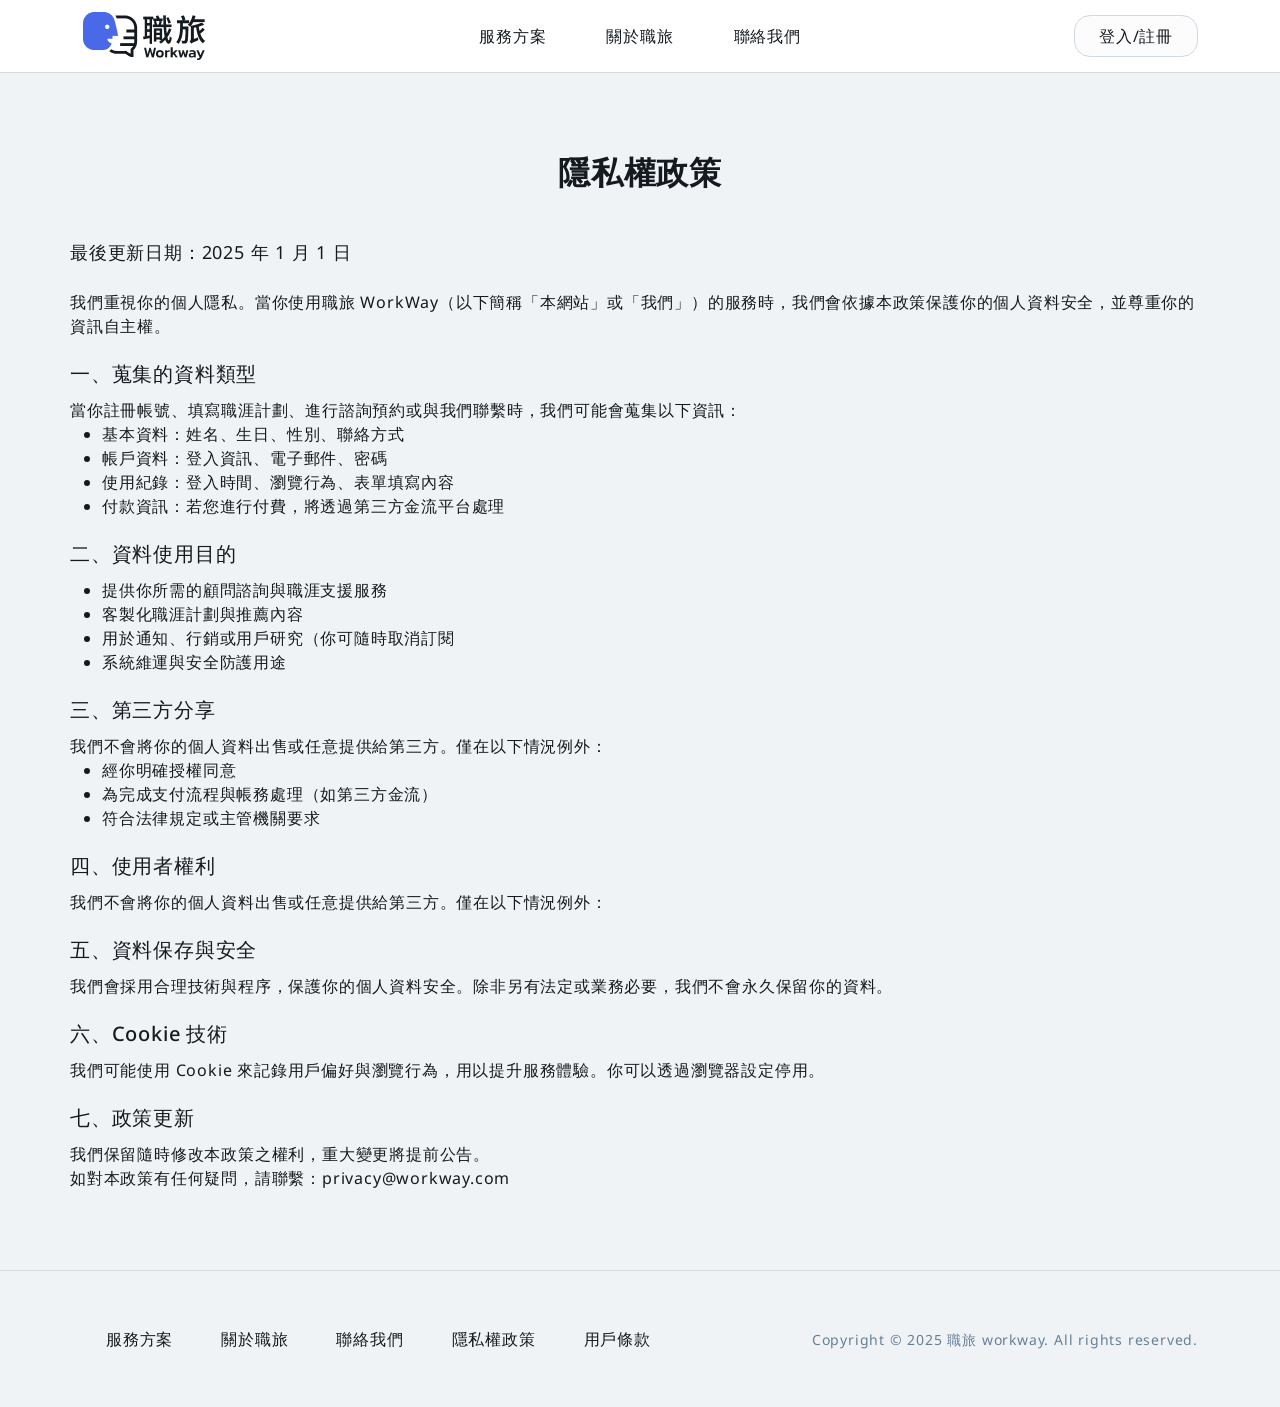
<file: policy.html>
<!doctype html>
<html lang="en">
  <head>
    <meta charset="UTF-8" />
    <meta name="viewport" content="width=device-width, initial-scale=1.0" />
    <title>隱私權政策</title>
    <link rel="preconnect" href="https://fonts.googleapis.com" />
    <link rel="preconnect" href="https://fonts.gstatic.com" crossorigin />
    <link
      href="https://fonts.googleapis.com/css2?family=Noto+Sans:ital,wght@0,100..900;1,100..900&display=swap"
      rel="stylesheet"
    />
    <link rel="stylesheet" href="./css/style/all.css" />
  </head>
  <body>
    <header class="py-3 border-bottom border-neutral-85">
      <ul
        class="container list-unstyled d-flex justify-content-between align-items-center"
      >
        <!-- 品牌標誌 -->
        <li>
          <a href="./index.html">
            <img src="./img/logo.png" alt="品牌標誌" />
          </a>
        </li>
        <!-- 選單 -->
        <li class="d-none d-md-flex">
          <nav>
            <ul class="list-unstyled d-flex gap-3">
              <li>
                <a class="py-2 px-6 fw-normal" href="./service.html"
                  >服務方案</a
                >
              </li>
              <li>
                <a class="py-2 px-6" href="./about.html">關於職旅</a>
              </li>
              <li>
                <a class="py-2 px-6" href="./contact.html">聯絡我們</a>
              </li>
            </ul>
          </nav>
        </li>
        <!-- 登入註冊 -->
        <li>
          <a
            class="btn btn-xl px-md-6 px-4 btn-white-filled me-3 me-md-0"
            href="./login.html"
            >登入/註冊</a
          >

          <button class="btn py-3 px-0 border-0 d-md-none">
            <svg
              xmlns="http://www.w3.org/2000/svg"
              height="24px"
              viewBox="0 -960 960 960"
              width="24px"
              fill="currentColor"
            >
              <path
                d="M120-240v-80h720v80H120Zm0-200v-80h720v80H120Zm0-200v-80h720v80H120Z"
              />
            </svg>
          </button>
        </li>
      </ul>
    </header>
    <main class="py-sm-12 py-9 px-3 bg-neutral-95">
      <div class="container d-flex flex-column gap-sm-9 gap-6 px-0">
        <!-- 主題 -->
        <h2 class="fs-2 fw-bold lh-1p2 text-center">隱私權政策</h2>
        <!-- 政策 -->
        <div class="d-flex flex-column gap-sm-6 gap-4">
          <!-- 時間 -->
          <time class="fs-6 fw-normal">最後更新日期：2025 年 1 月 1 日</time>
          <!-- 說明 -->
          <p class="fw-normal">
            我們重視你的個人隱私。當你使用職旅
            WorkWay（以下簡稱「本網站」或「我們」）的服務時，我們會依據本政策保護你的個人資料安全，並尊重你的資訊自主權。
          </p>
          <!-- 清單 -->
          <ul class="list-unstyled d-flex flex-column gap-sm-6 gap-4">
            <!-- 蒐集的資料類型 -->
            <li class="d-flex flex-column gap-3">
              <h3 class="fs-5 fw-medium lh-1p2">一、蒐集的資料類型</h3>
              <div>
                <p>
                  當你註冊帳號、填寫職涯計劃、進行諮詢預約或與我們聯繫時，我們可能會蒐集以下資訊：
                </p>
                <ul class="list-disc">
                  <li>基本資料：姓名、生日、性別、聯絡方式</li>
                  <li>帳戶資料：登入資訊、電子郵件、密碼</li>
                  <li>使用紀錄：登入時間、瀏覽行為、表單填寫內容</li>
                  <li>付款資訊：若您進行付費，將透過第三方金流平台處理</li>
                </ul>
              </div>
            </li>
            <!-- 資料使用目的 -->
            <li class="d-flex flex-column gap-3">
              <h3 class="fs-5 fw-medium lh-1p2">二、資料使用目的</h3>
              <div>
                <ul class="list-disc">
                  <li>提供你所需的顧問諮詢與職涯支援服務</li>
                  <li>客製化職涯計劃與推薦內容</li>
                  <li>用於通知、行銷或用戶研究（你可隨時取消訂閱</li>
                  <li>系統維運與安全防護用途</li>
                </ul>
              </div>
            </li>
            <!-- 第三方分享 -->
            <li class="d-flex flex-column gap-3">
              <h3 class="fs-5 fw-medium lh-1p2">三、第三方分享</h3>
              <div>
                <p>
                  我們不會將你的個人資料出售或任意提供給第三方。僅在以下情況例外：
                </p>
                <ul class="list-disc">
                  <li>經你明確授權同意</li>
                  <li>為完成支付流程與帳務處理（如第三方金流）</li>
                  <li>符合法律規定或主管機關要求</li>
                </ul>
              </div>
            </li>
            <!-- 使用者權利 -->
            <li class="d-flex flex-column gap-3">
              <h3 class="fs-5 fw-medium lh-1p2">四、使用者權利</h3>
              <div>
                <p>
                  我們不會將你的個人資料出售或任意提供給第三方。僅在以下情況例外：
                </p>
              </div>
            </li>
            <!-- 資料保存與安全 -->
            <li class="d-flex flex-column gap-3">
              <h3 class="fs-5 fw-medium lh-1p2">五、資料保存與安全</h3>
              <div>
                <p>
                  我們會採用合理技術與程序，保護你的個人資料安全。除非另有法定或業務必要，我們不會永久保留你的資料。
                </p>
              </div>
            </li>
            <!-- Cookie 技術 -->
            <li class="d-flex flex-column gap-3">
              <h3 class="fs-5 fw-medium lh-1p2">六、Cookie 技術</h3>
              <div>
                <p>
                  我們可能使用 Cookie
                  來記錄用戶偏好與瀏覽行為，用以提升服務體驗。你可以透過瀏覽器設定停用。
                </p>
              </div>
            </li>
            <!-- 政策更新 -->
            <li class="d-flex flex-column gap-3">
              <h3 class="fs-5 fw-medium lh-1p2">七、政策更新</h3>
              <div>
                <p>我們保留隨時修改本政策之權利，重大變更將提前公告。</p>
                <p>如對本政策有任何疑問，請聯繫：privacy@workway.com</p>
              </div>
            </li>
          </ul>
        </div>
      </div>
    </main>
    <footer class="py-sm-9 py-6 bg-neutral-95 border-top border-neutral-85">
      <!-- 選單、版權 -->
      <ul
        class="list-unstyled container d-flex justify-content-between align-items-center flex-xl-row flex-column gap-2 gap-sm-0"
      >
        <!-- 選單 -->
        <li>
          <ul
            class="list-unstyled d-flex justify-content-sm-between justify-content-center flex-wrap gap-2 gap-sm-0"
          >
            <li class="flex-shrink-0">
              <a
                class="py-2 px-sm-6 px-4 fw-normal fw-normal"
                href="./service.html"
                >服務方案</a
              >
            </li>
            <li class="flex-shrink-0">
              <a class="py-2 px-6 fw-normal" href="./about.html">關於職旅</a>
            </li>
            <li class="flex-shrink-0">
              <a class="py-2 px-6 fw-normal" href="./contact.html">聯絡我們</a>
            </li>
            <li class="flex-shrink-0">
              <a class="py-2 px-6 fw-normal" href="./policy.html">隱私權政策</a>
            </li>
            <li class="flex-shrink-0">
              <a class="py-2 px-6 fw-normal" href="./agreement.html"
                >用戶條款</a
              >
            </li>
          </ul>
        </li>
        <!-- 版權 -->
        <li class="fs-8 text-neutral-50">
          Copyright © 2025 職旅 workway. All rights reserved.
        </li>
      </ul>
    </footer>
    <script src="./modules/bootstrap-5.3.8/dist/js/bootstrap.bundle.min.js"></script>
  </body>
</html>
</file>
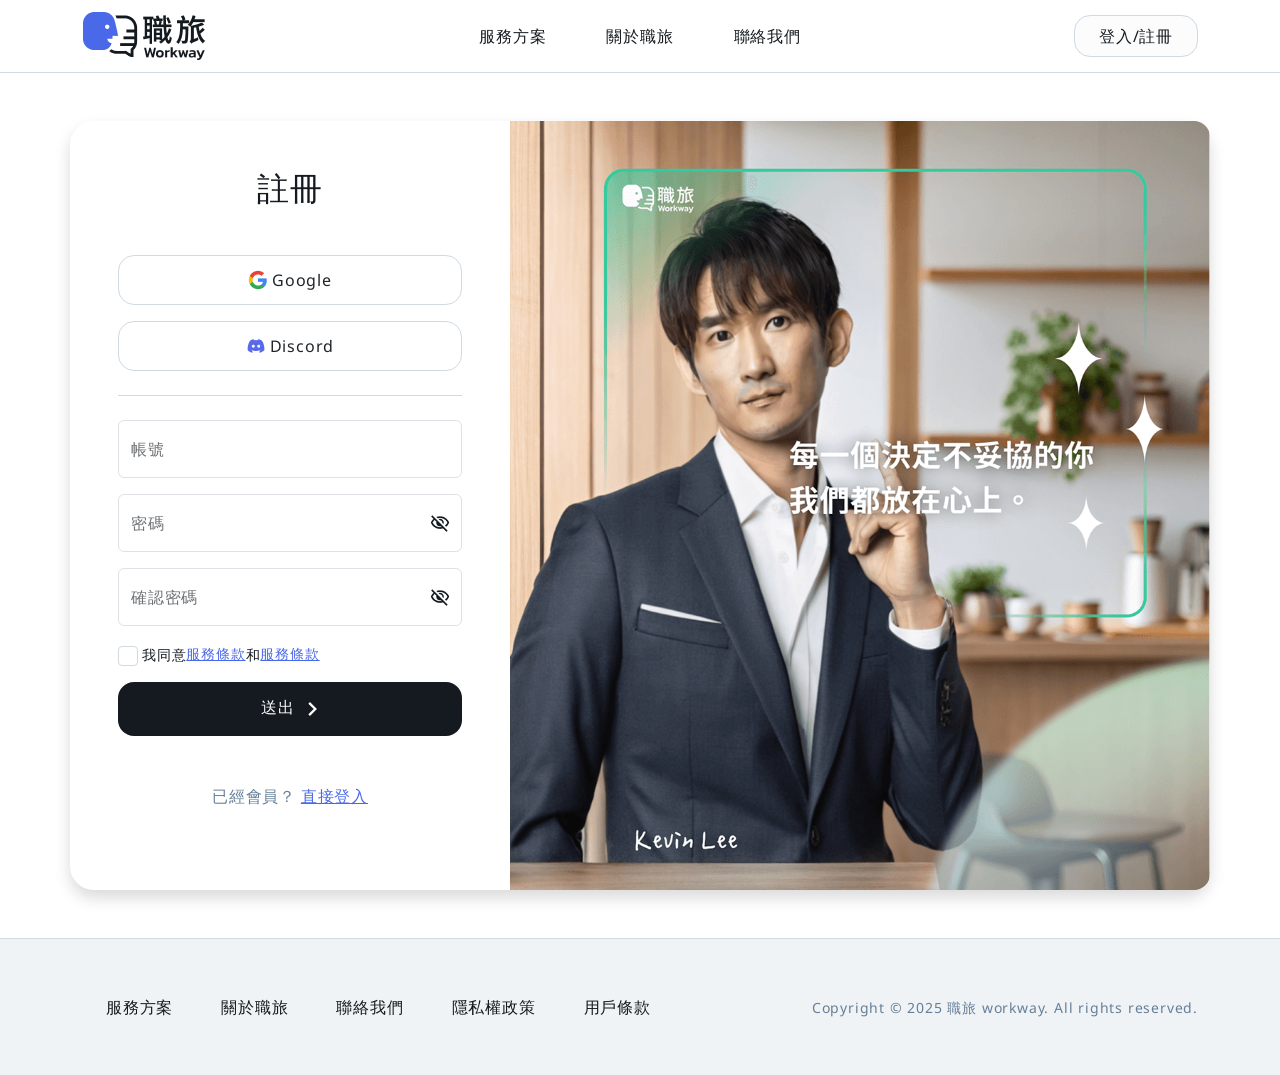
<file: register.html>
<!doctype html>
<html lang="en">
  <head>
    <meta charset="UTF-8" />
    <meta name="viewport" content="width=device-width, initial-scale=1.0" />
    <title>註冊</title>
    <link rel="preconnect" href="https://fonts.googleapis.com" />
    <link rel="preconnect" href="https://fonts.gstatic.com" crossorigin />
    <link
      href="https://fonts.googleapis.com/css2?family=Noto+Sans:ital,wght@0,100..900;1,100..900&display=swap"
      rel="stylesheet"
    />
    <link rel="stylesheet" href="./css/style/all.css" />
  </head>
  <body>
    <header class="py-3 border-bottom border-neutral-85">
      <ul
        class="container list-unstyled d-flex justify-content-between align-items-center"
      >
        <!-- 品牌標誌 -->
        <li>
          <a href="./index.html">
            <img src="./img/logo.png" alt="品牌標誌" />
          </a>
        </li>
        <!-- 選單 -->
        <li class="d-none d-md-flex">
          <nav>
            <ul class="list-unstyled d-flex gap-3">
              <li>
                <a class="py-2 px-6 fw-normal" href="./service.html"
                  >服務方案</a
                >
              </li>
              <li>
                <a class="py-2 px-6" href="./about.html">關於職旅</a>
              </li>
              <li>
                <a class="py-2 px-6" href="./contact.html">聯絡我們</a>
              </li>
            </ul>
          </nav>
        </li>
        <!-- 登入註冊 -->
        <li>
          <a
            class="btn btn-xl px-md-6 px-4 btn-white-filled me-3 me-md-0"
            href="./login.html"
            >登入/註冊</a
          >

          <button class="btn py-3 px-0 border-0 d-md-none">
            <svg
              xmlns="http://www.w3.org/2000/svg"
              height="24px"
              viewBox="0 -960 960 960"
              width="24px"
              fill="currentColor"
            >
              <path
                d="M120-240v-80h720v80H120Zm0-200v-80h720v80H120Zm0-200v-80h720v80H120Z"
              />
            </svg>
          </button>
        </li>
      </ul>
    </header>
    <main class="py-9">
      <section class="container d-flex radius-4 shadow px-0 flex-row-reverse">
        <!-- 圖片 -->

        <img
          class="max-width-9 radius-top-end radius-bottom-end d-none d-xl-flex"
          src="./img/about/register.png"
          alt="品牌形象圖"
        />
        <!-- 表單 -->
        <div class="p-9 p-6 flex-grow-1">
          <form class="d-flex flex-column gap-sm-9 gap-6" action="">
            <!-- 標題 -->
            <h2 class="text-center">註冊</h2>
            <!-- google、discord、帳號、密碼 -->
            <div>
              <!-- google、discord -->
              <div
                class="d-flex flex-column gap-4 border-bottom border-neutral-85 pb-6"
              >
                <button
                  class="btn py-3 d-flex justify-content-center align-items-center gap-1 w-100 border border-neutral-85 radius-3"
                >
                  <span>
                    <img src="./img/icon/google.png" alt="google" />
                  </span>
                  <span>Google</span>
                </button>
                <button
                  class="btn py-3 d-flex justify-content-center align-items-center gap-1 w-100 border border-neutral-85 radius-3"
                >
                  <span>
                    <img src="./img/icon/discord.png" alt="discord" />
                  </span>
                  <span>Discord</span>
                </button>
              </div>
              <!-- 帳號、密碼 -->
              <div class="d-flex flex-column gap-4 pt-6">
                <!-- 帳號 -->
                <div class="form-floating">
                  <input
                    type="text"
                    class="form-control"
                    id="nameInput"
                    placeholder="帳號"
                  />
                  <label for="floatingInput">帳號</label>
                </div>
                <!-- 密碼 -->
                <div class="form-floating">
                  <input
                    type="text"
                    class="form-control"
                    id="passwordInput"
                    placeholder="密碼"
                  />
                  <label for="floatingInput">密碼</label>
                  <span>
                    <img
                      class="position-absolute top-50 end-12 translate-middle-y"
                      src="./img/icon/visibility.png"
                      alt="隱藏"
                    />
                  </span>
                </div>

                <!-- 確認密碼 -->
                <div class="form-floating">
                  <input
                    type="text"
                    class="form-control"
                    id="checkPasswordInput"
                    placeholder="密碼"
                  />
                  <label for="floatingInput">確認密碼</label>
                  <span>
                    <img
                      class="position-absolute top-50 end-12 translate-middle-y"
                      src="./img/icon/visibility.png"
                      alt="隱藏"
                    />
                  </span>
                </div>
                <!-- 同意 -->
                <div class="form-check d-flex align-items-center gap-1 mb-0">
                  <!-- 核取方塊 -->
                  <input
                    class="form-check-input border-neutral-85 height-2 width-1"
                    type="checkbox"
                    value="平日上午(9:00-12:00)"
                    id="checkDefault"
                  />
                  <label
                    class="form-check-label fs-8 fw-normal d-flex justify-content-center align-items-center"
                    for="checkDefault"
                  >
                    我同意
                    <a class="d-flex align-items-center gap-1" href="#">
                      <span
                        class="text-brand-primary fw-medium lh-1p2 text-decoration-underline"
                      >
                        服務條款
                      </span>
                    </a>
                    和
                    <a class="d-flex align-items-center gap-1" href="#">
                      <span
                        class="text-brand-primary fw-medium lh-1p2 text-decoration-underline"
                      >
                        服務條款
                      </span>
                    </a>
                  </label>
                </div>

                <!-- CTA -->
                <a class="btn btn-large btn-black-filled" href="#">
                  <span class="fs-7 fw-normal">送出</span>
                  <span>
                    <svg
                      xmlns="http://www.w3.org/2000/svg"
                      height="28px"
                      viewBox="0 -960 960 960"
                      width="28px"
                      fill="currentColor"
                    >
                      <path
                        d="M504-480 320-664l56-56 240 240-240 240-56-56 184-184Z"
                      />
                    </svg>
                  </span>
                </a>
              </div>
            </div>
            <!-- 登入 -->
            <a href="./login.html" class="text-center">
              <span class="text-neutral-50 fw-medium lh-1p2">已經會員？</span>
              <span
                class="text-brand-primary fw-medium lh-1p2 text-decoration-underline"
                >直接登入</span
              >
            </a>
          </form>
        </div>
      </section>
    </main>
    <footer class="py-sm-9 py-6 bg-neutral-95 border-top border-neutral-85">
      <!-- 選單、版權 -->
      <ul
        class="list-unstyled container d-flex justify-content-between align-items-center flex-xl-row flex-column gap-2 gap-sm-0"
      >
        <!-- 選單 -->
        <li>
          <ul
            class="list-unstyled d-flex justify-content-sm-between justify-content-center flex-wrap gap-2 gap-sm-0"
          >
            <li class="flex-shrink-0">
              <a
                class="py-2 px-sm-6 px-4 fw-normal fw-normal"
                href="./service.html"
                >服務方案</a
              >
            </li>
            <li class="flex-shrink-0">
              <a class="py-2 px-6 fw-normal" href="./about.html">關於職旅</a>
            </li>
            <li class="flex-shrink-0">
              <a class="py-2 px-6 fw-normal" href="./contact.html">聯絡我們</a>
            </li>
            <li class="flex-shrink-0">
              <a class="py-2 px-6 fw-normal" href="./policy.html">隱私權政策</a>
            </li>
            <li class="flex-shrink-0">
              <a class="py-2 px-6 fw-normal" href="./agreement.html"
                >用戶條款</a
              >
            </li>
          </ul>
        </li>
        <!-- 版權 -->
        <li class="fs-8 text-neutral-50">
          Copyright © 2025 職旅 workway. All rights reserved.
        </li>
      </ul>
    </footer>
    <script src="./modules/bootstrap-5.3.8/dist/js/bootstrap.bundle.min.js"></script>
  </body>
</html>
</file>
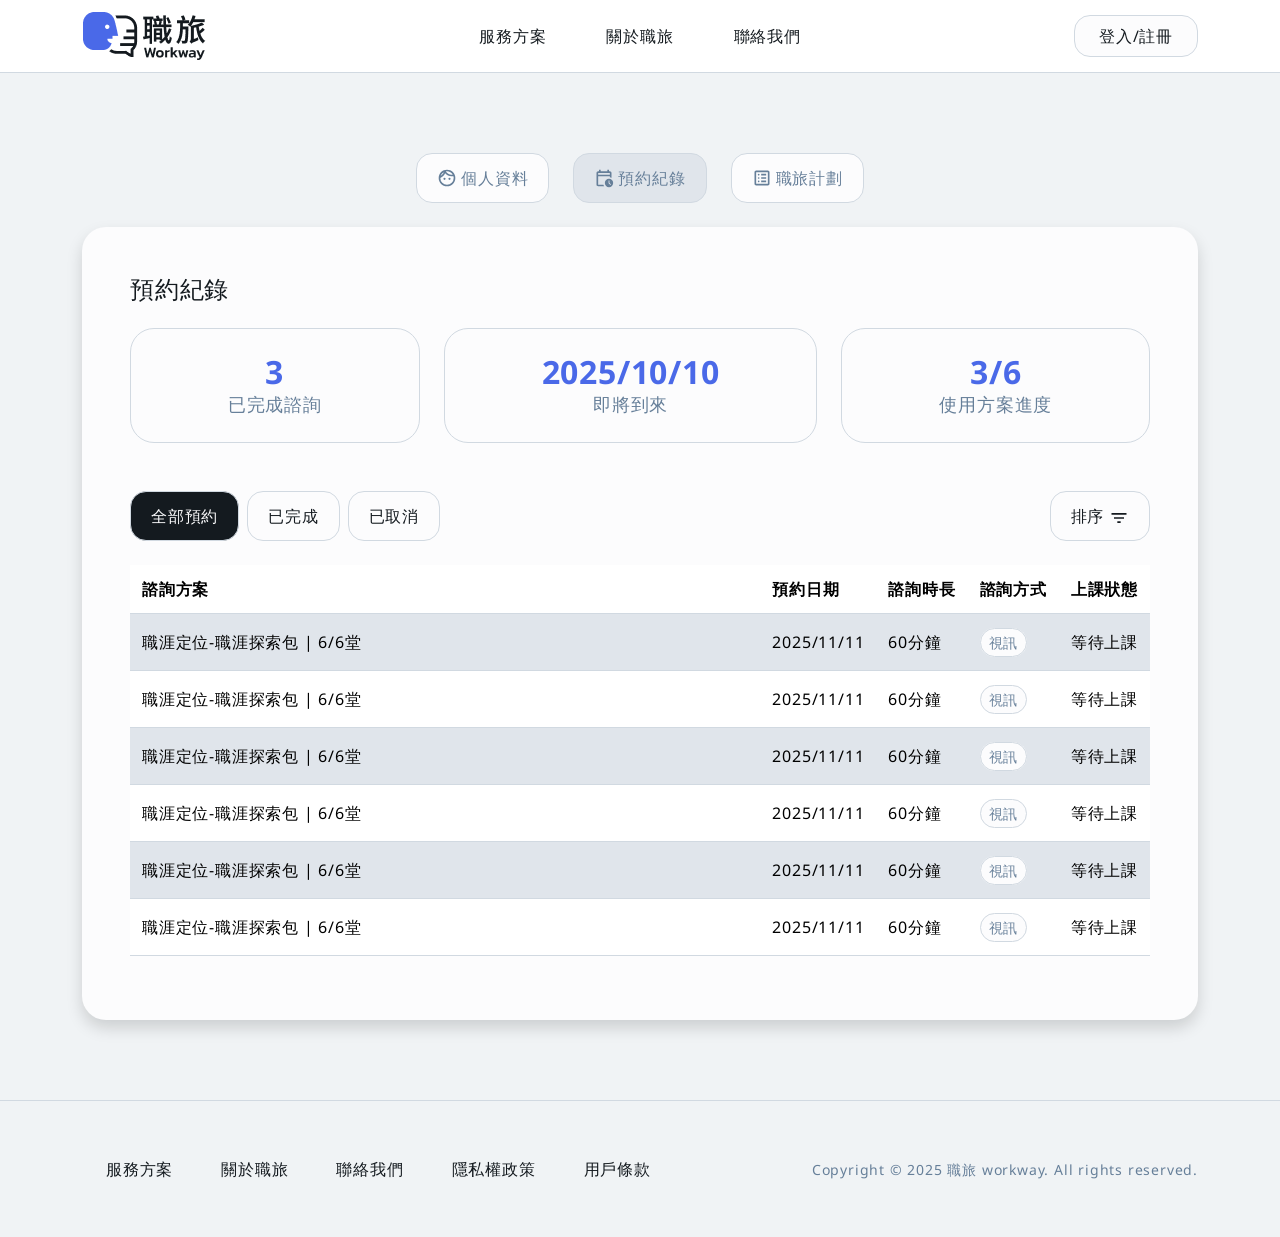
<file: reserve.html>
<!doctype html>
<html lang="en">
  <head>
    <meta charset="UTF-8" />
    <meta name="viewport" content="width=device-width, initial-scale=1.0" />
    <title>個人資料</title>
    <link rel="preconnect" href="https://fonts.googleapis.com" />
    <link rel="preconnect" href="https://fonts.gstatic.com" crossorigin />
    <link
      href="https://fonts.googleapis.com/css2?family=Noto+Sans:ital,wght@0,100..900;1,100..900&display=swap"
      rel="stylesheet"
    />
    <link rel="stylesheet" href="./css/style/all.css" />
  </head>
  <body>
    <header class="py-3 border-bottom border-neutral-85">
      <ul
        class="container list-unstyled d-flex justify-content-between align-items-center"
      >
        <!-- 品牌標誌 -->
        <li>
          <a href="./index.html">
            <img src="./img/logo.png" alt="品牌標誌" />
          </a>
        </li>
        <!-- 選單 -->
        <li class="d-none d-md-flex">
          <nav>
            <ul class="list-unstyled d-flex gap-3">
              <li>
                <a class="py-2 px-6 fw-normal" href="./service.html"
                  >服務方案</a
                >
              </li>
              <li>
                <a class="py-2 px-6" href="./about.html">關於職旅</a>
              </li>
              <li>
                <a class="py-2 px-6" href="./contact.html">聯絡我們</a>
              </li>
            </ul>
          </nav>
        </li>
        <!-- 登入註冊 -->
        <li>
          <a
            class="btn btn-xl px-md-6 px-4 btn-white-filled me-3 me-md-0"
            href="./login.html"
            >登入/註冊</a
          >

          <button class="btn py-3 px-0 border-0 d-md-none">
            <svg
              xmlns="http://www.w3.org/2000/svg"
              height="24px"
              viewBox="0 -960 960 960"
              width="24px"
              fill="currentColor"
            >
              <path
                d="M120-240v-80h720v80H120Zm0-200v-80h720v80H120Zm0-200v-80h720v80H120Z"
              />
            </svg>
          </button>
        </li>
      </ul>
    </header>
    <main class="py-12 bg-neutral-95">
      <!-- 按鈕 -->
      <section
        class="container mb-sm-6 mb-4 d-flex justify-content-center gap-sm-6 gap-4"
      >
        <!-- 個人資料 -->
        <a
          class="btn btn-normal btn-white2-filled fs-sm-7 fs-8 px-sm-5 px-3 d-flex justify-content-center align-items-center gap-sm-1 gap-0"
          href="#"
        >
          <span>
            <svg
              class="d-flex justify-content-center align-items-center"
              xmlns="http://www.w3.org/2000/svg"
              height="20px"
              viewBox="0 -960 960 960"
              width="20px"
              fill="currentColor"
            >
              <path
                d="M324.5-404.5Q310-419 310-440t14.5-35.5Q339-490 360-490t35.5 14.5Q410-461 410-440t-14.5 35.5Q381-390 360-390t-35.5-14.5Zm240 0Q550-419 550-440t14.5-35.5Q579-490 600-490t35.5 14.5Q650-461 650-440t-14.5 35.5Q621-390 600-390t-35.5-14.5ZM480-160q134 0 227-93t93-227q0-24-3-46.5T786-570q-21 5-42 7.5t-44 2.5q-91 0-172-39T390-708q-32 78-91.5 135.5T160-486v6q0 134 93 227t227 93Zm0 80q-83 0-156-31.5T197-197q-54-54-85.5-127T80-480q0-83 31.5-156T197-763q54-54 127-85.5T480-880q83 0 156 31.5T763-763q54 54 85.5 127T880-480q0 83-31.5 156T763-197q-54 54-127 85.5T480-80Zm-54-715q42 70 114 112.5T700-640q14 0 27-1.5t27-3.5q-42-70-114-112.5T480-800q-14 0-27 1.5t-27 3.5ZM177-581q51-29 89-75t57-103q-51 29-89 75t-57 103Zm249-214Zm-103 36Z"
              />
            </svg>
          </span>
          <span class="fw-normal">個人資料</span>
        </a>
        <!-- 預約紀錄 -->
        <a
          class="btn btn-normal btn-white2-filled fs-sm-7 fs-8 px-sm-5 px-3 d-flex justify-content-center align-items-center gap-sm-1 gap-0 bg-neutral-90"
          href="#"
        >
          <span>
            <svg
              class="d-flex justify-content-center align-items-center"
              xmlns="http://www.w3.org/2000/svg"
              height="20px"
              viewBox="0 -960 960 960"
              width="20px"
              fill="currentColor"
            >
              <path
                d="M200-640h560v-80H200v80Zm0 0v-80 80Zm0 560q-33 0-56.5-23.5T120-160v-560q0-33 23.5-56.5T200-800h40v-80h80v80h320v-80h80v80h40q33 0 56.5 23.5T840-720v227q-19-9-39-15t-41-9v-43H200v400h252q7 22 16.5 42T491-80H200Zm378.5-18.5Q520-157 520-240t58.5-141.5Q637-440 720-440t141.5 58.5Q920-323 920-240T861.5-98.5Q803-40 720-40T578.5-98.5ZM787-145l28-28-75-75v-112h-40v128l87 87Z"
              />
            </svg>
          </span>
          <span class="fw-normal">預約紀錄</span>
        </a>
        <!-- 職旅計劃 -->
        <a
          class="btn btn-normal btn-white2-filled fs-sm-7 fs-8 px-sm-5 px-3 d-flex justify-content-center align-items-center gap-sm-1 gap-0"
          href="#"
        >
          <span>
            <svg
              class="d-flex justify-content-center align-items-center"
              xmlns="http://www.w3.org/2000/svg"
              height="20px"
              viewBox="0 -960 960 960"
              width="20px"
              fill="currentColor"
            >
              <path
                d="M348.5-291.5Q360-303 360-320t-11.5-28.5Q337-360 320-360t-28.5 11.5Q280-337 280-320t11.5 28.5Q303-280 320-280t28.5-11.5Zm0-160Q360-463 360-480t-11.5-28.5Q337-520 320-520t-28.5 11.5Q280-497 280-480t11.5 28.5Q303-440 320-440t28.5-11.5Zm0-160Q360-623 360-640t-11.5-28.5Q337-680 320-680t-28.5 11.5Q280-657 280-640t11.5 28.5Q303-600 320-600t28.5-11.5ZM440-280h240v-80H440v80Zm0-160h240v-80H440v80Zm0-160h240v-80H440v80ZM200-120q-33 0-56.5-23.5T120-200v-560q0-33 23.5-56.5T200-840h560q33 0 56.5 23.5T840-760v560q0 33-23.5 56.5T760-120H200Zm0-80h560v-560H200v560Zm0-560v560-560Z"
              />
            </svg>
          </span>
          <span class="fw-normal">職旅計劃</span>
        </a>
      </section>
      <!-- 表單 -->
      <section class="container">
        <div
          class="d-flex flex-column gap-sm-9 gap-6 p-sm-9 p-6 bg-brand-white radius-4 shadow"
        >
          <!-- 預約紀錄 -->
          <div class="d-flex flex-column gap-sm-6 gap-4">
            <!-- 標題 -->
            <h2 class="fs-sm-4 fs-5 fw-medium lh-1p2">預約紀錄</h2>
            <!-- 紀錄清單 -->
            <ul class="list-unstyled d-flex gap-6">
              <li
                class="py-6 radius-4 bg-brand-white border border-neutral-85 text-center flex-grow-1 d-md-block d-none"
              >
                <h3 class="fs-2 text-brand-primary fw-bold lh-1p2">3</h3>
                <p class="fs-6 text-neutral-50 fw-normal">已完成諮詢</p>
              </li>
              <li
                class="py-sm-6 py-4 radius-4 bg-brand-white border border-neutral-85 text-center flex-grow-1"
              >
                <h3 class="fs-2 text-brand-primary fw-bold lh-1p2">
                  2025/10/10
                </h3>
                <p class="fs-6 text-neutral-50 fw-normal">即將到來</p>
              </li>
              <li
                class="py-6 radius-4 bg-brand-white border border-neutral-85 text-center flex-grow-1 d-md-block d-none"
              >
                <h3 class="fs-2 text-brand-primary fw-bold lh-1p2">3/6</h3>
                <p class="fs-6 text-neutral-50 fw-normal">使用方案進度</p>
              </li>
            </ul>
          </div>
          <!-- 預約表格 -->
          <div class="d-flex flex-column gap-sm-6 gap-4">
            <!-- 按鈕 -->
            <ul class="list-unstyled d-flex justify-content-between">
              <li class="d-flex gap-2">
                <!-- 全部預約 -->
                <a
                  class="btn btn-normal btn-white3-filled d-flex justify-content-center align-items-center px-sm-5 px-3 bg-brand-black text-brand-white"
                  href="#"
                >
                  <span class="fw-normal">全部預約</span>
                </a>
                <!-- 已完成 -->
                <a
                  class="btn btn-normal btn-white3-filled d-flex justify-content-center align-items-center px-sm-5 px-3"
                  href="#"
                >
                  <span class="fw-normal">已完成</span>
                </a>
                <!-- 已取消 -->
                <a
                  class="btn btn-normal btn-white3-filled d-flex justify-content-center align-items-center px-sm-5 px-3"
                  href="#"
                >
                  <span class="fw-normal">已取消</span>
                </a>
              </li>
              <li class="d-flex align-items-center">
                <!-- 排序 -->
                <a
                  class="btn btn-normal btn-white-filled fs-sm-7 fs-8 px-sm-5 px-3 d-flex justify-content-center align-items-center gap-sm-1 gap-0 d-none d-sm-block"
                  href="#"
                >
                  <span class="fw-normal">排序</span>
                  <span>
                    <svg
                      xmlns="http://www.w3.org/2000/svg"
                      height="20px"
                      viewBox="0 -960 960 960"
                      width="20px"
                      fill="currentColor"
                    >
                      <path
                        d="M400-240v-80h160v80H400ZM240-440v-80h480v80H240ZM120-640v-80h720v80H120Z"
                      />
                    </svg>
                  </span>
                </a>
                <a class="d-sm-none" href="#">
                  <span>
                    <svg
                      xmlns="http://www.w3.org/2000/svg"
                      height="24px"
                      viewBox="0 -960 960 960"
                      width="24px"
                      fill="currentColor"
                    >
                      <path
                        d="M400-240v-80h160v80H400ZM240-440v-80h480v80H240ZM120-640v-80h720v80H120Z"
                      />
                    </svg>
                  </span>
                </a>
              </li>
            </ul>
            <!-- 電腦版 表格 -->
            <table
              class="table table-striped border-neutral-85 d-none d-md-block"
            >
              <thead>
                <tr class="text-nowrap">
                  <th class="p-3" scope="col">諮詢方案</th>
                  <th class="p-3 width-2" scope="col">預約日期</th>
                  <th class="p-3 width-2" scope="col">諮詢時長</th>
                  <th class="p-3 width-2" scope="col">諮詢方式</th>
                  <th class="p-3 width-2" scope="col">上課狀態</th>
                </tr>
              </thead>
              <tbody>
                <tr>
                  <th class="py-4 px-3 fw-normal" scope="row">
                    職涯定位-職涯探索包 | 6/6堂
                  </th>
                  <td class="py-4 px-3 width-2 fw-normal">2025/11/11</td>
                  <td class="py-4 px-3">60分鐘</td>
                  <td class="py-4 px-3 width-2 fw-normal">
                    <span
                      class="fs-8 text-neutral-50 fw-medium py-1 px-2 bg-brand-white border border-neutral-85 rounded-pill"
                      >視訊</span
                    >
                  </td>
                  <td class="py-4 px-3 width-2 fw-normal">等待上課</td>
                </tr>
                <tr>
                  <th class="py-4 px-3 fw-normal" scope="row">
                    職涯定位-職涯探索包 | 6/6堂
                  </th>
                  <td class="py-4 px-3 width-2 fw-normal">2025/11/11</td>
                  <td class="py-4 px-3">60分鐘</td>
                  <td class="py-4 px-3 width-2 fw-normal">
                    <span
                      class="fs-8 text-neutral-50 fw-medium py-1 px-2 bg-brand-white border border-neutral-85 rounded-pill"
                      >視訊</span
                    >
                  </td>
                  <td class="py-4 px-3 width-2 fw-normal">等待上課</td>
                </tr>
                <tr>
                  <th class="py-4 px-3 fw-normal" scope="row">
                    職涯定位-職涯探索包 | 6/6堂
                  </th>
                  <td class="py-4 px-3 width-2 fw-normal">2025/11/11</td>
                  <td class="py-4 px-3">60分鐘</td>
                  <td class="py-4 px-3 width-2 fw-normal">
                    <span
                      class="fs-8 text-neutral-50 fw-medium py-1 px-2 bg-brand-white border border-neutral-85 rounded-pill"
                      >視訊</span
                    >
                  </td>
                  <td class="py-4 px-3 width-2 fw-normal">等待上課</td>
                </tr>
                <tr>
                  <th class="py-4 px-3 fw-normal" scope="row">
                    職涯定位-職涯探索包 | 6/6堂
                  </th>
                  <td class="py-4 px-3 width-2 fw-normal">2025/11/11</td>
                  <td class="py-4 px-3">60分鐘</td>
                  <td class="py-4 px-3 width-2 fw-normal">
                    <span
                      class="fs-8 text-neutral-50 fw-medium py-1 px-2 bg-brand-white border border-neutral-85 rounded-pill"
                      >視訊</span
                    >
                  </td>
                  <td class="py-4 px-3 width-2 fw-normal">等待上課</td>
                </tr>
                <tr>
                  <th class="py-4 px-3 fw-normal" scope="row">
                    職涯定位-職涯探索包 | 6/6堂
                  </th>
                  <td class="py-4 px-3 width-2 fw-normal">2025/11/11</td>
                  <td class="py-4 px-3">60分鐘</td>
                  <td class="py-4 px-3 width-2 fw-normal">
                    <span
                      class="fs-8 text-neutral-50 fw-medium py-1 px-2 bg-brand-white border border-neutral-85 rounded-pill"
                      >視訊</span
                    >
                  </td>
                  <td class="py-4 px-3 width-2 fw-normal">等待上課</td>
                </tr>
                <tr>
                  <th class="py-4 px-3 fw-normal" scope="row">
                    職涯定位-職涯探索包 | 6/6堂
                  </th>
                  <td class="py-4 px-3 width-2 fw-normal">2025/11/11</td>
                  <td class="py-4 px-3">60分鐘</td>
                  <td class="py-4 px-3 width-2 fw-normal">
                    <span
                      class="fs-8 text-neutral-50 fw-medium py-1 px-2 bg-brand-white border border-neutral-85 rounded-pill"
                      >視訊</span
                    >
                  </td>
                  <td class="py-4 px-3 width-2 fw-normal">等待上課</td>
                </tr>
              </tbody>
            </table>
            <!-- 手機版 卡片  -->
            <div class="d-md-none">
              <!-- 標題 -->
              <div class="border-bottom border-neutral-85">
                <p class="py-3 px-2 fs-8 fw-medium lh-1p2">預約紀錄一覽</p>
              </div>
              <!-- 卡片 -->
              <ul class="list-unstyled reserve-list">
                <li class="border-bottom border-neutral-85">
                  <a href="#">
                    <!-- 標題、視訊 -->
                    <div
                      class="d-flex justify-content-between align-items-center"
                    >
                      <div class="py-19 ps-2">
                        <p>職涯定位-職涯探索包 | 6/6堂</p>
                      </div>

                      <div class="py-19 px-2">
                        <span
                          class="fs-8 text-neutral-50 fw-medium py-1 px-2 bg-brand-white border border-neutral-85 rounded-pill"
                          >視訊</span
                        >
                      </div>
                    </div>
                    <!-- 時間、時長 -->
                    <div class="d-flex align-items-center">
                      <div class="py-19 px-2">
                        <p class="fs-8 text-neutral-50 fw-normal">
                          時間：2025/11/11
                        </p>
                      </div>
                      <div class="py-19 px-2">
                        <p class="fs-8 text-neutral-50 fw-normal">
                          時長：60分鐘
                        </p>
                      </div>
                    </div>
                    <!-- 狀態 -->
                    <div class="py-19 px-2">
                      <p class="fs-8 text-neutral-50 fw-normal">等待上課</p>
                    </div>
                  </a>
                </li>
                <li class="border-bottom border-neutral-85">
                  <a href="#">
                    <!-- 標題、視訊 -->
                    <div
                      class="d-flex justify-content-between align-items-center"
                    >
                      <div class="py-19 ps-2">
                        <p>職涯定位-職涯探索包 | 6/6堂</p>
                      </div>

                      <div class="py-19 px-2">
                        <span
                          class="fs-8 text-neutral-50 fw-medium py-1 px-2 bg-brand-white border border-neutral-85 rounded-pill"
                          >視訊</span
                        >
                      </div>
                    </div>
                    <!-- 時間、時長 -->
                    <div class="d-flex align-items-center">
                      <div class="py-19 px-2">
                        <p class="fs-8 text-neutral-50 fw-normal">
                          時間：2025/11/11
                        </p>
                      </div>
                      <div class="py-19 px-2">
                        <p class="fs-8 text-neutral-50 fw-normal">
                          時長：60分鐘
                        </p>
                      </div>
                    </div>
                    <!-- 狀態 -->
                    <div class="py-19 px-2">
                      <p class="fs-8 text-neutral-50 fw-normal">等待上課</p>
                    </div>
                  </a>
                </li>
                <li class="border-bottom border-neutral-85">
                  <a href="#">
                    <!-- 標題、視訊 -->
                    <div
                      class="d-flex justify-content-between align-items-center"
                    >
                      <div class="py-19 ps-2">
                        <p>職涯定位-職涯探索包 | 6/6堂</p>
                      </div>

                      <div class="py-19 px-2">
                        <span
                          class="fs-8 text-neutral-50 fw-medium py-1 px-2 bg-brand-white border border-neutral-85 rounded-pill"
                          >視訊</span
                        >
                      </div>
                    </div>
                    <!-- 時間、時長 -->
                    <div class="d-flex align-items-center">
                      <div class="py-19 px-2">
                        <p class="fs-8 text-neutral-50 fw-normal">
                          時間：2025/11/11
                        </p>
                      </div>
                      <div class="py-19 px-2">
                        <p class="fs-8 text-neutral-50 fw-normal">
                          時長：60分鐘
                        </p>
                      </div>
                    </div>
                    <!-- 狀態 -->
                    <div class="py-19 px-2">
                      <p class="fs-8 text-neutral-50 fw-normal">等待上課</p>
                    </div>
                  </a>
                </li>
                <li class="border-bottom border-neutral-85">
                  <a href="#">
                    <!-- 標題、視訊 -->
                    <div
                      class="d-flex justify-content-between align-items-center"
                    >
                      <div class="py-19 ps-2">
                        <p>職涯定位-職涯探索包 | 6/6堂</p>
                      </div>

                      <div class="py-19 px-2">
                        <span
                          class="fs-8 text-neutral-50 fw-medium py-1 px-2 bg-brand-white border border-neutral-85 rounded-pill"
                          >視訊</span
                        >
                      </div>
                    </div>
                    <!-- 時間、時長 -->
                    <div class="d-flex align-items-center">
                      <div class="py-19 px-2">
                        <p class="fs-8 text-neutral-50 fw-normal">
                          時間：2025/11/11
                        </p>
                      </div>
                      <div class="py-19 px-2">
                        <p class="fs-8 text-neutral-50 fw-normal">
                          時長：60分鐘
                        </p>
                      </div>
                    </div>
                    <!-- 狀態 -->
                    <div class="py-19 px-2">
                      <p class="fs-8 text-neutral-50 fw-normal">等待上課</p>
                    </div>
                  </a>
                </li>
                <li class="border-bottom border-neutral-85">
                  <a href="#">
                    <!-- 標題、視訊 -->
                    <div
                      class="d-flex justify-content-between align-items-center"
                    >
                      <div class="py-19 ps-2">
                        <p>職涯定位-職涯探索包 | 6/6堂</p>
                      </div>

                      <div class="py-19 px-2">
                        <span
                          class="fs-8 text-neutral-50 fw-medium py-1 px-2 bg-brand-white border border-neutral-85 rounded-pill"
                          >視訊</span
                        >
                      </div>
                    </div>
                    <!-- 時間、時長 -->
                    <div class="d-flex align-items-center">
                      <div class="py-19 px-2">
                        <p class="fs-8 text-neutral-50 fw-normal">
                          時間：2025/11/11
                        </p>
                      </div>
                      <div class="py-19 px-2">
                        <p class="fs-8 text-neutral-50 fw-normal">
                          時長：60分鐘
                        </p>
                      </div>
                    </div>
                    <!-- 狀態 -->
                    <div class="py-19 px-2">
                      <p class="fs-8 text-neutral-50 fw-normal">等待上課</p>
                    </div>
                  </a>
                </li>
                <li class="border-bottom border-neutral-85">
                  <a href="#">
                    <!-- 標題、視訊 -->
                    <div
                      class="d-flex justify-content-between align-items-center"
                    >
                      <div class="py-19 ps-2">
                        <p>職涯定位-職涯探索包 | 6/6堂</p>
                      </div>

                      <div class="py-19 px-2">
                        <span
                          class="fs-8 text-neutral-50 fw-medium py-1 px-2 bg-brand-white border border-neutral-85 rounded-pill"
                          >視訊</span
                        >
                      </div>
                    </div>
                    <!-- 時間、時長 -->
                    <div class="d-flex align-items-center">
                      <div class="py-19 px-2">
                        <p class="fs-8 text-neutral-50 fw-normal">
                          時間：2025/11/11
                        </p>
                      </div>
                      <div class="py-19 px-2">
                        <p class="fs-8 text-neutral-50 fw-normal">
                          時長：60分鐘
                        </p>
                      </div>
                    </div>
                    <!-- 狀態 -->
                    <div class="py-19 px-2">
                      <p class="fs-8 text-neutral-50 fw-normal">等待上課</p>
                    </div>
                  </a>
                </li>
              </ul>
            </div>
          </div>
        </div>
      </section>
    </main>
    <footer class="py-sm-9 py-6 bg-neutral-95 border-top border-neutral-85">
      <!-- 選單、版權 -->
      <ul
        class="list-unstyled container d-flex justify-content-between align-items-center flex-xl-row flex-column gap-2 gap-sm-0"
      >
        <!-- 選單 -->
        <li>
          <ul
            class="list-unstyled d-flex justify-content-sm-between justify-content-center flex-wrap gap-2 gap-sm-0"
          >
            <li class="flex-shrink-0">
              <a
                class="py-2 px-sm-6 px-4 fw-normal fw-normal"
                href="./service.html"
                >服務方案</a
              >
            </li>
            <li class="flex-shrink-0">
              <a class="py-2 px-6 fw-normal" href="./about.html">關於職旅</a>
            </li>
            <li class="flex-shrink-0">
              <a class="py-2 px-6 fw-normal" href="./contact.html">聯絡我們</a>
            </li>
            <li class="flex-shrink-0">
              <a class="py-2 px-6 fw-normal" href="./policy.html">隱私權政策</a>
            </li>
            <li class="flex-shrink-0">
              <a class="py-2 px-6 fw-normal" href="./agreement.html"
                >用戶條款</a
              >
            </li>
          </ul>
        </li>
        <!-- 版權 -->
        <li class="fs-8 text-neutral-50">
          Copyright © 2025 職旅 workway. All rights reserved.
        </li>
      </ul>
    </footer>
    <script src="./modules/bootstrap-5.3.8/dist/js/bootstrap.bundle.min.js"></script>
  </body>
</html>
</file>
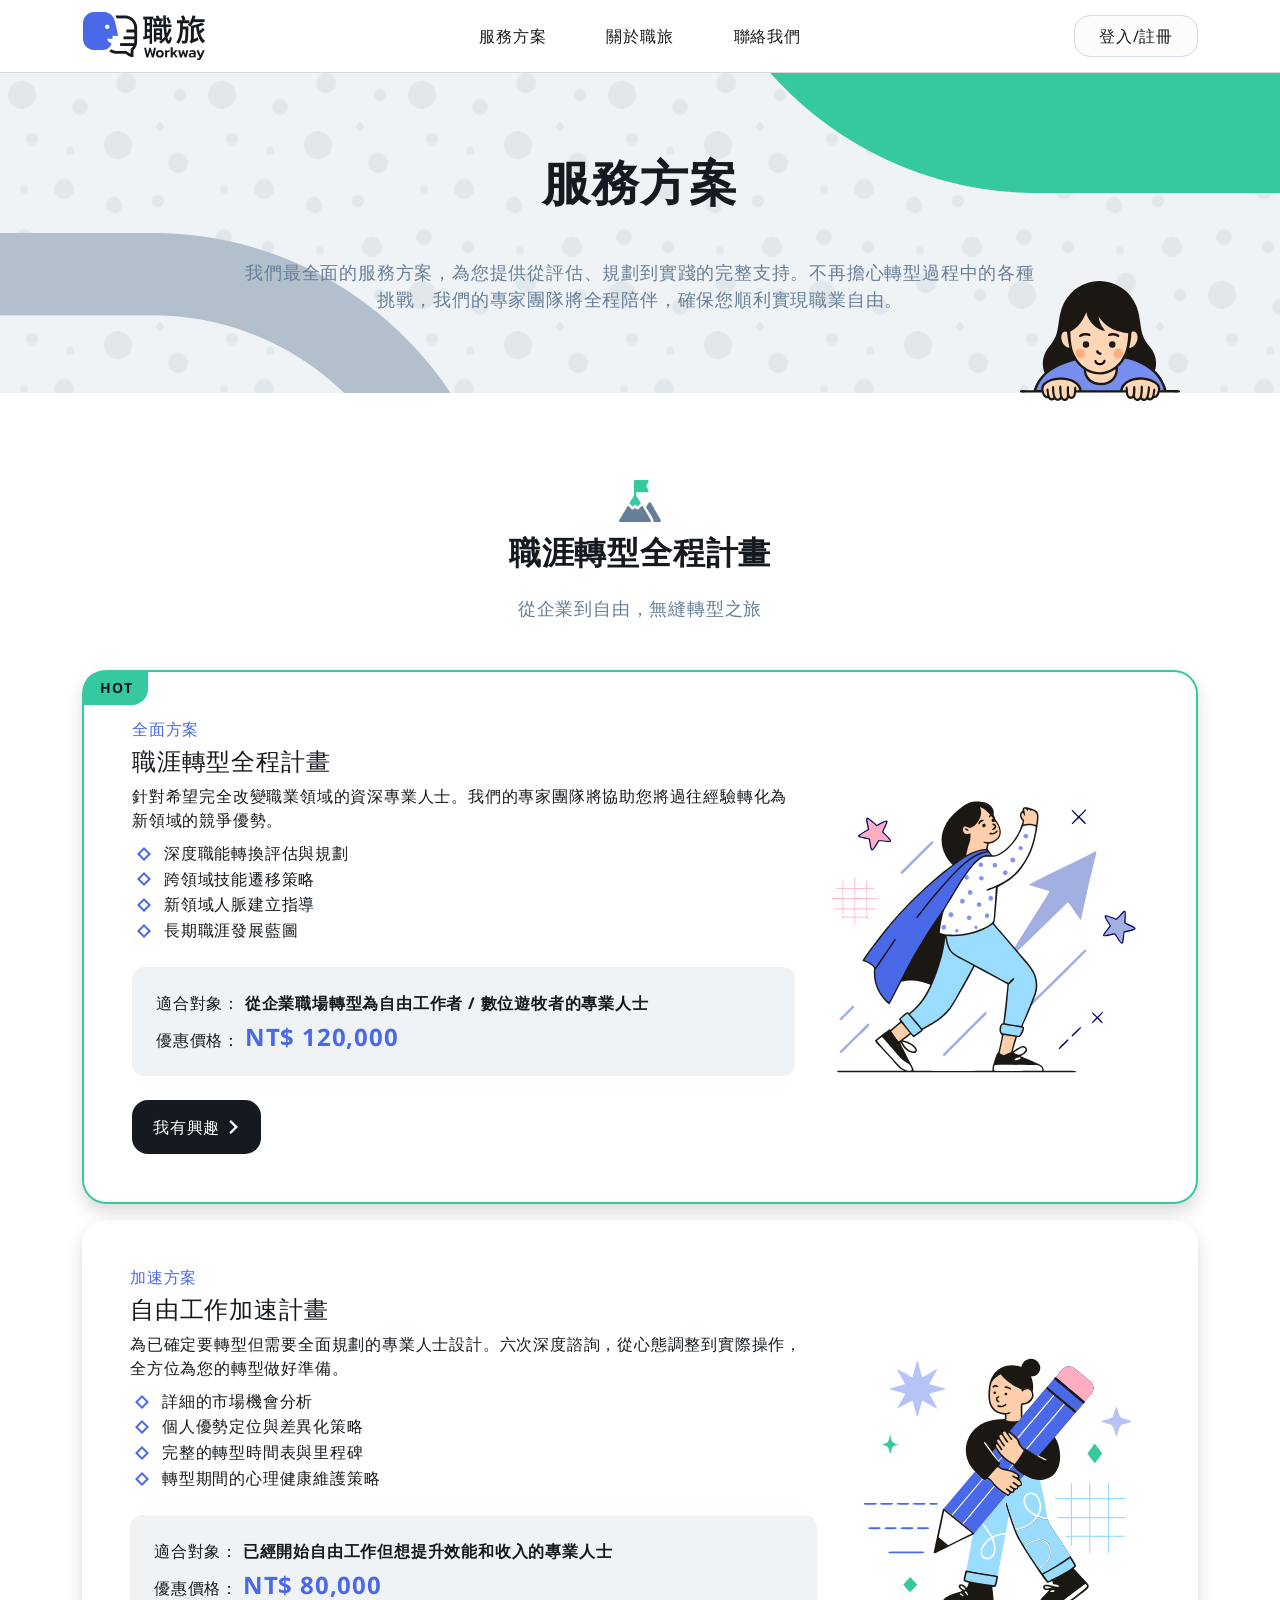
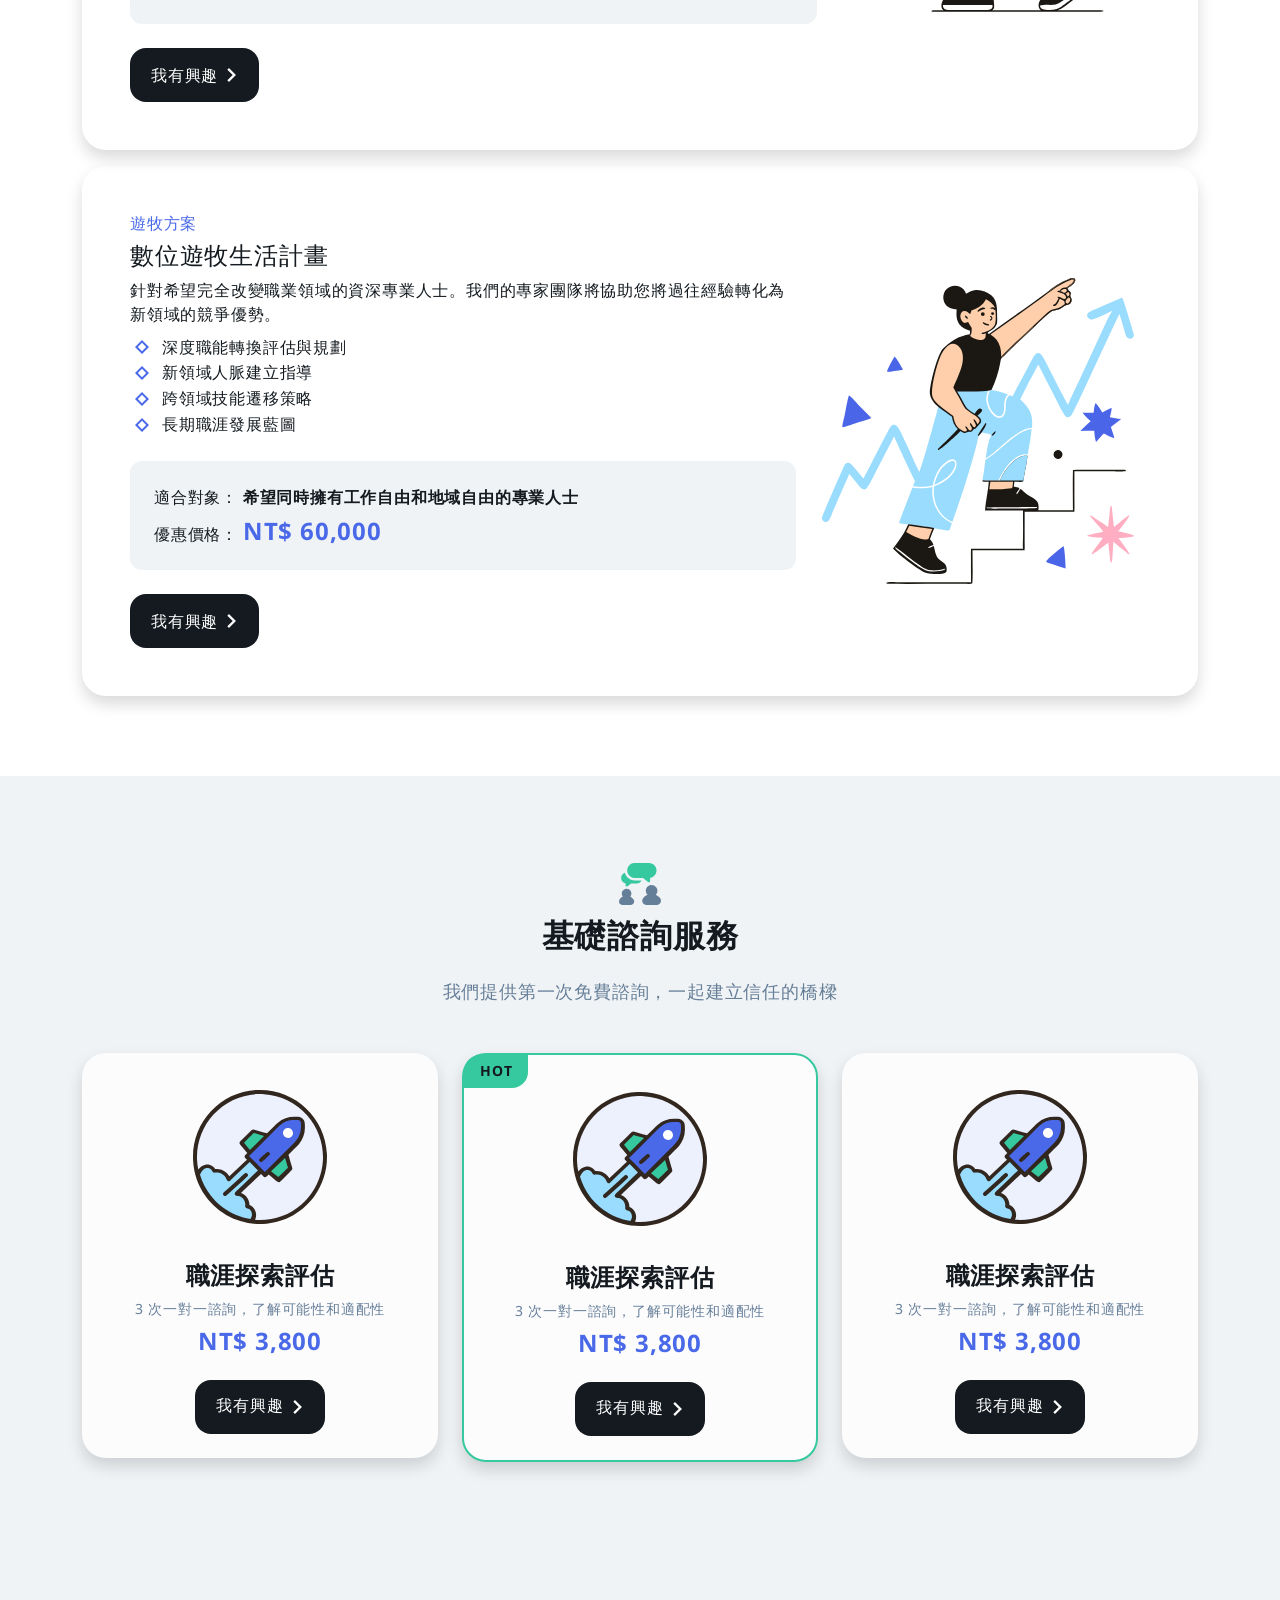
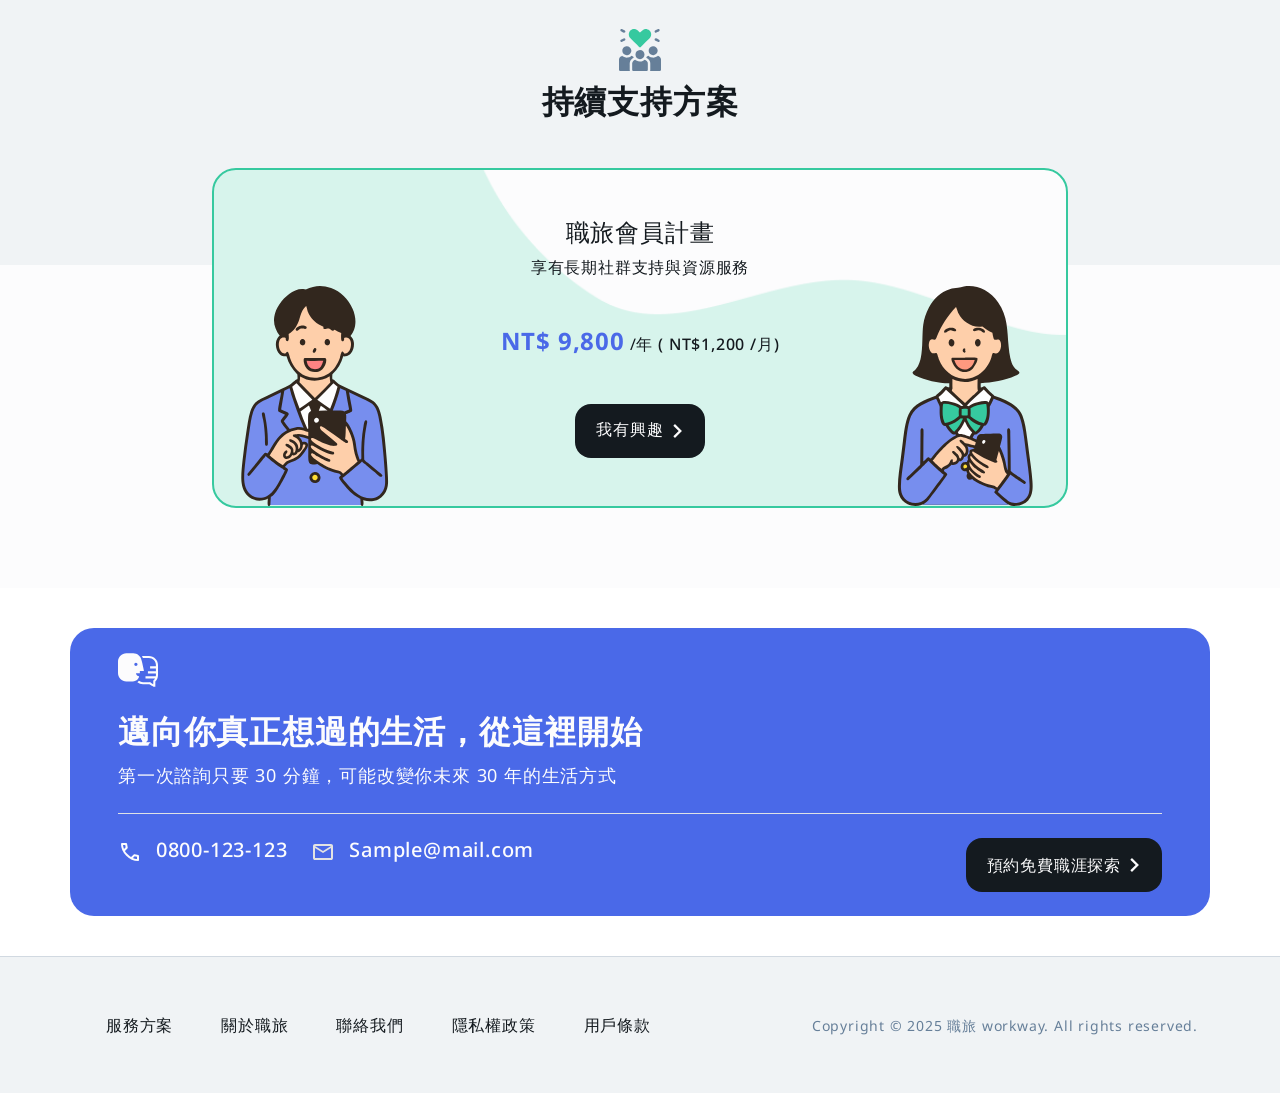
<file: service.html>
<!doctype html>
<html lang="en">
  <head>
    <meta charset="UTF-8" />
    <meta name="viewport" content="width=device-width, initial-scale=1.0" />
    <title>服務</title>
    <link rel="preconnect" href="https://fonts.googleapis.com" />
    <link rel="preconnect" href="https://fonts.gstatic.com" crossorigin />
    <link
      href="https://fonts.googleapis.com/css2?family=Noto+Sans:ital,wght@0,100..900;1,100..900&display=swap"
      rel="stylesheet"
    />
    <link rel="stylesheet" href="./css/style/all.css" />
  </head>
  <body>
    <header class="py-3 border-bottom border-neutral-85">
      <ul
        class="container list-unstyled d-flex justify-content-between align-items-center"
      >
        <!-- 品牌標誌 -->
        <li>
          <a href="./index.html">
            <img src="./img/logo.png" alt="品牌標誌" />
          </a>
        </li>
        <!-- 選單 -->
        <li class="d-none d-md-flex">
          <nav>
            <ul class="list-unstyled d-flex gap-3">
              <li>
                <a class="py-2 px-6 fw-normal" href="./service.html"
                  >服務方案</a
                >
              </li>
              <li>
                <a class="py-2 px-6" href="./about.html">關於職旅</a>
              </li>
              <li>
                <a class="py-2 px-6" href="./contact.html">聯絡我們</a>
              </li>
            </ul>
          </nav>
        </li>
        <!-- 登入註冊 -->
        <li>
          <a
            class="btn btn-xl px-md-6 px-4 btn-white-filled me-3 me-md-0"
            href="./login.html"
            >登入/註冊</a
          >

          <button class="btn py-3 px-0 border-0 d-md-none">
            <svg
              xmlns="http://www.w3.org/2000/svg"
              height="24px"
              viewBox="0 -960 960 960"
              width="24px"
              fill="currentColor"
            >
              <path
                d="M120-240v-80h720v80H120Zm0-200v-80h720v80H120Zm0-200v-80h720v80H120Z"
              />
            </svg>
          </button>
        </li>
      </ul>
    </header>
    <main>
      <!-- hero -->
      <section class="py-sm-12 py-9 bg-2 position-relative">
        <div class="container text-center">
          <!-- 主題 -->
          <div class="mb-9">
            <h2 class="fs-1 fw-bold lh-1p2">服務方案</h2>
          </div>
          <!-- 內容 -->
          <div class="max-width-5 mx-auto">
            <p class="fs-6 text-neutral-50 fw-normal">
              我們最全面的服務方案，為您提供從評估、規劃到實踐的完整支持。不再擔心轉型過程中的各種挑戰，我們的專家團隊將全程陪伴，確保您順利實現職業自由。
            </p>
          </div>
        </div>
        <!-- 插圖 -->
        <img
          class="position-absolute bottom-0 end-440 mb-n2 z-n1 d-none d-xl-block"
          src="./img/service/banner-person.svg"
          alt="插圖"
        />
        <!-- 灰框 -->
        <img
          class="position-absolute bottom-0 start-0 z-n1 d-none d-xl-block"
          src="./img/service/Frame.png"
          alt="插圖"
        />
        <!-- 綠框 -->
        <img
          class="position-absolute top-0 end-0 z-n1 d-none d-xl-block"
          src="./img/service/Frame(2).png"
          alt="插圖"
        />
      </section>
      <!-- 計畫 -->
      <section class="py-sm-12 py-9">
        <div class="container">
          <!-- 標題、標語 -->
          <div class="mb-sm-9 mb-6 text-center">
            <div class="mb-1">
              <img class="mx-auto" src="./img/service/goal.svg" alt="插圖" />
            </div>
            <div class="mb-6">
              <h2 class="fs-2 fw-bold lh-1p2">職涯轉型全程計畫</h2>
            </div>
            <p class="fs-6 text-neutral-50 fw-normal">
              從企業到自由，無縫轉型之旅
            </p>
          </div>
          <!-- 卡片 -->
          <ul class="list-unstyled d-flex flex-column gap-4">
            <li
              class="d-flex gap-sm-6 gap-4 p-sm-9 p-6 pt-9 border border-brand-secondary border-2 radius-4 position-relative shadow"
            >
              <!-- 標題、說明、價格、CTA -->
              <div class="d-flex flex-column gap-6">
                <!-- 標題、說明 -->
                <div class="d-flex flex-column gap-2">
                  <h3 class="fs-7 text-brand-primary fw-medium">全面方案</h3>
                  <h3 class="fs-4 fw-medium lh-1p2">職涯轉型全程計畫</h3>
                  <p class="fw-normal">
                    針對希望完全改變職業領域的資深專業人士。我們的專家團隊將協助您將過往經驗轉化為新領域的競爭優勢。
                  </p>
                  <ul class="list-unstyled">
                    <li class="d-flex align-items-center gap-2">
                      <span>
                        <svg
                          xmlns="http://www.w3.org/2000/svg"
                          height="24px"
                          viewBox="0 -960 960 960"
                          width="24px"
                          fill="#4A69E8"
                        >
                          <path
                            d="M480-200 200-480l280-280 280 280-280 280Zm0-114 166-166-166-166-166 166 166 166Zm0-166Z"
                          />
                        </svg>
                      </span>
                      <span>深度職能轉換評估與規劃</span>
                    </li>
                    <li class="d-flex align-items-center gap-2">
                      <span>
                        <svg
                          xmlns="http://www.w3.org/2000/svg"
                          height="24px"
                          viewBox="0 -960 960 960"
                          width="24px"
                          fill="#4A69E8"
                        >
                          <path
                            d="M480-200 200-480l280-280 280 280-280 280Zm0-114 166-166-166-166-166 166 166 166Zm0-166Z"
                          />
                        </svg>
                      </span>
                      <span>跨領域技能遷移策略</span>
                    </li>
                    <li class="d-flex align-items-center gap-2">
                      <span>
                        <svg
                          xmlns="http://www.w3.org/2000/svg"
                          height="24px"
                          viewBox="0 -960 960 960"
                          width="24px"
                          fill="#4A69E8"
                        >
                          <path
                            d="M480-200 200-480l280-280 280 280-280 280Zm0-114 166-166-166-166-166 166 166 166Zm0-166Z"
                          />
                        </svg>
                      </span>
                      <span>新領域人脈建立指導</span>
                    </li>
                    <li class="d-flex align-items-center gap-2">
                      <span>
                        <svg
                          xmlns="http://www.w3.org/2000/svg"
                          height="24px"
                          viewBox="0 -960 960 960"
                          width="24px"
                          fill="#4A69E8"
                        >
                          <path
                            d="M480-200 200-480l280-280 280 280-280 280Zm0-114 166-166-166-166-166 166 166 166Zm0-166Z"
                          />
                        </svg>
                      </span>
                      <span>長期職涯發展藍圖</span>
                    </li>
                  </ul>
                </div>
                <!-- 價格 -->
                <div
                  class="bg-neutral-95 p-sm-6 p-4 radius-2 d-flex flex-column gap-2"
                >
                  <p>
                    <span class="fw-normal">適合對象：</span>
                    <span class="fw-bold lh-1p2"
                      >從企業職場轉型為自由工作者 / 數位遊牧者的專業人士</span
                    >
                  </p>
                  <p>
                    <span class="fw-normal">優惠價格：</span>
                    <span class="fs-4 text-brand-primary fw-bold lh-1p2"
                      >NT$ 120,000</span
                    >
                  </p>
                </div>
                <!-- CTA -->
                <a
                  class="btn btn-large btn-black-filled d-flex justify-content-center align-items-center align-self-start"
                  href="./contact.html"
                >
                  <span class="fs-7 fw-normal">我有興趣</span>
                  <span>
                    <svg
                      xmlns="http://www.w3.org/2000/svg"
                      height="28px"
                      viewBox="0 -960 960 960"
                      width="28px"
                      fill="currentColor"
                    >
                      <path
                        d="M504-480 320-664l56-56 240 240-240 240-56-56 184-184Z"
                      />
                    </svg>
                  </span>
                </a>
              </div>
              <!-- 插圖 -->
              <div class="d-md-flex d-none">
                <img src="./img/service/plan-1.svg" alt="插圖" />
              </div>
              <!-- 標誌 -->
              <span
                class="py-2 px-4 fs-8 fw-bold lh-1p2 bg-brand-secondary position-absolute top-0 start-0 radius-top-start radius-bottom-end"
                >HOT</span
              >
            </li>
            <li
              class="d-flex gap-sm-6 gap-4 p-sm-9 p-6 shadow radius-4 position-relative"
            >
              <!-- 標題、說明、價格、CTA -->
              <div class="d-flex flex-column gap-6">
                <!-- 標題、說明 -->
                <div class="d-flex flex-column gap-2">
                  <h3 class="fs-7 text-brand-primary fw-medium">加速方案</h3>
                  <h3 class="fs-4 fw-medium lh-1p2">自由工作加速計畫</h3>
                  <p class="fw-normal">
                    為已確定要轉型但需要全面規劃的專業人士設計。六次深度諮詢，從心態調整到實際操作，全方位為您的轉型做好準備。
                  </p>
                  <ul class="list-unstyled">
                    <li class="d-flex align-items-center gap-2">
                      <span>
                        <svg
                          xmlns="http://www.w3.org/2000/svg"
                          height="24px"
                          viewBox="0 -960 960 960"
                          width="24px"
                          fill="#4A69E8"
                        >
                          <path
                            d="M480-200 200-480l280-280 280 280-280 280Zm0-114 166-166-166-166-166 166 166 166Zm0-166Z"
                          />
                        </svg>
                      </span>
                      <span>詳細的市場機會分析</span>
                    </li>
                    <li class="d-flex align-items-center gap-2">
                      <span>
                        <svg
                          xmlns="http://www.w3.org/2000/svg"
                          height="24px"
                          viewBox="0 -960 960 960"
                          width="24px"
                          fill="#4A69E8"
                        >
                          <path
                            d="M480-200 200-480l280-280 280 280-280 280Zm0-114 166-166-166-166-166 166 166 166Zm0-166Z"
                          />
                        </svg>
                      </span>
                      <span>個人優勢定位與差異化策略</span>
                    </li>
                    <li class="d-flex align-items-center gap-2">
                      <span>
                        <svg
                          xmlns="http://www.w3.org/2000/svg"
                          height="24px"
                          viewBox="0 -960 960 960"
                          width="24px"
                          fill="#4A69E8"
                        >
                          <path
                            d="M480-200 200-480l280-280 280 280-280 280Zm0-114 166-166-166-166-166 166 166 166Zm0-166Z"
                          />
                        </svg>
                      </span>
                      <span>完整的轉型時間表與里程碑</span>
                    </li>
                    <li class="d-flex align-items-center gap-2">
                      <span>
                        <svg
                          xmlns="http://www.w3.org/2000/svg"
                          height="24px"
                          viewBox="0 -960 960 960"
                          width="24px"
                          fill="#4A69E8"
                        >
                          <path
                            d="M480-200 200-480l280-280 280 280-280 280Zm0-114 166-166-166-166-166 166 166 166Zm0-166Z"
                          />
                        </svg>
                      </span>
                      <span>轉型期間的心理健康維護策略</span>
                    </li>
                  </ul>
                </div>
                <!-- 價格 -->
                <div
                  class="bg-neutral-95 p-sm-6 p-4 radius-2 d-flex flex-column gap-2"
                >
                  <p>
                    <span class="fw-normal">適合對象：</span>
                    <span class="fw-bold lh-1p2"
                      >已經開始自由工作但想提升效能和收入的專業人士</span
                    >
                  </p>
                  <p>
                    <span class="fw-normal">優惠價格：</span>
                    <span class="fs-4 text-brand-primary fw-bold lh-1p2"
                      >NT$ 80,000</span
                    >
                  </p>
                </div>
                <!-- CTA -->
                <a
                  class="btn btn-large btn-black-filled d-flex justify-content-center align-items-center align-self-start"
                  href="./contact.html"
                >
                  <span class="fs-7 fw-normal">我有興趣</span>
                  <span>
                    <svg
                      xmlns="http://www.w3.org/2000/svg"
                      height="28px"
                      viewBox="0 -960 960 960"
                      width="28px"
                      fill="currentColor"
                    >
                      <path
                        d="M504-480 320-664l56-56 240 240-240 240-56-56 184-184Z"
                      />
                    </svg>
                  </span>
                </a>
              </div>
              <!-- 插圖 -->
              <div class="d-md-flex d-none">
                <img src="./img/service/plan-2.svg" alt="插圖" />
              </div>
            </li>
            <li
              class="d-flex gap-sm-6 gap-4 p-sm-9 p-6 shadow radius-4 position-relative"
            >
              <!-- 標題、說明、價格、CTA -->
              <div class="d-flex flex-column gap-6">
                <!-- 標題、說明 -->
                <div class="d-flex flex-column gap-2">
                  <h3 class="fs-7 text-brand-primary fw-medium">遊牧方案</h3>
                  <h3 class="fs-4 fw-medium lh-1p2">數位遊牧生活計畫</h3>
                  <p class="fw-normal">
                    針對希望完全改變職業領域的資深專業人士。我們的專家團隊將協助您將過往經驗轉化為新領域的競爭優勢。
                  </p>
                  <ul class="list-unstyled">
                    <li class="d-flex align-items-center gap-2">
                      <span>
                        <svg
                          xmlns="http://www.w3.org/2000/svg"
                          height="24px"
                          viewBox="0 -960 960 960"
                          width="24px"
                          fill="#4A69E8"
                        >
                          <path
                            d="M480-200 200-480l280-280 280 280-280 280Zm0-114 166-166-166-166-166 166 166 166Zm0-166Z"
                          />
                        </svg>
                      </span>
                      <span>深度職能轉換評估與規劃</span>
                    </li>
                    <li class="d-flex align-items-center gap-2">
                      <span>
                        <svg
                          xmlns="http://www.w3.org/2000/svg"
                          height="24px"
                          viewBox="0 -960 960 960"
                          width="24px"
                          fill="#4A69E8"
                        >
                          <path
                            d="M480-200 200-480l280-280 280 280-280 280Zm0-114 166-166-166-166-166 166 166 166Zm0-166Z"
                          />
                        </svg>
                      </span>
                      <span>新領域人脈建立指導</span>
                    </li>
                    <li class="d-flex align-items-center gap-2">
                      <span>
                        <svg
                          xmlns="http://www.w3.org/2000/svg"
                          height="24px"
                          viewBox="0 -960 960 960"
                          width="24px"
                          fill="#4A69E8"
                        >
                          <path
                            d="M480-200 200-480l280-280 280 280-280 280Zm0-114 166-166-166-166-166 166 166 166Zm0-166Z"
                          />
                        </svg>
                      </span>
                      <span>跨領域技能遷移策略</span>
                    </li>
                    <li class="d-flex align-items-center gap-2">
                      <span>
                        <svg
                          xmlns="http://www.w3.org/2000/svg"
                          height="24px"
                          viewBox="0 -960 960 960"
                          width="24px"
                          fill="#4A69E8"
                        >
                          <path
                            d="M480-200 200-480l280-280 280 280-280 280Zm0-114 166-166-166-166-166 166 166 166Zm0-166Z"
                          />
                        </svg>
                      </span>
                      <span>長期職涯發展藍圖</span>
                    </li>
                  </ul>
                </div>
                <!-- 價格 -->
                <div
                  class="bg-neutral-95 p-sm-6 p-4 radius-2 d-flex flex-column gap-2"
                >
                  <p>
                    <span class="fw-normal">適合對象：</span>
                    <span class="fw-bold lh-1p2"
                      >希望同時擁有工作自由和地域自由的專業人士</span
                    >
                  </p>
                  <p>
                    <span class="fw-normal">優惠價格：</span>
                    <span class="fs-4 text-brand-primary fw-bold lh-1p2"
                      >NT$ 60,000</span
                    >
                  </p>
                </div>
                <!-- CTA -->
                <a
                  class="btn btn-large btn-black-filled d-flex justify-content-center align-items-center align-self-start"
                  href="./contact.html"
                >
                  <span class="fs-7 fw-normal">我有興趣</span>
                  <span>
                    <svg
                      xmlns="http://www.w3.org/2000/svg"
                      height="28px"
                      viewBox="0 -960 960 960"
                      width="28px"
                      fill="currentColor"
                    >
                      <path
                        d="M504-480 320-664l56-56 240 240-240 240-56-56 184-184Z"
                      />
                    </svg>
                  </span>
                </a>
              </div>
              <!-- 插圖 -->
              <div class="d-md-flex d-none">
                <img src="./img/service/plan-3.svg" alt="插圖" />
              </div>
            </li>
          </ul>
        </div>
      </section>
      <!-- 諮詢 -->
      <section class="py-sm-12 py-9 bg-neutral-95">
        <div class="container">
          <!-- 標題、標語 -->
          <div class="mb-sm-9 mb-6 text-center">
            <div class="mb-1">
              <img
                class="mx-auto"
                src="./img/service/conversation.svg"
                alt="插圖"
              />
            </div>
            <div class="mb-6">
              <h2 class="fs-2 fw-bold lh-1p2">基礎諮詢服務</h2>
            </div>
            <p class="fs-6 text-neutral-50 fw-normal">
              我們提供第一次免費諮詢，一起建立信任的橋樑
            </p>
          </div>
          <!-- 卡片 -->
          <ul
            class="list-unstyled row justify-content-center flex-md-row flex-column gap-md-0 gap-4"
          >
            <li class="col">
              <div
                class="p-6 px-sm-6 px-4 d-flex justify-content-center align-items-center flex-column gap-sm-6 gap-4 bg-brand-white radius-4 shadow"
              >
                <!-- 圖片 -->
                <img src="./img/service/server-1.svg" alt="插圖" />
                <!-- 說明 -->
                <div class="d-flex flex-column gap-2 text-center">
                  <h3 class="fs-4 fw-bold lh-1p2">職涯探索評估</h3>
                  <p class="fs-8 text-neutral-50 fw-normal">
                    3 次一對一諮詢，了解可能性和適配性
                  </p>
                  <p class="fs-4 text-primary-60 fw-bold lh-1p2">NT$ 3,800</p>
                </div>
                <!-- CTA -->
                <a
                  class="btn btn-large btn-black-filled d-flex justify-content-center"
                  href="./contact.html"
                >
                  <span class="fs-7 fw-normal">我有興趣</span>
                  <span>
                    <svg
                      xmlns="http://www.w3.org/2000/svg"
                      height="28px"
                      viewBox="0 -960 960 960"
                      width="28px"
                      fill="currentColor"
                    >
                      <path
                        d="M504-480 320-664l56-56 240 240-240 240-56-56 184-184Z"
                      />
                    </svg>
                  </span>
                </a>
              </div>
            </li>
            <li class="col">
              <div
                class="p-6 p-6 px-sm-6 px-4 d-flex justify-content-center align-items-center flex-column gap-sm-6 gap-4 bg-brand-white shadow border border-brand-secondary border-2 radius-4 position-relative"
              >
                <!-- 圖片 -->
                <img src="./img/service/server-1.svg" alt="插圖" />
                <!-- 說明 -->
                <div class="d-flex flex-column gap-2 text-center">
                  <h3 class="fs-4 fw-bold lh-1p2">職涯探索評估</h3>
                  <p class="fs-8 text-neutral-50 fw-normal">
                    3 次一對一諮詢，了解可能性和適配性
                  </p>
                  <p class="fs-4 text-primary-60 fw-bold lh-1p2">NT$ 3,800</p>
                </div>
                <!-- CTA -->
                <a
                  class="btn btn-large btn-black-filled d-flex justify-content-center"
                  href="./contact.html"
                >
                  <span class="fs-7 fw-normal">我有興趣</span>
                  <span>
                    <svg
                      xmlns="http://www.w3.org/2000/svg"
                      height="28px"
                      viewBox="0 -960 960 960"
                      width="28px"
                      fill="currentColor"
                    >
                      <path
                        d="M504-480 320-664l56-56 240 240-240 240-56-56 184-184Z"
                      />
                    </svg>
                  </span>
                </a>
                <!-- 標誌 -->
                <span
                  class="py-2 px-4 fs-8 fw-bold lh-1p2 bg-brand-secondary position-absolute top-0 start-0 radius-top-start radius-bottom-end"
                  >HOT</span
                >
              </div>
            </li>
            <li class="col">
              <div
                class="p-6 p-6 px-sm-6 px-4 d-flex justify-content-center align-items-center flex-column gap-sm-6 gap-4 bg-brand-white radius-4 shadow"
              >
                <!-- 圖片 -->
                <img src="./img/service/server-1.svg" alt="插圖" />
                <!-- 說明 -->
                <div class="d-flex flex-column gap-2 text-center">
                  <h3 class="fs-4 fw-bold lh-1p2">職涯探索評估</h3>
                  <p class="fs-8 text-neutral-50 fw-normal">
                    3 次一對一諮詢，了解可能性和適配性
                  </p>
                  <p class="fs-4 text-primary-60 fw-bold lh-1p2">NT$ 3,800</p>
                </div>
                <!-- CTA -->
                <a
                  class="btn btn-large btn-black-filled d-flex justify-content-center"
                  href="./contact.html"
                >
                  <span class="fs-7 fw-normal">我有興趣</span>
                  <span>
                    <svg
                      xmlns="http://www.w3.org/2000/svg"
                      height="28px"
                      viewBox="0 -960 960 960"
                      width="28px"
                      fill="currentColor"
                    >
                      <path
                        d="M504-480 320-664l56-56 240 240-240 240-56-56 184-184Z"
                      />
                    </svg>
                  </span>
                </a>
              </div>
            </li>
          </ul>
        </div>
      </section>
      <!-- 方案 -->
      <section class="py-sm-12 py-9 bg-linear-1">
        <div class="container">
          <!-- 標題、標語 -->
          <div class="mb-sm-9 mb-6 text-center">
            <div class="mb-1">
              <img class="mx-auto" src="./img/service/love.svg" alt="插圖" />
            </div>
            <div class="mb-6">
              <h2 class="fs-2 fw-bold lh-1p2">持續支持方案</h2>
            </div>
          </div>
          <!-- 計畫 -->
          <div
            class="p-sm-9 py-6 bg-3 border border-brand-secondary border-2 radius-4 max-width-6 position-relative mx-auto"
          >
            <!-- 標題、價格、CTA -->
            <div class="d-flex flex-column align-items-center gap-9">
              <!-- 標題 -->
              <div class="d-flex flex-column gap-2 text-center">
                <h3 class="fs-4 fw-medium lh-1p2">職旅會員計畫</h3>
                <p class="fw-normal">享有長期社群支持與資源服務</p>
              </div>
              <!-- 價格 -->
              <p class="text-center">
                <span class="fs-4 text-brand-primary fw-bold lh-1p2"
                  >NT$ 9,800</span
                >
                <span class="fw-normal">/年</span>
                <span class="fw-medium lh-1p2">( NT$1,200 /月)</span>
              </p>
              <!-- CTA -->
              <a
                class="btn btn-large btn-black-filled d-flex justify-content-center"
                href="./contact.html"
              >
                <span class="fs-7 fw-normal">我有興趣</span>
                <span>
                  <svg
                    xmlns="http://www.w3.org/2000/svg"
                    height="28px"
                    viewBox="0 -960 960 960"
                    width="28px"
                    fill="currentColor"
                  >
                    <path
                      d="M504-480 320-664l56-56 240 240-240 240-56-56 184-184Z"
                    />
                  </svg>
                </span>
              </a>
            </div>
            <!-- 插圖 -->
            <img
              class="position-absolute bottom-0 start-24 d-none d-md-block"
              src="./img/service/subscribe-1.svg"
              alt="插圖"
            />
            <!-- 插圖 -->
            <img
              class="position-absolute bottom-0 end-24 d-none d-md-block"
              src="./img/service/subscribe-2.svg"
              alt="插圖"
            />
          </div>
        </div>
      </section>
      <!-- 預約 -->
      <section class="py-8 px-4 px-sm-0">
        <div
          class="container py-md-6 py-4 px-sm-9 px-6 bg-brand-primary radius-4"
        >
          <!-- 標誌、標題、標語 -->
          <div class="pb-6 mb-6 border-bottom">
            <!-- 標誌 -->
            <div class="mb-6">
              <svg
                width="40"
                height="36"
                viewBox="0 0 96 84"
                fill="none"
                xmlns="http://www.w3.org/2000/svg"
              >
                <path
                  d="M74.1289 8.19861C86.2078 8.19861 95.9999 17.9986 96 30.0873V54.3353L95.998 54.6371C95.9179 60.552 93.491 65.9027 89.6133 69.7933V82.0004H87.0967C86.119 82.0003 85.0865 81.719 84.167 81.3842C83.2024 81.0328 82.1563 80.5446 81.0918 79.975C79.2139 78.97 77.1625 77.6477 75.2236 76.1957C74.9491 76.2094 74.673 76.2187 74.3955 76.222L74.1289 76.224H60C54.8961 76.2239 50.2015 74.4723 46.4805 71.5394C47.9663 70.5009 49.2118 69.2986 50.2256 68.057C52.9816 70.0269 56.3552 71.1868 60 71.1869H74.1289L74.334 71.1859C74.8114 71.1801 75.2852 71.1546 75.7539 71.1097L76.75 71.014L77.5391 71.6293C79.5009 73.1587 81.6153 74.5443 83.4639 75.5336C83.8555 75.7432 84.2296 75.9309 84.5811 76.097V67.5961L85.4102 66.8461C86.805 65.5853 87.9865 64.0951 88.8975 62.4359H66V57.2054H90.7246C90.8718 56.3467 90.9547 55.4658 90.9668 54.5677L90.9678 54.3353V50.4261H71.8066V45.1967H90.9678V38.4164H77.0332V33.1869H90.9678V30.0873C90.9677 20.7801 83.4286 13.2347 74.1289 13.2347H60C59.8871 13.2347 59.7745 13.2364 59.6621 13.2386C59.1363 11.5113 58.4152 9.86934 57.5244 8.33826C58.337 8.24662 59.163 8.19862 60 8.19861H74.1289Z"
                  fill="#FCFCFD"
                />
                <path
                  d="M36.5801 2C46.2723 2 54.3644 8.85589 56.2793 17.9863C59.0886 27.4206 62.3061 44.2399 62.3223 44.3242H52.4512V49.5547H43.1611C43.1612 52.7508 46.3763 57.1387 50.6143 57.1387C50.6143 60.6253 45.7158 69.6024 35.0322 69.6025H20.1289C9.01212 69.6025 0.000168115 60.5838 0 49.458V22.1455C0 11.0196 9.01202 2 20.1289 2H36.5801ZM42.9668 24.4697C40.8291 24.4699 39.0967 26.2043 39.0967 28.3438C39.0967 30.4832 40.8291 32.2176 42.9668 32.2178C45.1047 32.2178 46.8379 30.4834 46.8379 28.3438C46.8378 26.2042 45.1046 24.4697 42.9668 24.4697Z"
                  fill="#FCFCFD"
                />
              </svg>
            </div>
            <!-- 標題 -->
            <div class="mb-3">
              <h2 class="fs-2 text-brand-white fw-bold lh-1p2">
                邁向你真正想過的生活，從這裡開始
              </h2>
            </div>
            <!-- 標語 -->
            <p class="fs-6 text-brand-white fw-normal">
              第一次諮詢只要 30 分鐘，可能改變你未來 30 年的生活方式
            </p>
          </div>
          <!-- 電話、email、CTA -->
          <div
            class="d-flex justify-content-between flex-md-row flex-column gap-6 gap-md-0"
          >
            <!-- 電話、email -->
            <span class="d-flex flex-column flex-lg-row gap-lg-0 gap-4">
              <!-- 電話 -->
              <span class="me-6 fs-5 text-brand-white fw-medium lh-1p2">
                <span class="me-2">
                  <svg
                    xmlns="http://www.w3.org/2000/svg"
                    height="24px"
                    viewBox="0 -960 960 960"
                    width="24px"
                    fill="currentColor"
                  >
                    <path
                      d="M798-120q-125 0-247-54.5T329-329Q229-429 174.5-551T120-798q0-18 12-30t30-12h162q14 0 25 9.5t13 22.5l26 140q2 16-1 27t-11 19l-97 98q20 37 47.5 71.5T387-386q31 31 65 57.5t72 48.5l94-94q9-9 23.5-13.5T670-390l138 28q14 4 23 14.5t9 23.5v162q0 18-12 30t-30 12ZM241-600l66-66-17-94h-89q5 41 14 81t26 79Zm358 358q39 17 79.5 27t81.5 13v-88l-94-19-67 67ZM241-600Zm358 358Z"
                    />
                  </svg>
                </span>
                <span>0800-123-123</span>
              </span>
              <!-- email -->
              <span class="me-6 fs-5 text-brand-white fw-medium lh-1p2">
                <span class="me-2">
                  <svg
                    xmlns="http://www.w3.org/2000/svg"
                    height="24px"
                    viewBox="0 -960 960 960"
                    width="24px"
                    fill="#e3e3e3"
                  >
                    <path
                      d="M160-160q-33 0-56.5-23.5T80-240v-480q0-33 23.5-56.5T160-800h640q33 0 56.5 23.5T880-720v480q0 33-23.5 56.5T800-160H160Zm320-280L160-640v400h640v-400L480-440Zm0-80 320-200H160l320 200ZM160-640v-80 480-400Z"
                    />
                  </svg>
                </span>
                <span>Sample@mail.com</span>
              </span>
            </span>
            <!-- CTA -->
            <a
              class="btn btn-large btn-black-filled d-flex justify-content-center align-items-center flex-grow-0 align-self-start"
              href="./contact.html"
            >
              <span class="fs-7 fw-normal">預約免費職涯探索</span>
              <span>
                <svg
                  xmlns="http://www.w3.org/2000/svg"
                  height="28px"
                  viewBox="0 -960 960 960"
                  width="28px"
                  fill="currentColor"
                >
                  <path
                    d="M504-480 320-664l56-56 240 240-240 240-56-56 184-184Z"
                  />
                </svg>
              </span>
            </a>
          </div>
        </div>
      </section>
    </main>
    <footer class="py-sm-9 py-6 bg-neutral-95 border-top border-neutral-85">
      <!-- 選單、版權 -->
      <ul
        class="list-unstyled container d-flex justify-content-between align-items-center flex-xl-row flex-column gap-2 gap-sm-0"
      >
        <!-- 選單 -->
        <li>
          <ul
            class="list-unstyled d-flex justify-content-sm-between justify-content-center flex-wrap gap-2 gap-sm-0"
          >
            <li class="flex-shrink-0">
              <a
                class="py-2 px-sm-6 px-4 fw-normal fw-normal"
                href="./service.html"
                >服務方案</a
              >
            </li>
            <li class="flex-shrink-0">
              <a class="py-2 px-6 fw-normal" href="./about.html">關於職旅</a>
            </li>
            <li class="flex-shrink-0">
              <a class="py-2 px-6 fw-normal" href="./contact.html">聯絡我們</a>
            </li>
            <li class="flex-shrink-0">
              <a class="py-2 px-6 fw-normal" href="./policy.html">隱私權政策</a>
            </li>
            <li class="flex-shrink-0">
              <a class="py-2 px-6 fw-normal" href="./agreement.html"
                >用戶條款</a
              >
            </li>
          </ul>
        </li>
        <!-- 版權 -->
        <li class="fs-8 text-neutral-50">
          Copyright © 2025 職旅 workway. All rights reserved.
        </li>
      </ul>
    </footer>
    <script src="./modules/bootstrap-5.3.8/dist/js/bootstrap.bundle.min.js"></script>
  </body>
</html>
</file>
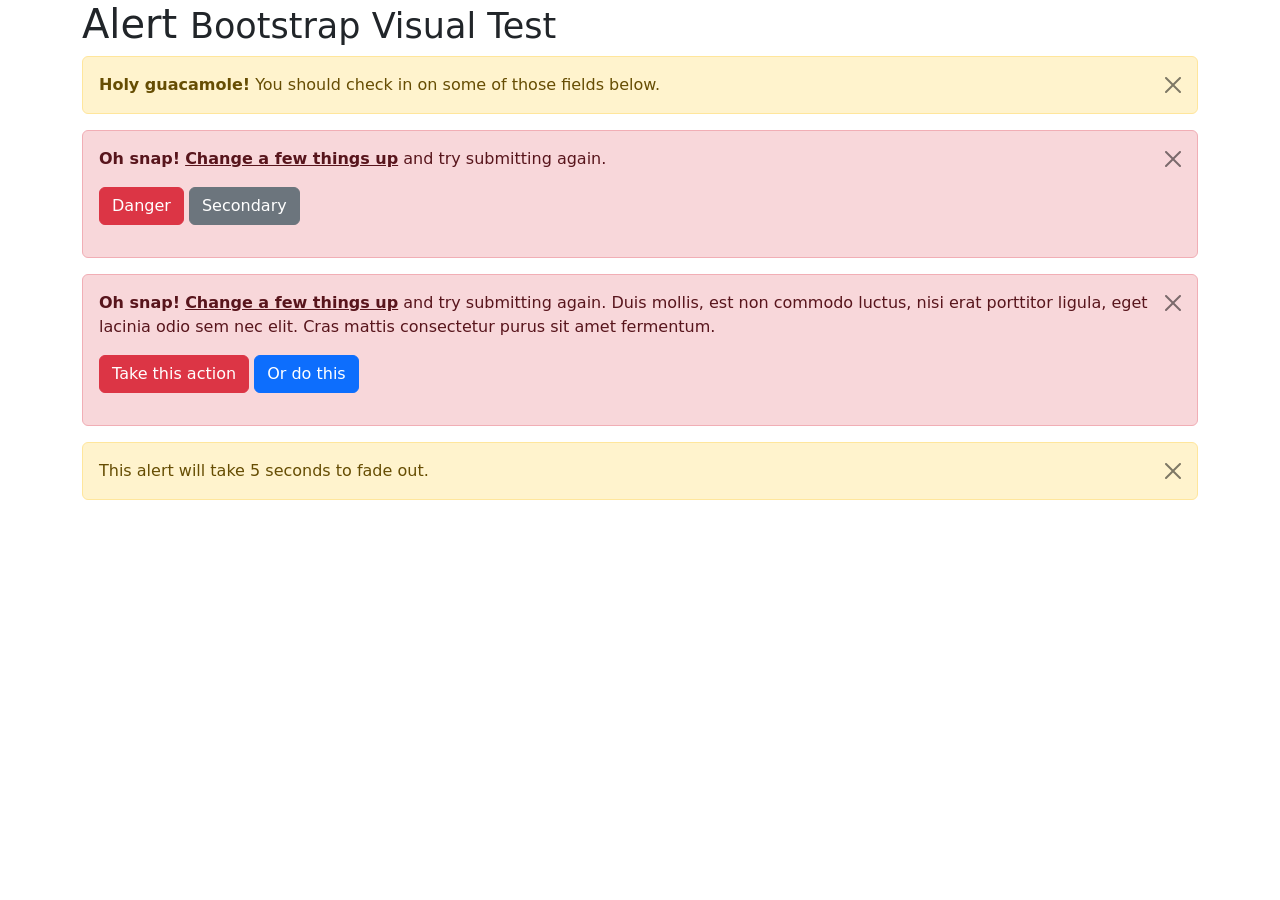
<file: modules/bootstrap-5.3.8/js/tests/visual/alert.html>
<!doctype html>
<html lang="en">
  <head>
    <meta charset="utf-8">
    <meta name="viewport" content="width=device-width, initial-scale=1">
    <link href="../../../dist/css/bootstrap.min.css" rel="stylesheet">
    <title>Alert</title>
  </head>
  <body>
    <div class="container">
      <h1>Alert <small>Bootstrap Visual Test</small></h1>

      <div class="alert alert-warning alert-dismissible fade show" role="alert">
        <button type="button" class="btn-close" data-bs-dismiss="alert" aria-label="Close"></button>
        <strong>Holy guacamole!</strong> You should check in on some of those fields below.
      </div>

      <div class="alert alert-danger alert-dismissible fade show" role="alert">
        <button type="button" class="btn-close" data-bs-dismiss="alert" aria-label="Close"></button>
        <p>
          <strong>Oh snap!</strong> <a href="#" class="alert-link">Change a few things up</a> and try submitting again.
        </p>
        <p>
          <button type="button" class="btn btn-danger">Danger</button>
          <button type="button" class="btn btn-secondary">Secondary</button>
        </p>
      </div>

      <div class="alert alert-danger alert-dismissible fade show" role="alert">
        <button type="button" class="btn-close" data-bs-dismiss="alert" aria-label="Close"></button>
        <p>
          <strong>Oh snap!</strong> <a href="#" class="alert-link">Change a few things up</a> and try submitting again. Duis mollis, est non commodo luctus, nisi erat porttitor ligula, eget lacinia odio sem nec elit. Cras mattis consectetur purus sit amet fermentum.
        </p>
        <p>
          <button type="button" class="btn btn-danger">Take this action</button>
          <button type="button" class="btn btn-primary">Or do this</button>
        </p>
      </div>

      <div class="alert alert-warning alert-dismissible fade show" role="alert" style="transition-duration: 5s;">
        <button type="button" class="btn-close" data-bs-dismiss="alert" aria-label="Close"></button>
        This alert will take 5 seconds to fade out.
      </div>
    </div>

    <script src="../../../dist/js/bootstrap.bundle.js"></script>
  </body>
</html>
</file>
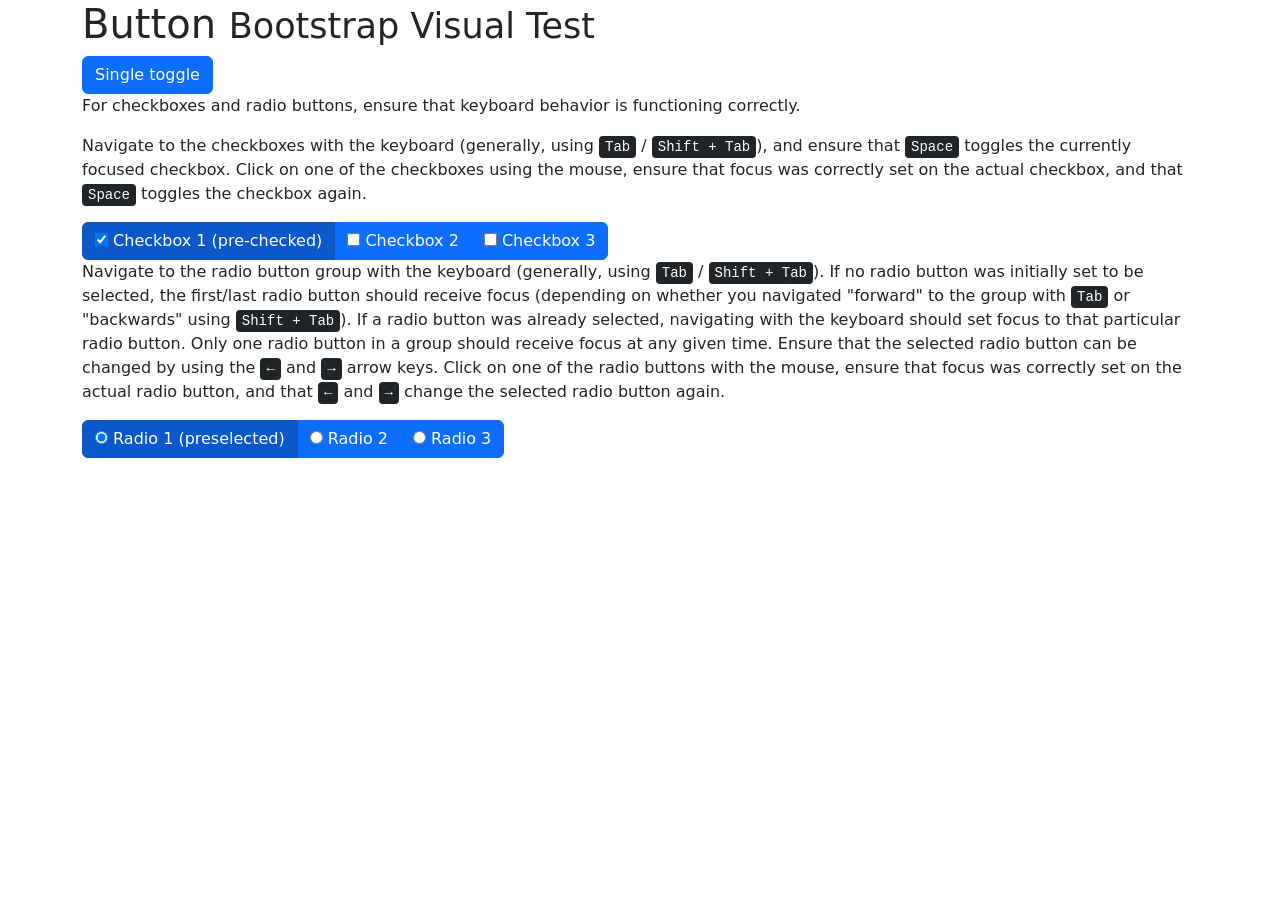
<file: modules/bootstrap-5.3.8/js/tests/visual/button.html>
<!doctype html>
<html lang="en">
  <head>
    <meta charset="utf-8">
    <meta name="viewport" content="width=device-width, initial-scale=1">
    <link href="../../../dist/css/bootstrap.min.css" rel="stylesheet">
    <title>Button</title>
  </head>
  <body>
    <div class="container">
      <h1>Button <small>Bootstrap Visual Test</small></h1>

      <button type="button" class="btn btn-primary" data-bs-toggle="button" aria-pressed="false" autocomplete="off">
        Single toggle
      </button>

      <p>For checkboxes and radio buttons, ensure that keyboard behavior is functioning correctly.</p>
      <p>Navigate to the checkboxes with the keyboard (generally, using <kbd>Tab</kbd> / <kbd><kbd>Shift</kbd> + <kbd>Tab</kbd></kbd>), and ensure that <kbd>Space</kbd> toggles the currently focused checkbox. Click on one of the checkboxes using the mouse, ensure that focus was correctly set on the actual checkbox, and that <kbd>Space</kbd> toggles the checkbox again.</p>

      <div class="btn-group" data-bs-toggle="buttons">
        <label class="btn btn-primary active">
          <input type="checkbox" checked autocomplete="off"> Checkbox 1 (pre-checked)
        </label>
        <label class="btn btn-primary">
          <input type="checkbox" autocomplete="off"> Checkbox 2
        </label>
        <label class="btn btn-primary">
          <input type="checkbox" autocomplete="off"> Checkbox 3
        </label>
      </div>

      <p>Navigate to the radio button group with the keyboard (generally, using <kbd>Tab</kbd> / <kbd><kbd>Shift</kbd> + <kbd>Tab</kbd></kbd>). If no radio button was initially set to be selected, the first/last radio button should receive focus (depending on whether you navigated "forward" to the group with <kbd>Tab</kbd> or "backwards" using <kbd><kbd>Shift</kbd> + <kbd>Tab</kbd></kbd>). If a radio button was already selected, navigating with the keyboard should set focus to that particular radio button. Only one radio button in a group should receive focus at any given time.  Ensure that the selected radio button can be changed by using the <kbd>←</kbd> and <kbd>→</kbd> arrow keys. Click on one of the radio buttons with the mouse,  ensure that focus was correctly set on the actual radio button, and that <kbd>←</kbd> and <kbd>→</kbd> change the selected radio button again.</p>

      <div class="btn-group" data-bs-toggle="buttons">
        <label class="btn btn-primary active">
          <input type="radio" name="options" id="option1" autocomplete="off" checked> Radio 1 (preselected)
        </label>
        <label class="btn btn-primary">
          <input type="radio" name="options" id="option2" autocomplete="off"> Radio 2
        </label>
        <label class="btn btn-primary">
          <input type="radio" name="options" id="option3" autocomplete="off"> Radio 3
        </label>
      </div>
    </div>

    <script src="../../../dist/js/bootstrap.bundle.js"></script>
  </body>
</html>
</file>
